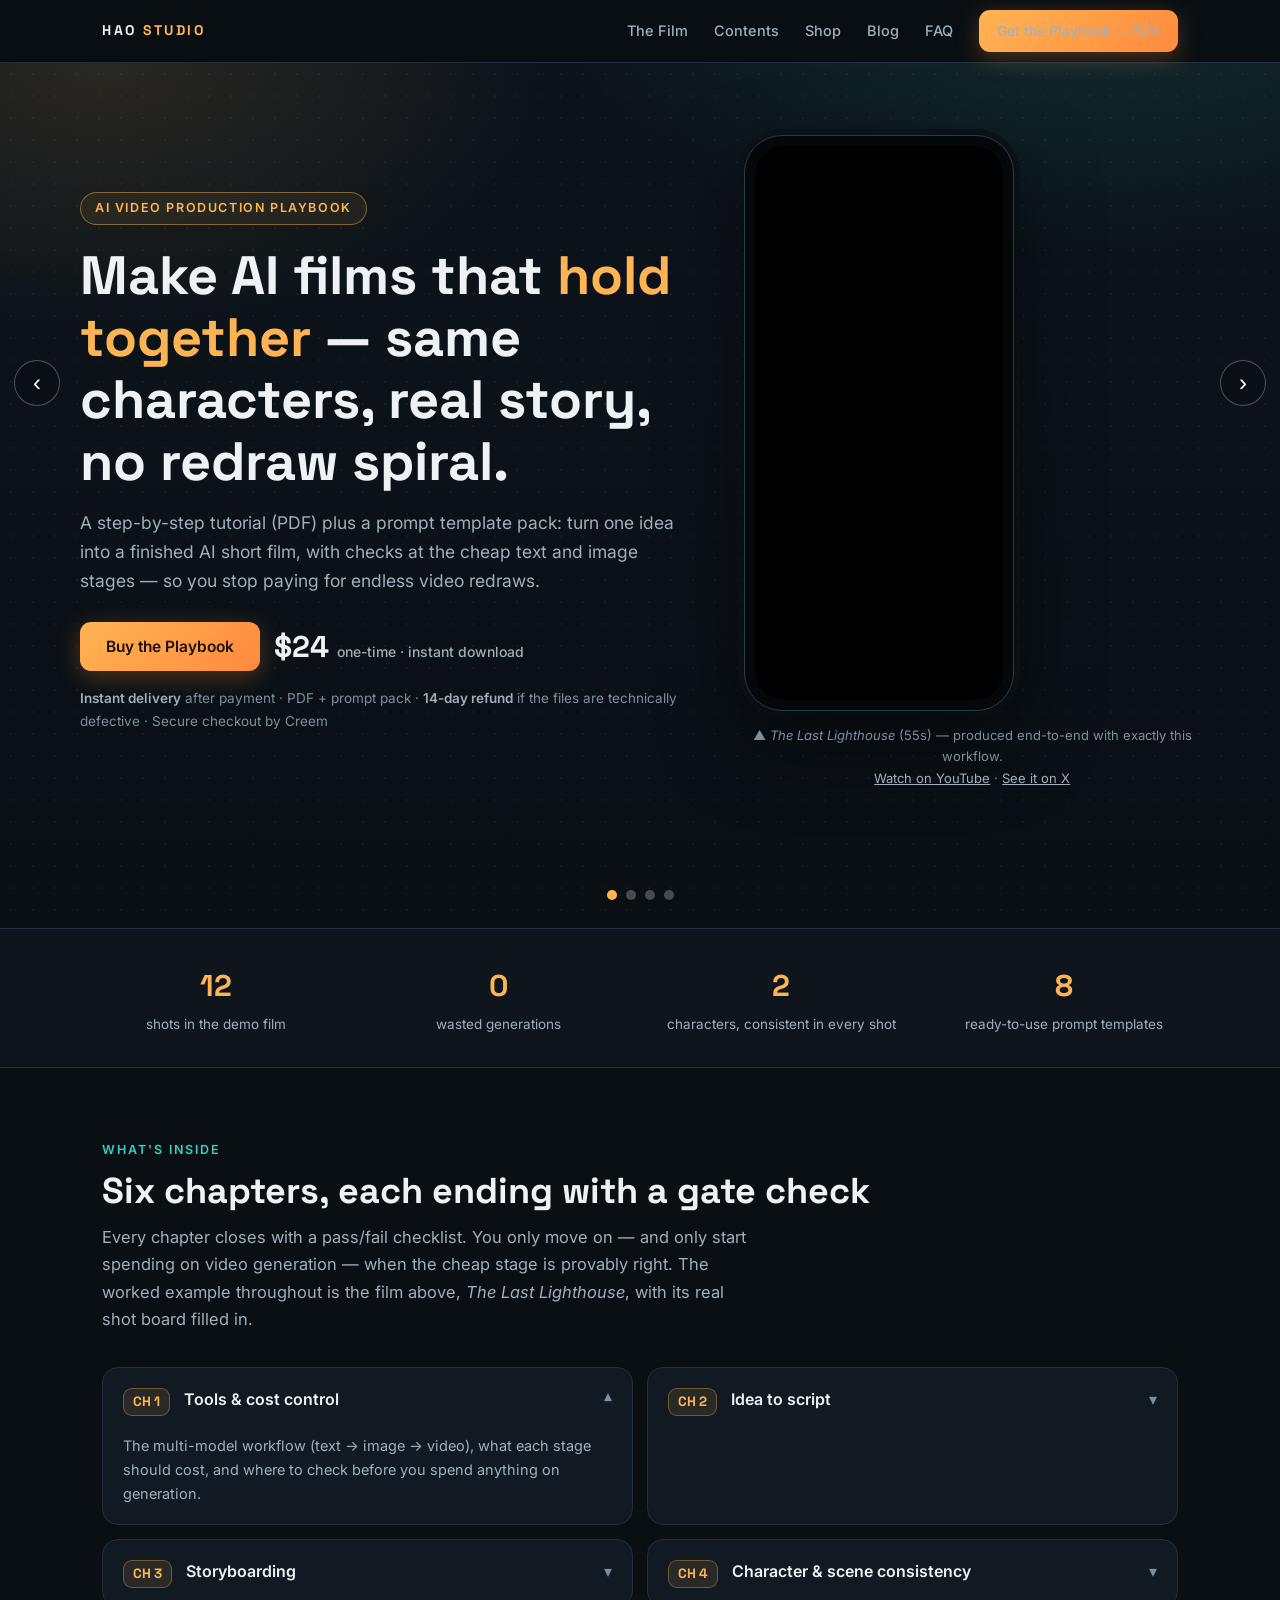
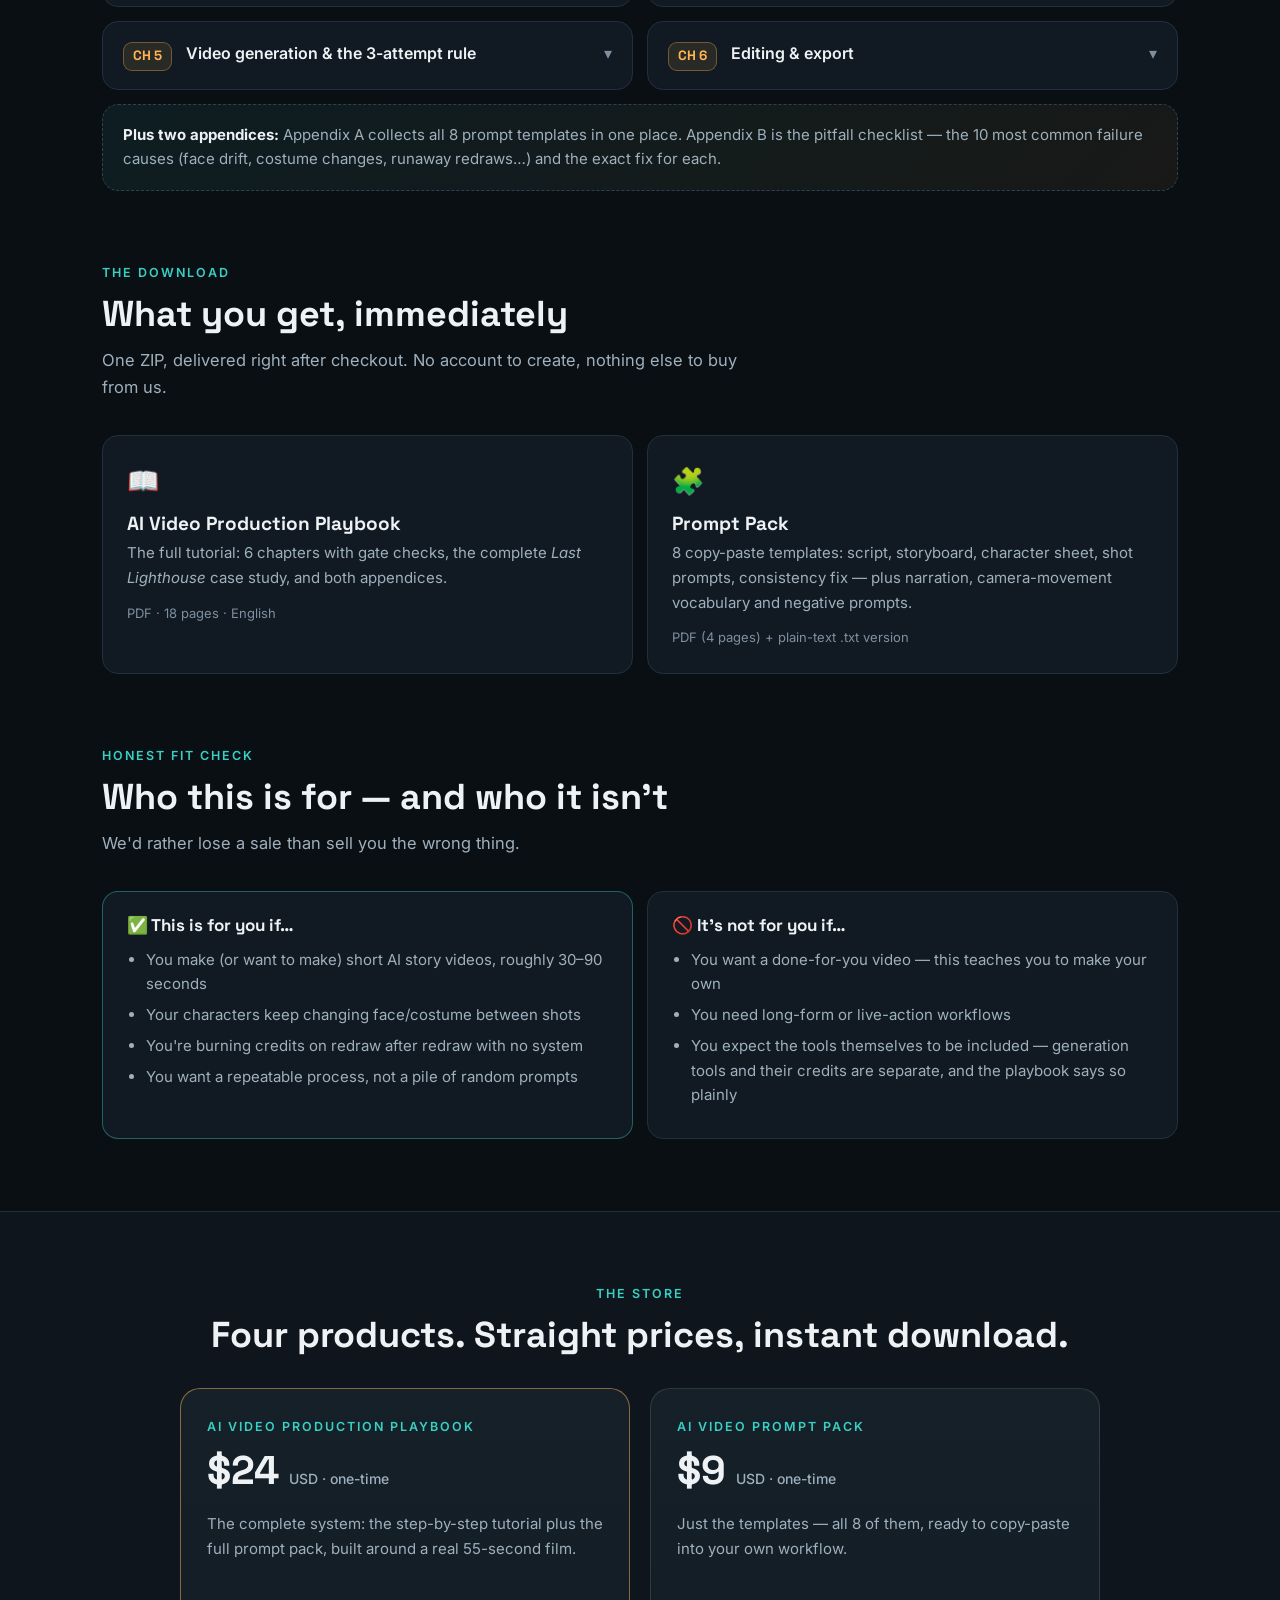
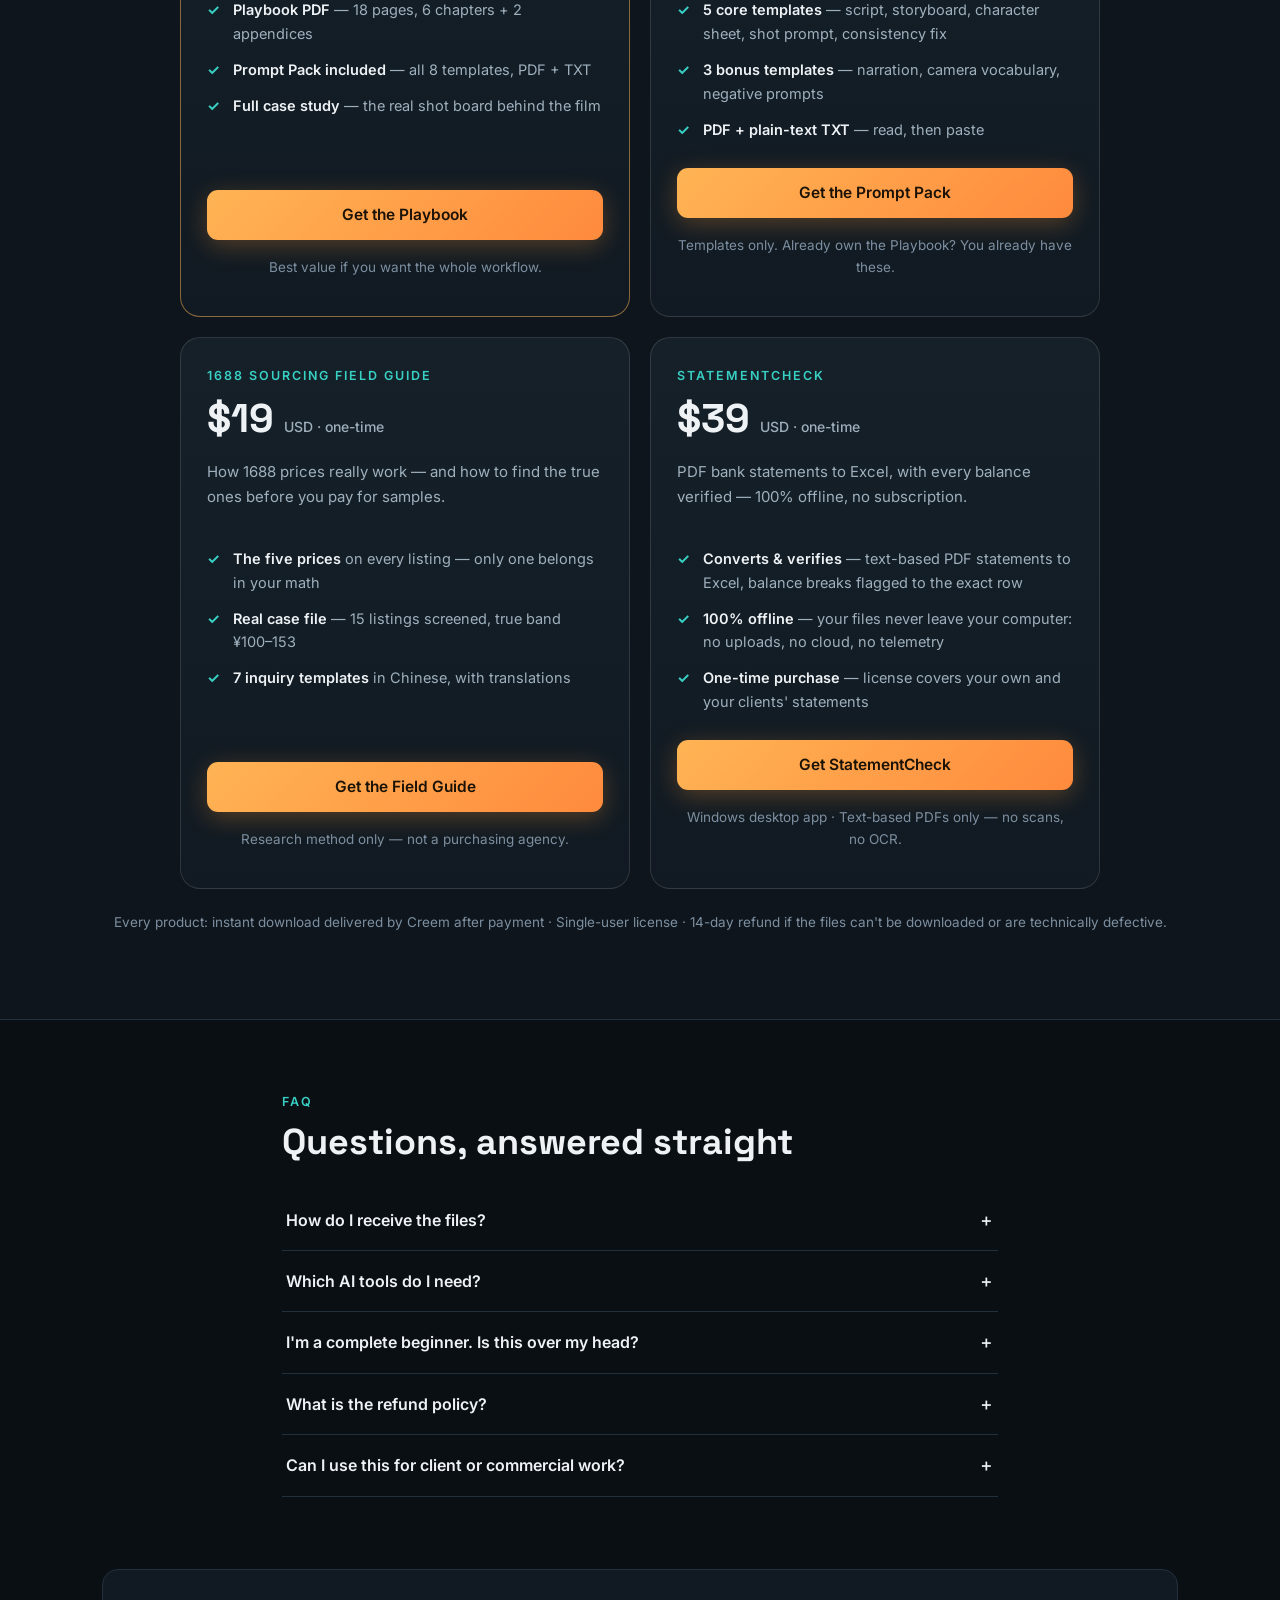
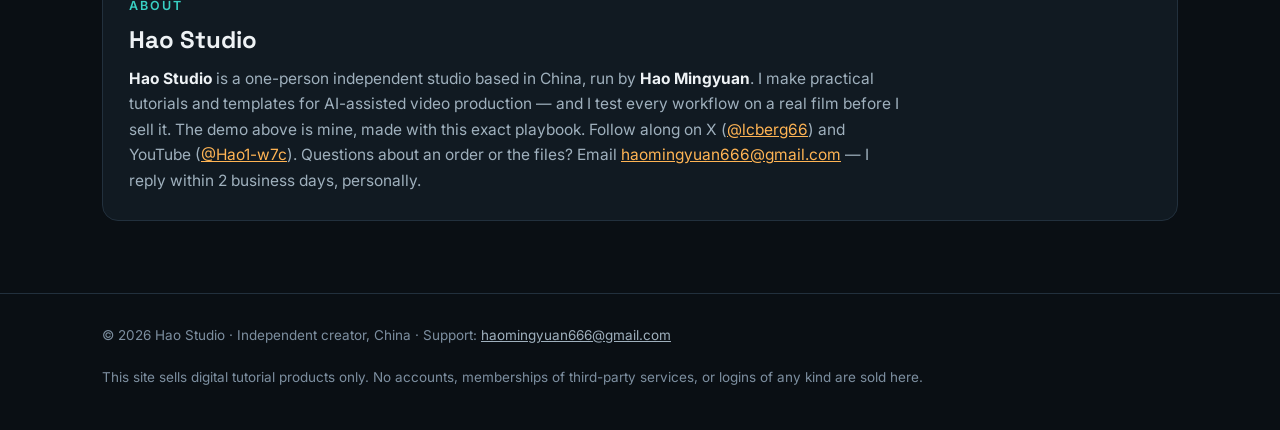
<file: index.html>
<!DOCTYPE html>
<html lang="en">
<head>
<meta charset="UTF-8">
<meta name="viewport" content="width=device-width, initial-scale=1.0">
<title>AI Video Production Playbook — Hao Studio</title>
<meta name="description" content="A step-by-step playbook + prompt pack for making consistent, story-driven AI short films without burning money on redraws. Includes a real 12-shot film made with the workflow.">
<meta name="google-site-verification" content="j3TOc1_t5Q7XDCY31BvhJDzmXnOafMv4Sb3J3zqsr0Y">
<link rel="icon" href="data:image/svg+xml,<svg xmlns='http://www.w3.org/2000/svg' viewBox='0 0 100 100'><text y='.9em' font-size='90'>🗼</text></svg>">
<link rel="preconnect" href="https://fonts.googleapis.com">
<link rel="preconnect" href="https://fonts.gstatic.com" crossorigin>
<link href="https://fonts.googleapis.com/css2?family=Space+Grotesk:wght@500;600;700&family=Inter:wght@400;500;600&display=swap" rel="stylesheet">
<style>
  :root{
    --bg:#0a0f14; --bg2:#0e151c; --panel:#111a22; --panel2:#152029;
    --line:#22303d; --ink:#eef2f5; --mut:#9fb0bd; --mut2:#7d8fa0;
    --amber:#ffb454; --amber2:#ff8a3d; --teal:#39d0c4;
    --radius:16px;
  }
  *{box-sizing:border-box}
  html{scroll-behavior:smooth}
  body{margin:0;background:var(--bg);color:var(--ink);font-family:'Inter',-apple-system,'Segoe UI',Roboto,Arial,sans-serif;line-height:1.65;-webkit-font-smoothing:antialiased}
  h1,h2,h3{font-family:'Space Grotesk','Inter',sans-serif;line-height:1.15;margin:0}
  a{color:var(--amber)}
  .wrap{max-width:1120px;margin:0 auto;padding:0 22px}

  /* nav */
  nav{position:sticky;top:0;z-index:20;background:rgba(10,15,20,.82);backdrop-filter:blur(10px);border-bottom:1px solid var(--line)}
  .nav-in{display:flex;align-items:center;justify-content:space-between;height:62px}
  .logo{font-family:'Space Grotesk';font-weight:700;letter-spacing:2.5px;font-size:14px;text-transform:uppercase;color:var(--ink);text-decoration:none}
  .logo span{color:var(--amber)}
  .nav-links{display:flex;gap:26px;align-items:center}
  .nav-links a{color:var(--mut);text-decoration:none;font-size:14.5px;font-weight:500}
  .nav-links a:hover{color:var(--ink)}
  @media(max-width:640px){.nav-links a:not(.btn){display:none}}

  .btn{display:inline-block;background:linear-gradient(135deg,var(--amber),var(--amber2));color:#1a1206;padding:12px 26px;border-radius:11px;text-decoration:none;font-weight:600;font-size:15.5px;box-shadow:0 6px 24px rgba(255,150,50,.28);transition:transform .15s ease,box-shadow .15s ease}
  .btn:hover{transform:translateY(-1px);box-shadow:0 10px 30px rgba(255,150,50,.36)}
  .btn.small{padding:9px 18px;font-size:14px}
  .btn.ghost{background:transparent;color:var(--ink);border:1px solid var(--line);box-shadow:none}
  .btn.ghost:hover{border-color:var(--mut2)}

  /* hero */
  .hero{position:relative;overflow:hidden;background:
    radial-gradient(900px 480px at 85% -10%,rgba(57,208,196,.13),transparent 60%),
    radial-gradient(800px 500px at 8% 0%,rgba(255,180,84,.12),transparent 55%),
    linear-gradient(180deg,#0c141b,#0a0f14)}
  .hero::after{content:"";position:absolute;inset:0;background-image:radial-gradient(rgba(255,255,255,.045) 1px,transparent 1px);background-size:22px 22px;pointer-events:none}
  .hero-in{position:relative;z-index:1;display:grid;grid-template-columns:1.15fr .85fr;gap:48px;padding:72px 0 84px;align-items:center}
  @media(max-width:880px){.hero-in{grid-template-columns:1fr;padding:52px 0 64px}}
  .badge{display:inline-block;border:1px solid rgba(255,180,84,.45);color:var(--amber);border-radius:999px;padding:5px 14px;font-size:12.5px;font-weight:600;letter-spacing:1.6px;text-transform:uppercase;background:rgba(255,180,84,.07)}
  .hero h1{font-size:clamp(34px,4.6vw,54px);font-weight:700;margin:20px 0 16px}
  .hero h1 em{font-style:normal;color:var(--amber)}
  .hero .sub{color:var(--mut);font-size:17.5px;max-width:54ch;margin:0 0 26px}
  .cta-row{display:flex;gap:14px;flex-wrap:wrap;align-items:center}
  .price-tag{font-family:'Space Grotesk';font-size:30px;font-weight:700}
  .price-tag small{font-size:14px;color:var(--mut);font-family:'Inter';font-weight:500}
  .trust{color:var(--mut2);font-size:13.5px;margin-top:16px}
  .trust b{color:var(--mut);font-weight:600}

  /* phone frame */
  .phone-col{display:flex;justify-content:center}
  .phone{width:270px;max-width:78vw;aspect-ratio:9/19.2;background:#05080b;border:1px solid #2b3a47;border-radius:38px;padding:10px;box-shadow:0 30px 80px rgba(0,0,0,.55),0 0 0 6px #0d141a}
  .phone .screen{border-radius:29px;overflow:hidden;height:100%;background:#000}
  .phone iframe{width:100%;height:100%;border:0;display:block}
  .phone-cap{text-align:center;color:var(--mut2);font-size:13px;margin-top:14px}
  .phone-cap a{color:var(--mut)}

  /* stats */
  .stats{border-top:1px solid var(--line);border-bottom:1px solid var(--line);background:var(--bg2)}
  .stats-in{display:grid;grid-template-columns:repeat(4,1fr);gap:10px;padding:26px 0}
  @media(max-width:760px){.stats-in{grid-template-columns:repeat(2,1fr)}}
  .stat{text-align:center;padding:6px}
  .stat .n{font-family:'Space Grotesk';font-size:30px;font-weight:700;color:var(--amber)}
  .stat .l{color:var(--mut);font-size:13.5px;margin-top:2px}

  section{padding:72px 0}
  .kicker{color:var(--teal);font-size:12.5px;font-weight:600;letter-spacing:2px;text-transform:uppercase}
  .sec-h{font-size:clamp(26px,3.4vw,36px);font-weight:700;margin:10px 0 12px}
  .sec-sub{color:var(--mut);max-width:66ch;margin:0 0 34px;font-size:16.5px}

  /* chapter cards */
  .chapters{display:grid;grid-template-columns:1fr 1fr;gap:14px}
  @media(max-width:760px){.chapters{grid-template-columns:1fr}}
  details.ch{background:var(--panel);border:1px solid var(--line);border-radius:var(--radius);padding:0;overflow:hidden}
  details.ch summary{cursor:pointer;list-style:none;padding:18px 20px;display:flex;gap:14px;align-items:flex-start}
  details.ch summary::-webkit-details-marker{display:none}
  details.ch summary:hover{background:var(--panel2)}
  .ch .num{font-family:'Space Grotesk';font-weight:700;color:var(--amber);background:rgba(255,180,84,.1);border:1px solid rgba(255,180,84,.35);border-radius:9px;padding:2px 9px;font-size:13.5px;white-space:nowrap;margin-top:2px}
  .ch .t{font-weight:600;font-size:16px}
  .ch .d{color:var(--mut);font-size:14.5px;padding:0 20px 18px 20px;margin:0}
  .ch .chev{margin-left:auto;color:var(--mut2);transition:transform .2s}
  details.ch[open ] .chev{transform:rotate(180deg)}
  .appendix{margin-top:14px;background:linear-gradient(135deg,rgba(57,208,196,.08),rgba(255,180,84,.06));border:1px dashed #2c4250;border-radius:var(--radius);padding:18px 20px;color:var(--mut);font-size:15px}
  .appendix b{color:var(--ink)}

  /* inside the download */
  .inside{display:grid;grid-template-columns:1fr 1fr;gap:14px}
  @media(max-width:760px){.inside{grid-template-columns:1fr}}
  .file-card{background:var(--panel);border:1px solid var(--line);border-radius:var(--radius);padding:24px}
  .file-card .ic{font-size:26px}
  .file-card h3{font-size:19px;margin:10px 0 6px}
  .file-card p{color:var(--mut);font-size:15px;margin:0}
  .file-card .meta{margin-top:12px;color:var(--mut2);font-size:13px}

  /* for / not for */
  .fit{display:grid;grid-template-columns:1fr 1fr;gap:14px}
  @media(max-width:760px){.fit{grid-template-columns:1fr}}
  .fit-card{border-radius:var(--radius);padding:24px;border:1px solid var(--line);background:var(--panel)}
  .fit-card.yes{border-color:rgba(57,208,196,.4)}
  .fit-card h3{font-size:17px;margin:0 0 12px}
  .fit-card ul{margin:0;padding-left:19px;color:var(--mut);font-size:15px}
  .fit-card li{margin:6px 0}

  /* pricing */
  .pricing{background:var(--bg2);border-top:1px solid var(--line);border-bottom:1px solid var(--line)}
  .price-card{max-width:560px;margin:0 auto;background:linear-gradient(180deg,var(--panel2),var(--panel));border:1px solid rgba(255,180,84,.4);border-radius:20px;padding:34px 34px 30px;box-shadow:0 24px 60px rgba(0,0,0,.4)}
  .price-card .p{font-family:'Space Grotesk';font-size:46px;font-weight:700}
  .price-card .p small{font-size:15px;color:var(--mut);font-family:'Inter';font-weight:500}
  .price-card ul{list-style:none;margin:20px 0 24px;padding:0}
  .price-card li{padding:7px 0 7px 28px;position:relative;color:var(--mut);font-size:15.5px}
  .price-card li::before{content:"✓";position:absolute;left:0;color:var(--teal);font-weight:700}
  .price-card li b{color:var(--ink);font-weight:600}
  .price-card .btn{display:block;text-align:center}
  .guarantee{color:var(--mut2);font-size:13.5px;text-align:center;margin-top:16px}
  .alt-buy{border-top:1px dashed rgba(255,255,255,.14);margin-top:20px;padding-top:16px;text-align:center;color:var(--mut);font-size:14.5px}
  .alt-buy a{color:var(--amber);font-weight:600;text-decoration:none}
  .alt-buy a:hover{text-decoration:underline}
  .guide-card{max-width:560px;margin:0 auto;background:linear-gradient(180deg,var(--panel2),var(--panel));border:1px solid rgba(45,212,191,.35);border-radius:20px;padding:34px 34px 30px;box-shadow:0 24px 60px rgba(0,0,0,.4)}
  .guide-card .p{font-family:'Space Grotesk';font-size:46px;font-weight:700}
  .guide-card .p small{font-size:15px;color:var(--mut);font-family:'Inter';font-weight:500}
  .guide-card ul{list-style:none;margin:20px 0 24px;padding:0}
  .guide-card li{padding:7px 0 7px 28px;position:relative;color:var(--mut);font-size:15.5px}
  .guide-card li::before{content:"✓";position:absolute;left:0;color:var(--teal);font-weight:700}
  .guide-card li b{color:var(--ink);font-weight:600}
  .guide-card .btn{display:block;text-align:center}
  .guide-card .hook{color:var(--mut);font-size:16px;margin-top:10px}
  .hero{position:relative}
  .slide{display:none}
  .slide.active{display:block;animation:fadein .45s ease}
  @keyframes fadein{from{opacity:0;transform:translateY(8px)}to{opacity:1;transform:none}}
  .car-btn{position:absolute;top:320px;transform:translateY(-50%);z-index:6;width:46px;height:46px;border-radius:50%;border:1px solid rgba(255,255,255,.28);background:rgba(10,14,20,.55);color:#fff;font-size:24px;line-height:1;cursor:pointer}
  .car-btn:hover{border-color:var(--amber);color:var(--amber)}
  .car-btn.prev{left:14px}
  .car-btn.next{right:14px}
  .car-dots{display:flex;gap:9px;justify-content:center;padding:4px 0 28px}
  .car-dots button{width:10px;height:10px;border-radius:50%;border:none;background:rgba(255,255,255,.25);cursor:pointer;padding:0}
  .car-dots button.on{background:var(--amber)}
  @media(max-width:760px){.car-btn{width:38px;height:38px;font-size:19px;top:280px}.car-btn.prev{left:6px}.car-btn.next{right:6px}}
  .doc{background:#f7f3ea;color:#1c2330;border-radius:14px;padding:22px 22px 16px;box-shadow:0 24px 60px rgba(0,0,0,.45);transform:rotate(-1.2deg);max-width:430px;margin:0 auto;text-align:left}
  .doc h4{margin:0 0 4px;font-size:13px;letter-spacing:.05em;text-transform:uppercase;color:#8a6d1f}
  .doc .dt{font-family:'Space Grotesk';font-size:20px;font-weight:700;margin-bottom:10px}
  .doc table{width:100%;border-collapse:collapse;font-size:13px}
  .doc th,.doc td{border-bottom:1px solid #ddd3bd;padding:6px 4px;text-align:left;vertical-align:top}
  .doc th{font-weight:600;white-space:nowrap}
  .doc .ok{color:#0d7a5f;font-weight:700}
  .doc .bad{color:#b3382c;font-weight:600}
  .doc .field{border:1.5px dashed #b9a86f;border-radius:8px;padding:8px 10px;font-size:13.5px;margin:8px 0;background:#fffdf6}
  .doc .fl{font-size:11px;letter-spacing:.06em;text-transform:uppercase;color:#8a6d1f;font-weight:700}
  .doc .doc-note{font-size:12.5px;color:#6b7280;margin:10px 0 2px}
  .shop-grid{display:grid;grid-template-columns:repeat(2,1fr);gap:20px;align-items:stretch;max-width:920px;margin:0 auto}
  .shop-card{background:linear-gradient(180deg,var(--panel2),var(--panel));border:1px solid rgba(255,255,255,.12);border-radius:20px;padding:28px 26px 24px;display:flex;flex-direction:column}
  .shop-card.featured{border-color:rgba(255,180,84,.5)}
  .shop-card .p{font-family:'Space Grotesk';font-size:40px;font-weight:700}
  .shop-card .p small{font-size:14px;color:var(--mut);font-family:'Inter';font-weight:500}
  .shop-card .hook{color:var(--mut);font-size:15px;margin-top:8px}
  .shop-card ul{list-style:none;margin:16px 0 20px;padding:0}
  .shop-card li{padding:6px 0 6px 26px;position:relative;color:var(--mut);font-size:14.5px}
  .shop-card li::before{content:"✓";position:absolute;left:0;color:var(--teal);font-weight:700}
  .shop-card li b{color:var(--ink);font-weight:600}
  .shop-card .btn{margin-top:auto;text-align:center}
  @media(max-width:920px){.shop-grid{grid-template-columns:1fr}}

  /* faq */
  .faq{max-width:760px}
  details.qa{border-bottom:1px solid var(--line)}
  details.qa summary{cursor:pointer;list-style:none;padding:17px 4px;font-weight:600;font-size:16px;display:flex;justify-content:space-between;gap:12px}
  details.qa summary::-webkit-details-marker{display:none}
  details.qa p{color:var(--mut);margin:0 0 18px;padding:0 4px;font-size:15px;max-width:64ch}

  /* about + footer */
  .about{background:var(--panel);border:1px solid var(--line);border-radius:var(--radius);padding:26px}
  .about p{color:var(--mut);margin:0;font-size:15.5px;max-width:78ch}
  .about b{color:var(--ink)}
  footer{border-top:1px solid var(--line);padding:30px 0 42px;color:var(--mut2);font-size:13.5px}
  footer .cols{display:flex;justify-content:space-between;gap:20px;flex-wrap:wrap}
  footer a{color:var(--mut)}
</style>
</head>
<body>

<nav>
  <div class="wrap nav-in">
    <a class="logo" href="#">Hao <span>Studio</span></a>
    <div class="nav-links">
      <a href="#film">The Film</a>
      <a href="#contents">Contents</a>
      <a href="#shop">Shop</a>
      <a href="/blog/">Blog</a>
      <a href="#faq">FAQ</a>
      <a class="btn small" href="https://www.creem.io/product/prod_5D47vS65nFsqtTf9b8untx">Get the Playbook — $24</a>
    </div>
  </div>
</nav>

<header class="hero" id="film">
  <button class="car-btn prev" aria-label="Previous product">&#8249;</button>
  <button class="car-btn next" aria-label="Next product">&#8250;</button>

  <div class="slide active">
    <div class="wrap hero-in">
      <div>
        <span class="badge">AI Video Production Playbook</span>
        <h1>Make AI films that <em>hold together</em> — same characters, real story, no redraw spiral.</h1>
        <p class="sub">A step-by-step tutorial (PDF) plus a prompt template pack: turn one idea into a finished AI short film, with checks at the cheap text and image stages — so you stop paying for endless video redraws.</p>
        <div class="cta-row">
          <a class="btn" href="https://www.creem.io/product/prod_5D47vS65nFsqtTf9b8untx">Buy the Playbook</a>
          <span class="price-tag">$24 <small>one-time · instant download</small></span>
        </div>
        <p class="trust"><b>Instant delivery</b> after payment · PDF + prompt pack · <b>14-day refund</b> if the files are technically defective · Secure checkout by Creem</p>
      </div>
      <div class="phone-col">
        <div>
          <div class="phone">
            <div class="screen">
              <iframe src="https://www.youtube.com/embed/mT4rlyXJbD8" title="The Last Lighthouse — AI short film made with this playbook" loading="lazy" allow="accelerometer; autoplay; encrypted-media; picture-in-picture" allowfullscreen></iframe>
            </div>
          </div>
          <p class="phone-cap">▲ <i>The Last Lighthouse</i> (55s) — produced end-to-end with exactly this workflow.<br><a href="https://youtube.com/shorts/mT4rlyXJbD8">Watch on YouTube</a> · <a href="https://x.com/lcberg66/status/2121867556634190144">See it on X</a></p>
        </div>
      </div>
    </div>
  </div>

  <div class="slide">
    <div class="wrap hero-in">
      <div>
        <span class="badge">AI Video Prompt Pack</span>
        <h1>The 8 templates behind a film with <em>zero redraws</em>.</h1>
        <p class="sub">Just the prompts: script, storyboard, character sheet, shot prompt and the consistency fix — plus narration, camera-movement and negative-prompt bonuses. The exact templates used to finish a 55-second film in 12 shots.</p>
        <div class="cta-row">
          <a class="btn" href="https://www.creem.io/product/prod_6ztDgfFOknyuvSxs7vQGsj">Buy the Prompt Pack</a>
          <span class="price-tag">$9 <small>one-time · instant download</small></span>
        </div>
        <p class="trust"><b>Instant delivery</b> after payment · PDF + copy-paste TXT · Templates only — no tutorial · <b>14-day refund</b> if the files are technically defective</p>
      </div>
      <div class="phone-col">
        <div>
          <div class="doc">
            <h4>Template 03 · Character Sheet</h4>
            <div class="dt">Lock the character before you generate</div>
            <div class="field"><span class="fl">Face anchors</span><br>Weathered skin, deep-set eyes, grey-streaked beard</div>
            <div class="field"><span class="fl">Costume anchors</span><br>Mustard oilskin jacket, wool watch cap, brass lamp key on a cord</div>
            <div class="field"><span class="fl">Never change</span><br>Age, face shape, jacket colour — in any shot, any weather</div>
            <p class="doc-note">Shown filled in with the keeper from The Last Lighthouse — 1 of 8 templates in the pack.</p>
          </div>
          <p class="phone-cap">▲ Inside the pack: the character-sheet template that kept the same man in all 12 shots.</p>
        </div>
      </div>
    </div>
  </div>

  <div class="slide">
    <div class="wrap hero-in">
      <div>
        <span class="badge">1688 Sourcing Field Guide</span>
        <h1>1688's cheapest price is <em>bait</em>. Find the real one.</h1>
        <p class="sub">How the platform's prices actually work — the five prices on every listing, the red flags you can judge from chat alone, and a complete real investigation: 15 listings screened, 9 suppliers questioned in Chinese, every quote logged.</p>
        <div class="cta-row">
          <a class="btn" href="https://www.creem.io/product/prod_7CuYU5mcz5ywyO2rtWuAlC">Buy the Field Guide</a>
          <span class="price-tag">$19 <small>one-time · instant download</small></span>
        </div>
        <p class="trust"><b>Instant delivery</b> after payment · 14-page PDF + 7 inquiry templates (Chinese, with translations) · Research method only — not a purchasing agency</p>
      </div>
      <div class="phone-col">
        <div>
          <div class="doc">
            <h4>Case file · Pet water dispenser 3.2L / 304</h4>
            <div class="dt">One product, five prices</div>
            <table>
              <tr><th>Listing price</th><td>¥29.80</td><td class="bad">Bait — plastic / parts only</td></tr>
              <tr><th>Chat "quote"</th><td>¥65</td><td class="bad">Unverified — name card, no numbers</td></tr>
              <tr><th>Red-packet price</th><td>¥61</td><td class="bad">Full unit unconfirmed</td></tr>
              <tr><th>Ex-factory · 200 pcs</th><td>¥108</td><td class="ok">Confirmed</td></tr>
              <tr><th>Ex-factory · 500 pcs</th><td>¥106</td><td class="ok">Confirmed</td></tr>
            </table>
            <p class="doc-note">True band ¥100–153. The only prices that belong in your math: ¥106–108 (≈ $15.89–16.19).</p>
          </div>
          <p class="phone-cap">▲ From the guide's case file — real numbers, suppliers anonymized.</p>
        </div>
      </div>
    </div>
  </div>

  <div class="slide">
    <div class="wrap hero-in">
      <div>
        <span class="badge">StatementCheck</span>
        <h1>Bank statements to Excel — with <em>every balance checked</em>.</h1>
        <p class="sub">A Windows desktop app that converts text-based PDF bank statements to Excel and re-adds every balance as it goes. Breaks are flagged to the exact row, not buried — and it runs 100% offline, so your files never leave your computer.</p>
        <div class="cta-row">
          <a class="btn" href="https://www.creem.io/product/prod_aAiByVAcqsTfVxlLkHfJC">Buy StatementCheck</a>
          <span class="price-tag">$39 <small>one-time · instant download</small></span>
        </div>
        <p class="trust"><b>Instant delivery</b> after payment · Windows app, no subscription · License covers your own and your clients' statements · Text-based PDFs only — no scans, no OCR</p>
      </div>
      <div class="phone-col">
        <div>
          <div class="doc">
            <h4>StatementCheck · Verification report</h4>
            <div class="dt">Sample statement — 25 transactions checked</div>
            <table>
              <tr><th>Transactions read</th><td>25</td><td class="ok">All rows parsed</td></tr>
              <tr><th>Balance break</th><td>Row 14</td><td class="bad">Expected 8,489.82 · found 8,499.82 · +10.00</td></tr>
              <tr><th>Totals</th><td>Live SUM</td><td class="ok">Recomputed in Excel</td></tr>
              <tr><th>Needs review</th><td>8 rows</td><td class="ok">Flagged, not hidden</td></tr>
            </table>
            <p class="doc-note">From a real verification run — the +10.00 break above was planted in the sample on purpose. StatementCheck found it, to the row.</p>
          </div>
          <p class="phone-cap">▲ Inside the app: the checker catches what a quick glance never would.</p>
        </div>
      </div>
    </div>
  </div>

  <div class="car-dots">
    <button class="on" aria-label="Show the Playbook"></button>
    <button aria-label="Show the Prompt Pack"></button>
    <button aria-label="Show the 1688 Field Guide"></button>
    <button aria-label="Show StatementCheck"></button>
  </div>
</header>

<div class="stats">
  <div class="wrap stats-in">
    <div class="stat"><div class="n">12</div><div class="l">shots in the demo film</div></div>
    <div class="stat"><div class="n">0</div><div class="l">wasted generations</div></div>
    <div class="stat"><div class="n">2</div><div class="l">characters, consistent in every shot</div></div>
    <div class="stat"><div class="n">8</div><div class="l">ready-to-use prompt templates</div></div>
  </div>
</div>

<section id="contents">
  <div class="wrap">
    <div class="kicker">What's inside</div>
    <h2 class="sec-h">Six chapters, each ending with a gate check</h2>
    <p class="sec-sub">Every chapter closes with a pass/fail checklist. You only move on — and only start spending on video generation — when the cheap stage is provably right. The worked example throughout is the film above, <i>The Last Lighthouse</i>, with its real shot board filled in.</p>
    <div class="chapters">
      <details class="ch" open>
        <summary><span class="num">CH 1</span><span class="t">Tools &amp; cost control</span><span class="chev">▾</span></summary>
        <p class="d">The multi-model workflow (text → image → video), what each stage should cost, and where to check before you spend anything on generation.</p>
      </details>
      <details class="ch">
        <summary><span class="num">CH 2</span><span class="t">Idea to script</span><span class="chev">▾</span></summary>
        <p class="d">Turning one sentence of an idea into a story outline and a scene-by-scene script that a generation tool can actually follow.</p>
      </details>
      <details class="ch">
        <summary><span class="num">CH 3</span><span class="t">Storyboarding</span><span class="chev">▾</span></summary>
        <p class="d">Writing a shot list with framing, action and duration per shot — the document that keeps a 12-shot film coherent instead of random.</p>
      </details>
      <details class="ch">
        <summary><span class="num">CH 4</span><span class="t">Character &amp; scene consistency</span><span class="chev">▾</span></summary>
        <p class="d">Reference sheets, fixed character anchors and style anchors: how the same keeper and the same daughter appear in all 12 shots of the demo film.</p>
      </details>
      <details class="ch">
        <summary><span class="num">CH 5</span><span class="t">Video generation &amp; the 3-attempt rule</span><span class="chev">▾</span></summary>
        <p class="d">Keyframes first, hardest shot first, and a hard budget of 3 attempts per shot — the rule that kept the demo film at zero wasted generations.</p>
      </details>
      <details class="ch">
        <summary><span class="num">CH 6</span><span class="t">Editing &amp; export</span><span class="chev">▾</span></summary>
        <p class="d">Assembly, trims, subtitles, loudness (−14 LUFS) and the export settings for Shorts, TikTok and Reels.</p>
      </details>
    </div>
    <div class="appendix"><b>Plus two appendices:</b> Appendix A collects all 8 prompt templates in one place. Appendix B is the pitfall checklist — the 10 most common failure causes (face drift, costume changes, runaway redraws…) and the exact fix for each.</div>
  </div>
</section>

<section style="padding-top:0">
  <div class="wrap">
    <div class="kicker">The download</div>
    <h2 class="sec-h">What you get, immediately</h2>
    <p class="sec-sub">One ZIP, delivered right after checkout. No account to create, nothing else to buy from us.</p>
    <div class="inside">
      <div class="file-card">
        <div class="ic">📖</div>
        <h3>AI Video Production Playbook</h3>
        <p>The full tutorial: 6 chapters with gate checks, the complete <i>Last Lighthouse</i> case study, and both appendices.</p>
        <div class="meta">PDF · 18 pages · English</div>
      </div>
      <div class="file-card">
        <div class="ic">🧩</div>
        <h3>Prompt Pack</h3>
        <p>8 copy-paste templates: script, storyboard, character sheet, shot prompts, consistency fix — plus narration, camera-movement vocabulary and negative prompts.</p>
        <div class="meta">PDF (4 pages) + plain-text .txt version</div>
      </div>
    </div>
  </div>
</section>

<section style="padding-top:0">
  <div class="wrap">
    <div class="kicker">Honest fit check</div>
    <h2 class="sec-h">Who this is for — and who it isn't</h2>
    <p class="sec-sub">We'd rather lose a sale than sell you the wrong thing.</p>
    <div class="fit">
      <div class="fit-card yes">
        <h3>✅ This is for you if…</h3>
        <ul>
          <li>You make (or want to make) short AI story videos, roughly 30–90 seconds</li>
          <li>Your characters keep changing face/costume between shots</li>
          <li>You're burning credits on redraw after redraw with no system</li>
          <li>You want a repeatable process, not a pile of random prompts</li>
        </ul>
      </div>
      <div class="fit-card">
        <h3>🚫 It's not for you if…</h3>
        <ul>
          <li>You want a done-for-you video — this teaches you to make your own</li>
          <li>You need long-form or live-action workflows</li>
          <li>You expect the tools themselves to be included — generation tools and their credits are separate, and the playbook says so plainly</li>
        </ul>
      </div>
    </div>
  </div>
</section>

<section class="pricing" id="shop">
  <div class="wrap">
    <div class="kicker" style="text-align:center">The Store</div>
    <h2 class="sec-h" style="text-align:center">Four products. Straight prices, instant download.</h2>
    <div style="height:20px"></div>
    <div class="shop-grid">
      <div class="shop-card featured">
        <div class="kicker">AI Video Production Playbook</div>
        <div class="p">$24 <small>USD · one-time</small></div>
        <p class="hook">The complete system: the step-by-step tutorial plus the full prompt pack, built around a real 55-second film.</p>
        <ul>
          <li><b>Playbook PDF</b> — 18 pages, 6 chapters + 2 appendices</li>
          <li><b>Prompt Pack included</b> — all 8 templates, PDF + TXT</li>
          <li><b>Full case study</b> — the real shot board behind the film</li>
        </ul>
        <a class="btn" href="https://www.creem.io/product/prod_5D47vS65nFsqtTf9b8untx">Get the Playbook</a>
        <p class="guarantee">Best value if you want the whole workflow.</p>
      </div>
      <div class="shop-card">
        <div class="kicker">AI Video Prompt Pack</div>
        <div class="p">$9 <small>USD · one-time</small></div>
        <p class="hook">Just the templates — all 8 of them, ready to copy-paste into your own workflow.</p>
        <ul>
          <li><b>5 core templates</b> — script, storyboard, character sheet, shot prompt, consistency fix</li>
          <li><b>3 bonus templates</b> — narration, camera vocabulary, negative prompts</li>
          <li><b>PDF + plain-text TXT</b> — read, then paste</li>
        </ul>
        <a class="btn" href="https://www.creem.io/product/prod_6ztDgfFOknyuvSxs7vQGsj">Get the Prompt Pack</a>
        <p class="guarantee">Templates only. Already own the Playbook? You already have these.</p>
      </div>
      <div class="shop-card">
        <div class="kicker">1688 Sourcing Field Guide</div>
        <div class="p">$19 <small>USD · one-time</small></div>
        <p class="hook">How 1688 prices really work — and how to find the true ones before you pay for samples.</p>
        <ul>
          <li><b>The five prices</b> on every listing — only one belongs in your math</li>
          <li><b>Real case file</b> — 15 listings screened, true band ¥100–153</li>
          <li><b>7 inquiry templates</b> in Chinese, with translations</li>
        </ul>
        <a class="btn" href="https://www.creem.io/product/prod_7CuYU5mcz5ywyO2rtWuAlC">Get the Field Guide</a>
        <p class="guarantee">Research method only — not a purchasing agency.</p>
      </div>
      <div class="shop-card">
        <div class="kicker">StatementCheck</div>
        <div class="p">$39 <small>USD · one-time</small></div>
        <p class="hook">PDF bank statements to Excel, with every balance verified — 100% offline, no subscription.</p>
        <ul>
          <li><b>Converts &amp; verifies</b> — text-based PDF statements to Excel, balance breaks flagged to the exact row</li>
          <li><b>100% offline</b> — your files never leave your computer: no uploads, no cloud, no telemetry</li>
          <li><b>One-time purchase</b> — license covers your own and your clients' statements</li>
        </ul>
        <a class="btn" href="https://www.creem.io/product/prod_aAiByVAcqsTfVxlLkHfJC">Get StatementCheck</a>
        <p class="guarantee">Windows desktop app · Text-based PDFs only — no scans, no OCR.</p>
      </div>
    </div>
    <p class="guarantee" style="margin-top:22px">Every product: instant download delivered by Creem after payment · Single-user license · 14-day refund if the files can't be downloaded or are technically defective.</p>
  </div>
</section>


<section id="faq">
  <div class="wrap faq">
    <div class="kicker">FAQ</div>
    <h2 class="sec-h">Questions, answered straight</h2>
    <div style="height:14px"></div>
    <details class="qa">
      <summary>How do I receive the files?<span>＋</span></summary>
      <p>Checkout is handled by Creem (our payment provider). Right after payment you get an instant download of one ZIP containing the Playbook PDF and the Prompt Pack (PDF + TXT). No physical goods, no subscription.</p>
    </details>
    <details class="qa">
      <summary>Which AI tools do I need?<span>＋</span></summary>
      <p>Any current image and video generation tools you already use — the workflow is tool-agnostic and Chapter 1 explains how to assign each stage. Tool subscriptions/credits are not included and are never sold here.</p>
    </details>
    <details class="qa">
      <summary>I'm a complete beginner. Is this over my head?<span>＋</span></summary>
      <p>No — it was written for beginners and intermediate creators. It assumes you can open a generation tool and type a prompt; everything beyond that is taught step by step, with the demo film as the worked example.</p>
    </details>
    <details class="qa">
      <summary>What is the refund policy?<span>＋</span></summary>
      <p>If the files cannot be downloaded or are technically defective, contact support within 14 days of purchase and we will fix the delivery or refund you in full. Because the content is delivered instantly and can be kept, completed downloads of working files are generally not refundable unless required by law.</p>
    </details>
    <details class="qa">
      <summary>Can I use this for client or commercial work?<span>＋</span></summary>
      <p>Yes — your license covers personal and commercial creative projects. What you may not do is resell, redistribute or share the tutorial files or the prompt pack themselves.</p>
    </details>
  </div>
</section>

<section style="padding-top:0">
  <div class="wrap">
    <div class="about">
      <div class="kicker">About</div>
      <h2 class="sec-h" style="font-size:24px">Hao Studio</h2>
      <p><b>Hao Studio</b> is a one-person independent studio based in China, run by <b>Hao Mingyuan</b>. I make practical tutorials and templates for AI-assisted video production — and I test every workflow on a real film before I sell it. The demo above is mine, made with this exact playbook. Follow along on X (<a href="https://x.com/lcberg66">@lcberg66</a>) and YouTube (<a href="https://youtube.com/@Hao1-w7c">@Hao1-w7c</a>). Questions about an order or the files? Email <a href="mailto:haomingyuan666@gmail.com">haomingyuan666@gmail.com</a> — I reply within 2 business days, personally.</p>
    </div>
  </div>
</section>

<footer>
  <div class="wrap cols">
    <div>© 2026 Hao Studio · Independent creator, China · Support: <a href="mailto:haomingyuan666@gmail.com">haomingyuan666@gmail.com</a></div>
    <div>This site sells digital tutorial products only. No accounts, memberships of third-party services, or logins of any kind are sold here.</div>
  </div>
</footer>

<script>
(function(){
  var slides=document.querySelectorAll('.slide'),dots=document.querySelectorAll('.car-dots button'),i=0,timer;
  function show(n){i=(n+slides.length)%slides.length;slides.forEach(function(s,k){s.classList.toggle('active',k===i)});dots.forEach(function(d,k){d.classList.toggle('on',k===i)});}
  function auto(){clearInterval(timer);timer=setInterval(function(){show(i+1)},9000);}
  document.querySelector('.car-btn.prev').addEventListener('click',function(){show(i-1);auto();});
  document.querySelector('.car-btn.next').addEventListener('click',function(){show(i+1);auto();});
  dots.forEach(function(d,k){d.addEventListener('click',function(){show(k);auto();});});
  auto();
})();
</script>
</body>
</html>
</file>
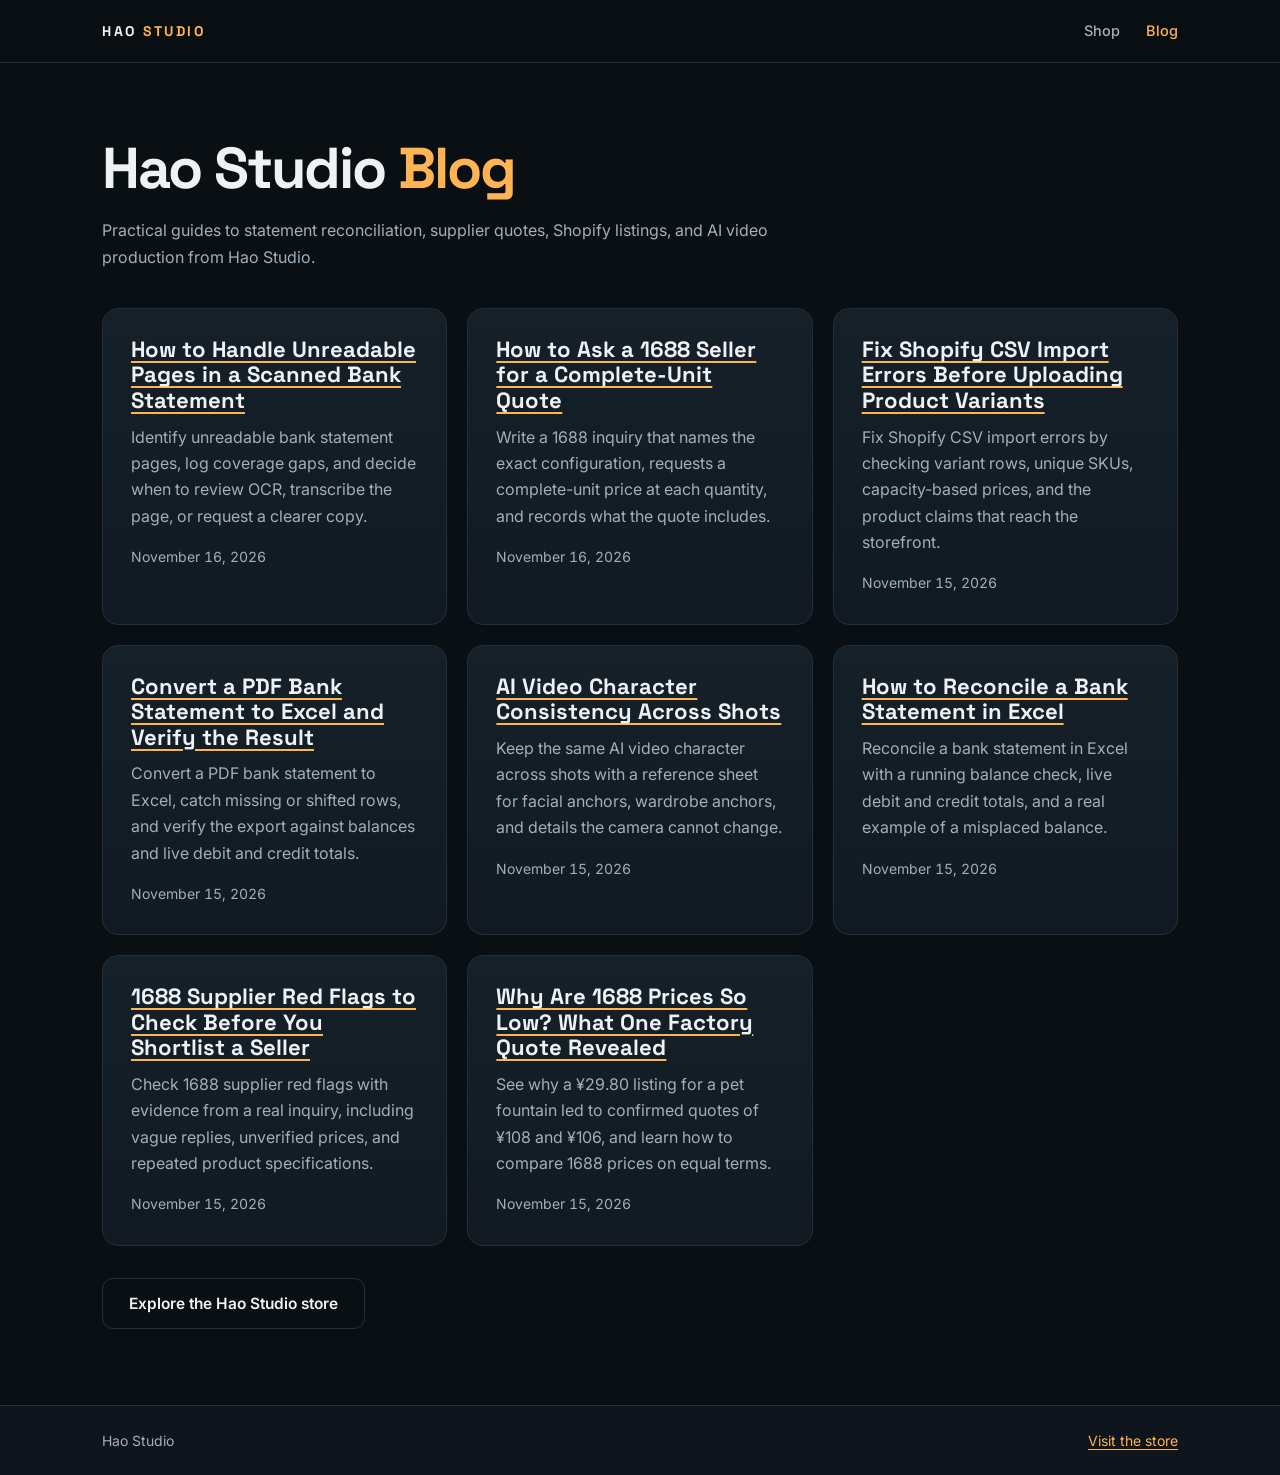
<file: blog/index.html>
<!doctype html>
<html lang="en">
<head>
  <meta charset="utf-8">
  <meta name="viewport" content="width=device-width, initial-scale=1">
  <meta name="theme-color" content="#0a0f14">
  <title>Blog | Hao Studio</title>
  <meta name="description" content="Practical guides to statement reconciliation, supplier quotes, Shopify listings, and AI video production from Hao Studio.">
  <link rel="canonical" href="https://haostudio.me/blog/">
  <meta property="og:site_name" content="Hao Studio">
  <meta property="og:title" content="Blog">
  <meta property="og:description" content="Practical guides to statement reconciliation, supplier quotes, Shopify listings, and AI video production from Hao Studio.">
  <meta property="og:type" content="website">
  <meta property="og:url" content="https://haostudio.me/blog/">
  <link rel="stylesheet" href="assets/blog.css">
<script type="application/ld+json">
{
  "@context": "https://schema.org",
  "@type": "CollectionPage",
  "name": "Hao Studio Blog",
  "url": "https://haostudio.me/blog/"
}
</script>
</head>
<body>
  <a class="skip" href="#main">Skip to content</a>
  <nav class="site-nav" aria-label="Main navigation">
    <div class="wrap nav-in">
      <a class="logo" href="https://haostudio.me">Hao <span>Studio</span></a>
      <div class="nav-links">
        <a href="https://haostudio.me">Shop</a>
        <a href="./" aria-current="page">Blog</a>
      </div>
    </div>
  </nav>
  <main id="main" class="wrap blog-wrap">
    <header class="blog-header">
      <h1>Hao Studio <em>Blog</em></h1>
      <p>Practical guides to statement reconciliation, supplier quotes, Shopify listings, and AI video production from Hao Studio.</p>
    </header>
    <div class="blog-grid">
      <article class="post-card"><h2><a href="unreadable-scanned-bank-statement-to-excel/">How to Handle Unreadable Pages in a Scanned Bank Statement</a></h2>
        <p>Identify unreadable bank statement pages, log coverage gaps, and decide when to review OCR, transcribe the page, or request a clearer copy.</p><time datetime="2026-11-16">November 16, 2026</time></article>
      <article class="post-card"><h2><a href="how-to-ask-for-a-quote-on-1688/">How to Ask a 1688 Seller for a Complete-Unit Quote</a></h2>
        <p>Write a 1688 inquiry that names the exact configuration, requests a complete-unit price at each quantity, and records what the quote includes.</p><time datetime="2026-11-16">November 16, 2026</time></article>
      <article class="post-card"><h2><a href="shopify-csv-import-errors/">Fix Shopify CSV Import Errors Before Uploading Product Variants</a></h2>
        <p>Fix Shopify CSV import errors by checking variant rows, unique SKUs, capacity-based prices, and the product claims that reach the storefront.</p><time datetime="2026-11-15">November 15, 2026</time></article>
      <article class="post-card"><h2><a href="pdf-bank-statement-to-excel/">Convert a PDF Bank Statement to Excel and Verify the Result</a></h2>
        <p>Convert a PDF bank statement to Excel, catch missing or shifted rows, and verify the export against balances and live debit and credit totals.</p><time datetime="2026-11-15">November 15, 2026</time></article>
      <article class="post-card"><h2><a href="keep-ai-video-character-consistent/">AI Video Character Consistency Across Shots</a></h2>
        <p>Keep the same AI video character across shots with a reference sheet for facial anchors, wardrobe anchors, and details the camera cannot change.</p><time datetime="2026-11-15">November 15, 2026</time></article>
      <article class="post-card"><h2><a href="how-to-reconcile-a-bank-statement-in-excel/">How to Reconcile a Bank Statement in Excel</a></h2>
        <p>Reconcile a bank statement in Excel with a running balance check, live debit and credit totals, and a real example of a misplaced balance.</p><time datetime="2026-11-15">November 15, 2026</time></article>
      <article class="post-card"><h2><a href="1688-supplier-red-flags/">1688 Supplier Red Flags to Check Before You Shortlist a Seller</a></h2>
        <p>Check 1688 supplier red flags with evidence from a real inquiry, including vague replies, unverified prices, and repeated product specifications.</p><time datetime="2026-11-15">November 15, 2026</time></article>
      <article class="post-card"><h2><a href="1688-prices-explained/">Why Are 1688 Prices So Low? What One Factory Quote Revealed</a></h2>
        <p>See why a ¥29.80 listing for a pet fountain led to confirmed quotes of ¥108 and ¥106, and learn how to compare 1688 prices on equal terms.</p><time datetime="2026-11-15">November 15, 2026</time></article>
    </div>
    <div class="store-cta"><a class="btn ghost" href="https://haostudio.me">Explore the Hao Studio store</a></div>
  </main>

  <footer class="site-footer">
    <div class="wrap footer-in">
      <span>Hao Studio</span>
      <a href="https://haostudio.me">Visit the store</a>
    </div>
  </footer>
</body>
</html>
</file>
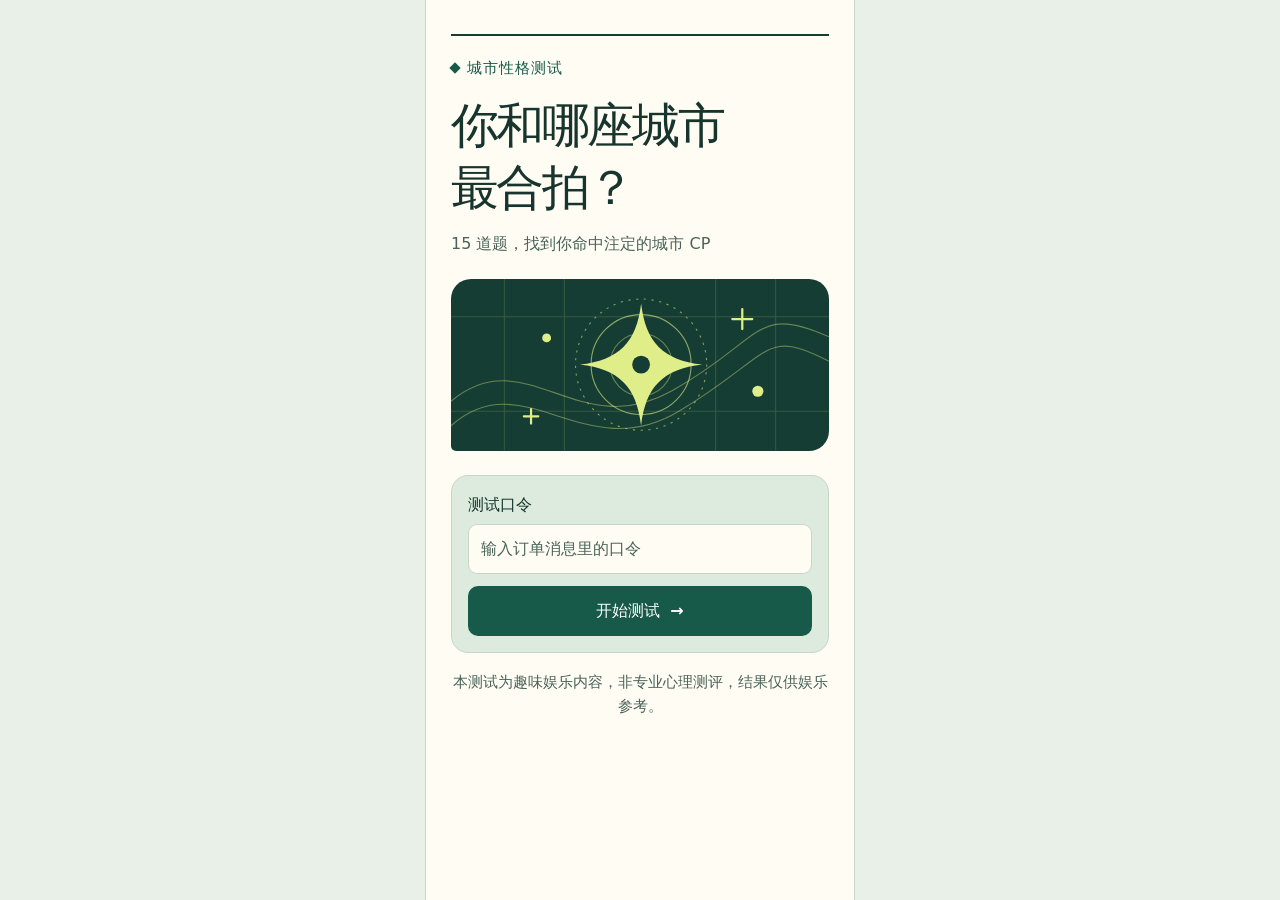
<file: city-test/index.html>
<!doctype html>
<html lang="zh-CN">
<head>
  <meta charset="utf-8">
  <meta name="viewport" content="width=device-width, initial-scale=1">
  <meta name="theme-color" content="#ffffff">
  <title>趣味测试</title>
  <link rel="icon" href="data:image/svg+xml,%3Csvg xmlns='http://www.w3.org/2000/svg' viewBox='0 0 32 32'%3E%3Crect width='32' height='32' rx='7' fill='%23263734'/%3E%3Cpath d='M16 4q1 11 12 12-11 1-12 12Q15 17 4 16 15 15 16 4Z' fill='%23FCEAB7'/%3E%3C/svg%3E">
  <link rel="stylesheet" href="./style.css">
  <script defer src="./config_city.js"></script>
  <script defer src="./config_2027.js"></script>
  <script defer src="./scoring.js"></script>
  <script defer src="./app.js"></script>
</head>
<body>
  <main id="app" class="shell"></main>
  <noscript><p class="shell">请开启浏览器的 JavaScript 后再打开测试。</p></noscript>

  <template id="home-view">
    <section class="home-hero">
      <p class="eyebrow" data-category></p>
      <h1 tabindex="-1" data-title></h1>
      <p class="subtitle" data-subtitle></p>
      <div class="hero-art" aria-hidden="true">
        <svg viewBox="0 0 340 154" fill="none">
          <path d="M0 110C67 54 114 148 198 101S272 22 340 52M0 132C65 74 120 170 205 119S280 43 340 74" stroke="currentColor" opacity=".4"/>
          <path d="M48 0v154M102 0v154M238 0v154M292 0v154M0 34h340M0 119h340" stroke="currentColor" opacity=".15"/>
          <circle cx="171" cy="77" r="59" stroke="currentColor" opacity=".55" stroke-dasharray="2 5"/>
          <circle cx="171" cy="77" r="45" stroke="currentColor" opacity=".6"/>
          <circle cx="171" cy="77" r="28" stroke="currentColor" opacity=".4"/>
          <path d="M171 22c4 35 20 51 55 55-35 4-51 20-55 55-4-35-20-51-55-55 35-4 51-20 55-55Z" fill="currentColor"/>
          <circle cx="171" cy="77" r="8" class="art-center"/>
          <circle cx="86" cy="53" r="4" fill="currentColor"/>
          <circle cx="276" cy="101" r="5" fill="currentColor"/>
          <path d="M262 27v18m-9-9h18M72 117v13m-6.5-6.5h13" stroke="currentColor" stroke-width="2" stroke-linecap="round"/>
        </svg>
      </div>
    </section>
    <form class="access-form" novalidate>
      <label for="access-code">测试口令</label>
      <input id="access-code" type="text" autocomplete="off" autocapitalize="off" spellcheck="false" enterkeyhint="go" placeholder="输入订单消息里的口令" aria-describedby="access-error">
      <p id="access-error" class="error" aria-live="polite"></p>
      <button class="button primary" type="submit">开始测试 <span aria-hidden="true">→</span></button>
    </form>
    <p class="fine-print" data-disclaimer></p>
  </template>

  <template id="question-view">
    <section class="question">
      <header class="question-header">
        <p class="eyebrow" data-category></p>
        <p class="step" data-step></p>
      </header>
      <progress class="progress"></progress>
      <h1 class="prompt" tabindex="-1" data-prompt></h1>
      <div class="options" data-options></div>
      <button class="button quiet previous" type="button"><span aria-hidden="true">←</span> 上一题</button>
    </section>
  </template>

  <template id="result-view">
    <section>
      <header class="result-hero">
        <div class="result-insignia" aria-hidden="true"></div>
        <p class="result-label" data-result-label></p>
        <h1 tabindex="-1" data-name></h1>
        <p class="result-verdict" data-verdict></p>
        <ul class="keywords" data-keywords aria-label="关键词"></ul>
      </header>
      <div class="result-copy">
        <section><h2 data-explanation-label></h2><p data-explanation></p></section>
        <section><h2 data-strength-label></h2><p data-strength></p></section>
        <section><h2 data-reminder-label></h2><p data-reminder></p></section>
      </div>
      <div class="actions">
        <button class="button primary" type="button" data-generate>生成分享海报 <span aria-hidden="true">↗</span></button>
        <p class="error" aria-live="polite" data-poster-error></p>
        <button class="button secondary" type="button" data-retry>再测一次</button>
      </div>
      <p class="fine-print" data-disclaimer></p>
    </section>
  </template>

  <template id="poster-view">
    <section class="poster">
      <h1 tabindex="-1">分享海报</h1>
      <p class="poster-hint">长按图片或点击按钮保存 PNG</p>
      <img class="poster-image" width="1080" height="1440" alt="">
      <div class="actions">
        <a class="button primary" data-download>下载海报 <span aria-hidden="true">↓</span></a>
        <button class="button secondary" type="button" data-back>返回结果</button>
      </div>
    </section>
  </template>
</body>
</html>
</file>
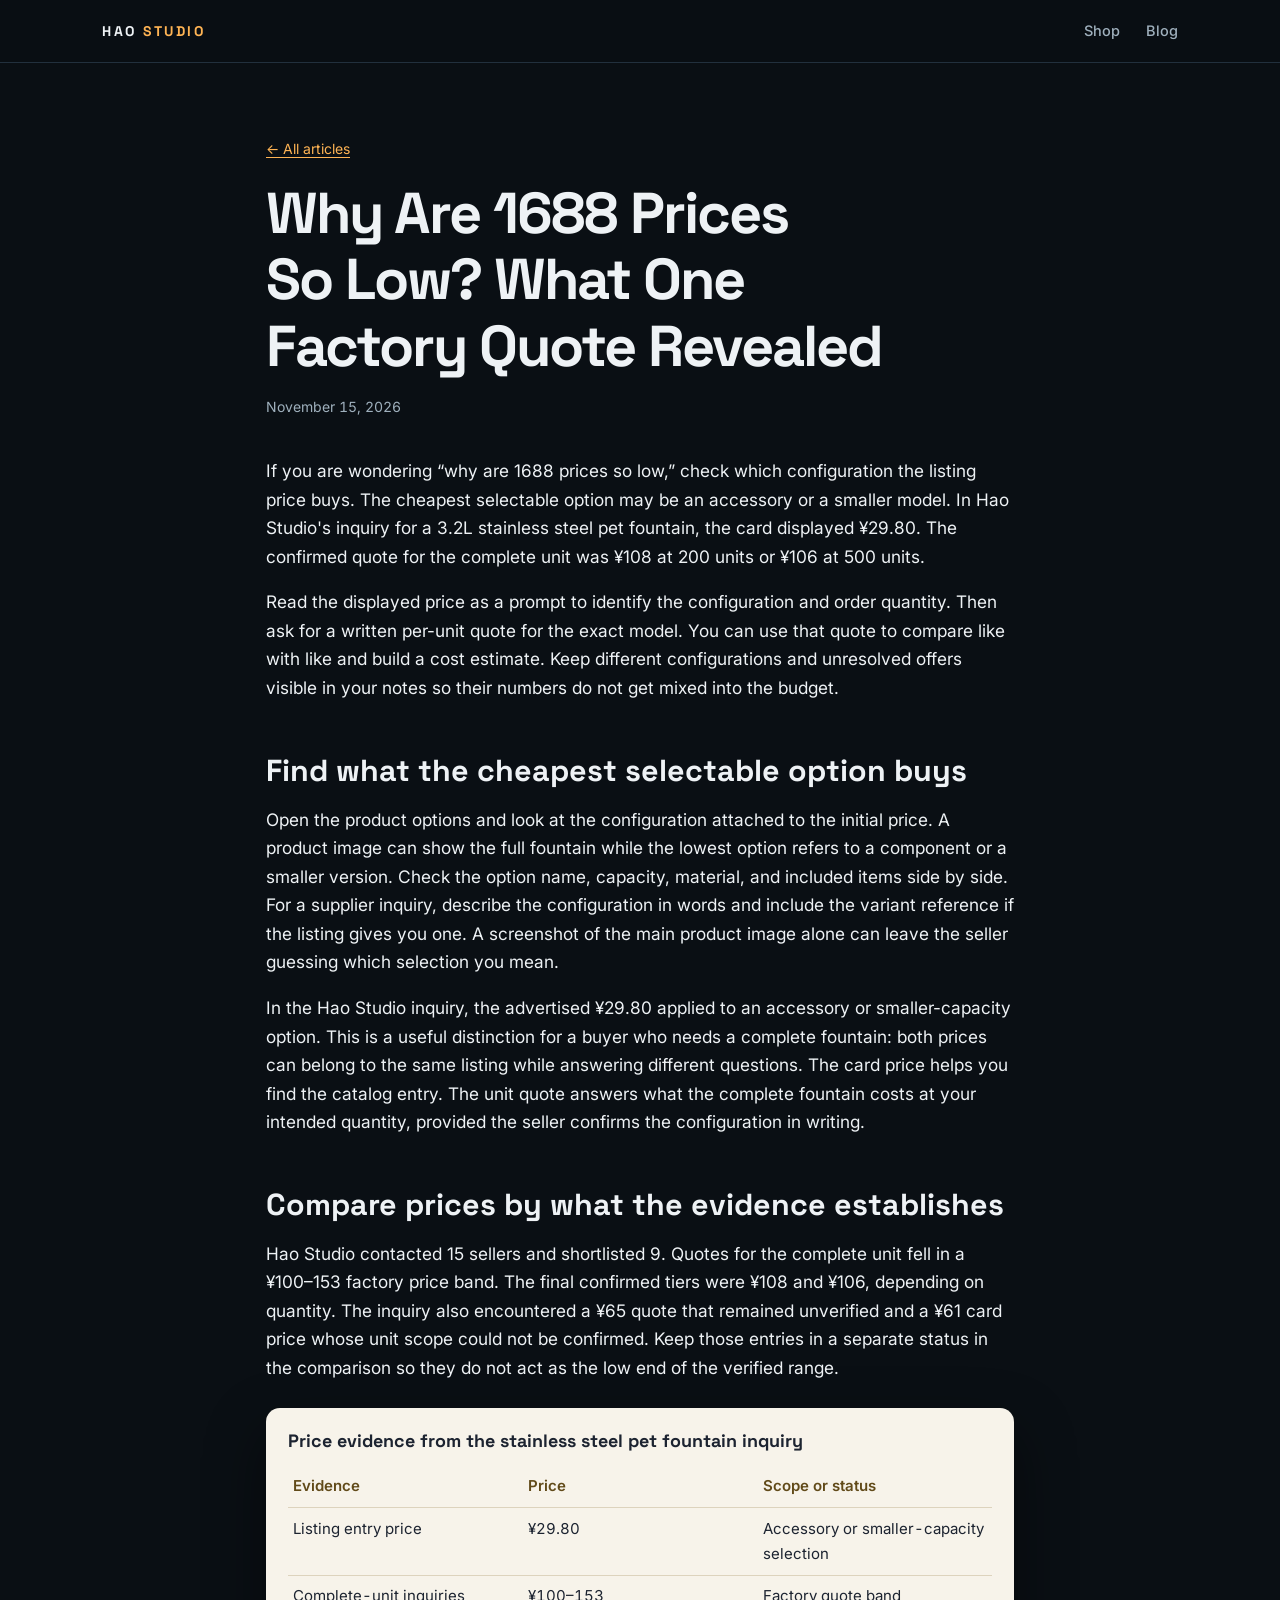
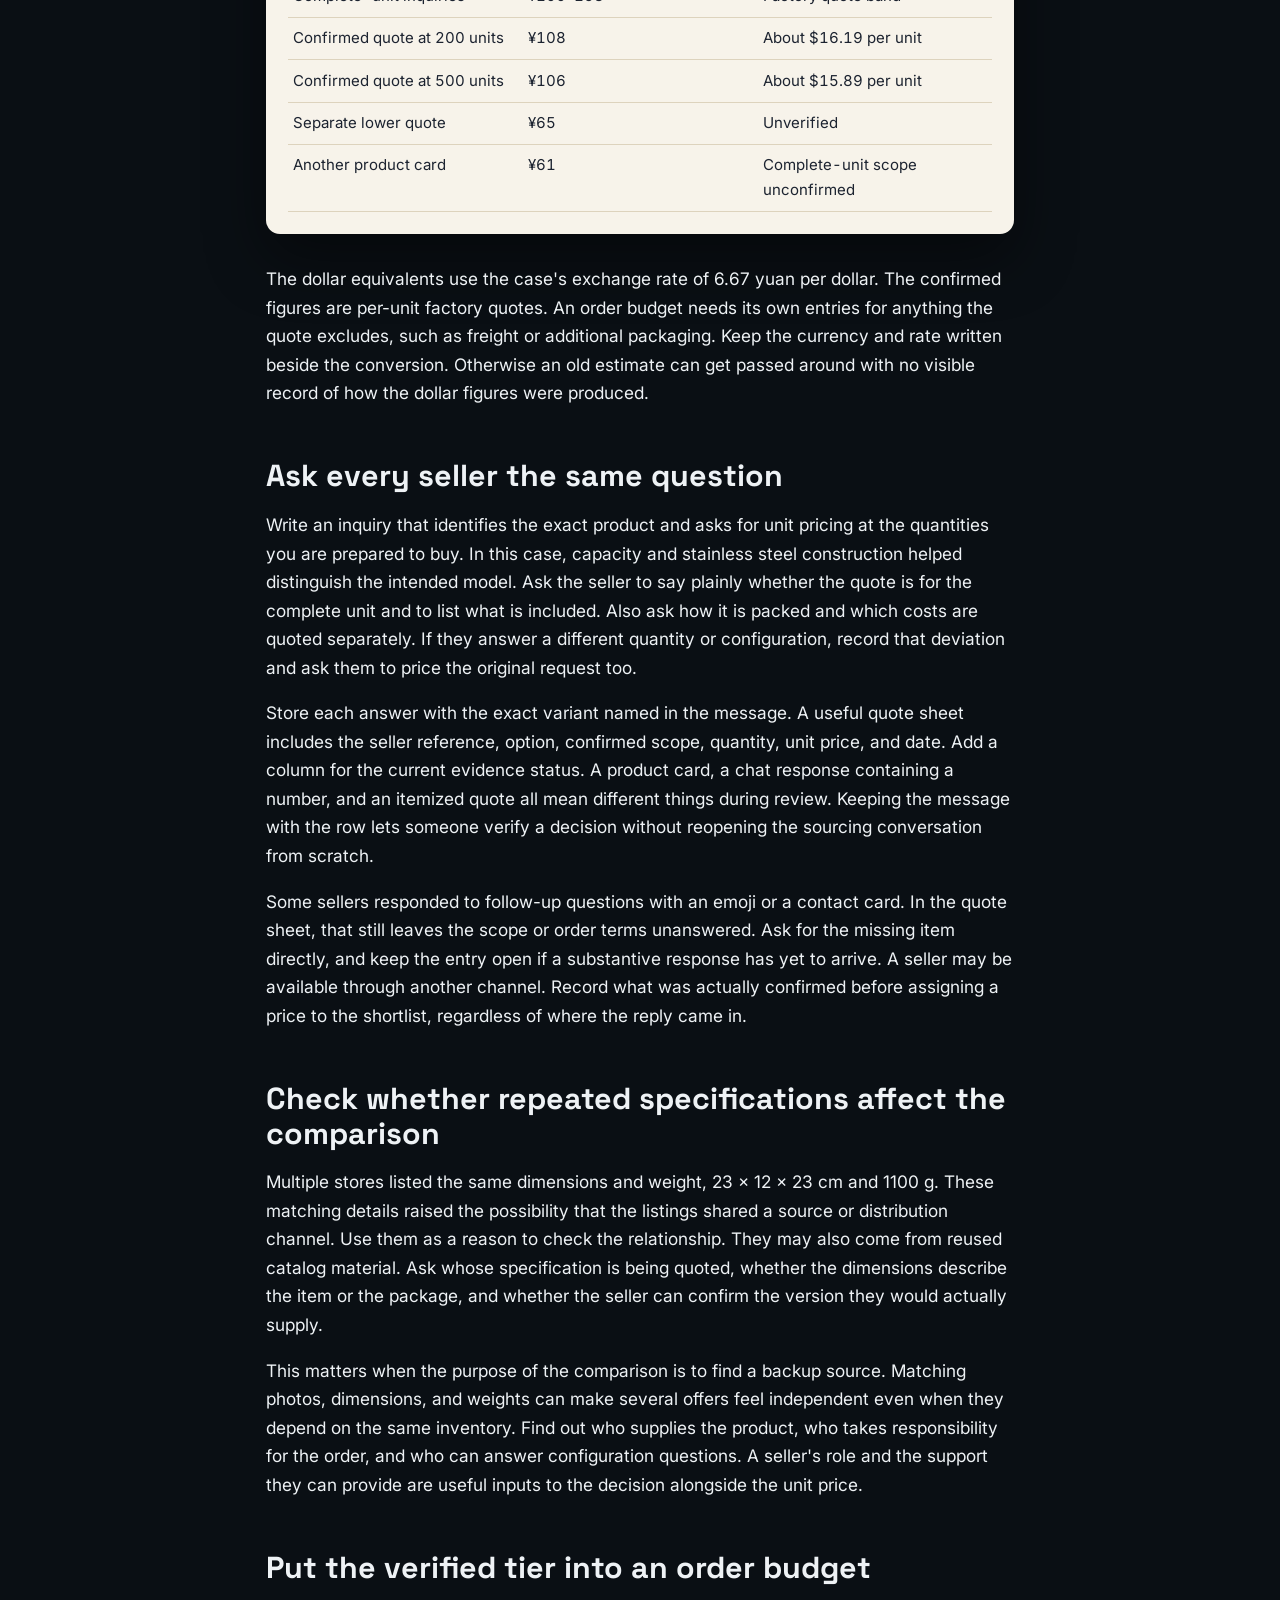
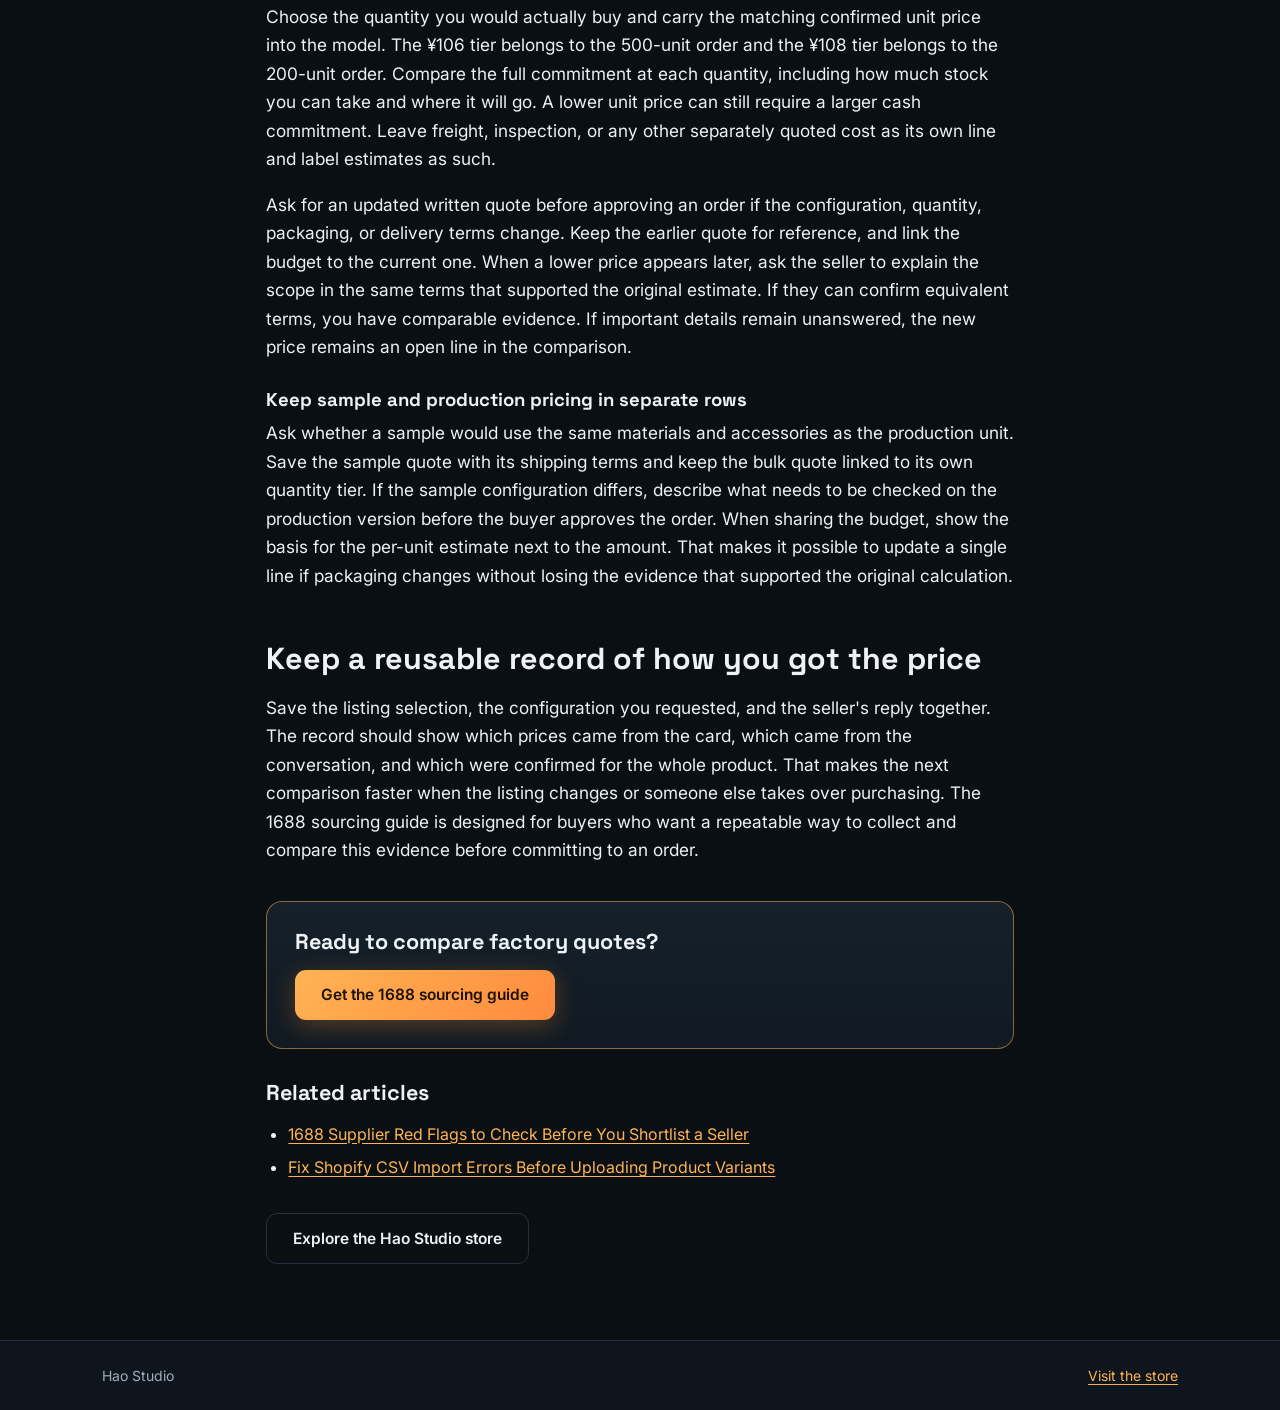
<file: blog/1688-prices-explained/index.html>
<!doctype html>
<html lang="en">
<head>
  <meta charset="utf-8">
  <meta name="viewport" content="width=device-width, initial-scale=1">
  <meta name="theme-color" content="#0a0f14">
  <title>Why Are 1688 Prices So Low? What One Factory Quote Revealed | Hao Studio</title>
  <meta name="description" content="See why a ¥29.80 listing for a pet fountain led to confirmed quotes of ¥108 and ¥106, and learn how to compare 1688 prices on equal terms.">
  <link rel="canonical" href="https://haostudio.me/blog/1688-prices-explained/">
  <meta property="og:site_name" content="Hao Studio">
  <meta property="og:title" content="Why Are 1688 Prices So Low? What One Factory Quote Revealed">
  <meta property="og:description" content="See why a ¥29.80 listing for a pet fountain led to confirmed quotes of ¥108 and ¥106, and learn how to compare 1688 prices on equal terms.">
  <meta property="og:type" content="article">
  <meta property="og:url" content="https://haostudio.me/blog/1688-prices-explained/">
  <link rel="stylesheet" href="../assets/blog.css">
<script type="application/ld+json">
{
  "@context": "https://schema.org",
  "@type": "Article",
  "headline": "Why Are 1688 Prices So Low? What One Factory Quote Revealed",
  "description": "See why a ¥29.80 listing for a pet fountain led to confirmed quotes of ¥108 and ¥106, and learn how to compare 1688 prices on equal terms.",
  "datePublished": "2026-11-15",
  "author": {
    "@type": "Organization",
    "name": "Hao Studio",
    "url": "https://haostudio.me"
  },
  "mainEntityOfPage": "https://haostudio.me/blog/1688-prices-explained/"
}
</script>
</head>
<body>
  <a class="skip" href="#main">Skip to content</a>
  <nav class="site-nav" aria-label="Main navigation">
    <div class="wrap nav-in">
      <a class="logo" href="https://haostudio.me">Hao <span>Studio</span></a>
      <div class="nav-links">
        <a href="https://haostudio.me">Shop</a>
        <a href="../">Blog</a>
      </div>
    </div>
  </nav>
  <main id="main" class="wrap article-wrap">
    <article>
      <header class="article-header">
        <a class="back" href="../">← All articles</a>
        <h1>Why Are 1688 Prices So Low? What One Factory Quote Revealed</h1>
        <time datetime="2026-11-15">November 15, 2026</time>
      </header>
      <div class="article-body">
<p>If you are wondering “why are 1688 prices so low,” check which configuration the listing price buys. The cheapest selectable option may be an accessory or a smaller model. In Hao Studio&#x27;s inquiry for a 3.2L stainless steel pet fountain, the card displayed ¥29.80. The confirmed quote for the complete unit was ¥108 at 200 units or ¥106 at 500 units.</p>
<p>Read the displayed price as a prompt to identify the configuration and order quantity. Then ask for a written per-unit quote for the exact model. You can use that quote to compare like with like and build a cost estimate. Keep different configurations and unresolved offers visible in your notes so their numbers do not get mixed into the budget.</p>
<h2>Find what the cheapest selectable option buys</h2>
<p>Open the product options and look at the configuration attached to the initial price. A product image can show the full fountain while the lowest option refers to a component or a smaller version. Check the option name, capacity, material, and included items side by side. For a supplier inquiry, describe the configuration in words and include the variant reference if the listing gives you one. A screenshot of the main product image alone can leave the seller guessing which selection you mean.</p>
<p>In the Hao Studio inquiry, the advertised ¥29.80 applied to an accessory or smaller-capacity option. This is a useful distinction for a buyer who needs a complete fountain: both prices can belong to the same listing while answering different questions. The card price helps you find the catalog entry. The unit quote answers what the complete fountain costs at your intended quantity, provided the seller confirms the configuration in writing.</p>
<h2>Compare prices by what the evidence establishes</h2>
<p>Hao Studio contacted 15 sellers and shortlisted 9. Quotes for the complete unit fell in a ¥100–153 factory price band. The final confirmed tiers were ¥108 and ¥106, depending on quantity. The inquiry also encountered a ¥65 quote that remained unverified and a ¥61 card price whose unit scope could not be confirmed. Keep those entries in a separate status in the comparison so they do not act as the low end of the verified range.</p>
<div class="doc"><table><caption>Price evidence from the stainless steel pet fountain inquiry</caption>
<thead><tr><th scope="col">Evidence</th><th scope="col">Price</th><th scope="col">Scope or status</th></tr></thead>
<tbody>
<tr><td>Listing entry price</td><td>¥29.80</td><td>Accessory or smaller-capacity selection</td></tr>
<tr><td>Complete-unit inquiries</td><td>¥100–153</td><td>Factory quote band</td></tr>
<tr><td>Confirmed quote at 200 units</td><td>¥108</td><td>About $16.19 per unit</td></tr>
<tr><td>Confirmed quote at 500 units</td><td>¥106</td><td>About $15.89 per unit</td></tr>
<tr><td>Separate lower quote</td><td>¥65</td><td>Unverified</td></tr>
<tr><td>Another product card</td><td>¥61</td><td>Complete-unit scope unconfirmed</td></tr>
</tbody></table></div>
<p>The dollar equivalents use the case&#x27;s exchange rate of 6.67 yuan per dollar. The confirmed figures are per-unit factory quotes. An order budget needs its own entries for anything the quote excludes, such as freight or additional packaging. Keep the currency and rate written beside the conversion. Otherwise an old estimate can get passed around with no visible record of how the dollar figures were produced.</p>
<h2>Ask every seller the same question</h2>
<p>Write an inquiry that identifies the exact product and asks for unit pricing at the quantities you are prepared to buy. In this case, capacity and stainless steel construction helped distinguish the intended model. Ask the seller to say plainly whether the quote is for the complete unit and to list what is included. Also ask how it is packed and which costs are quoted separately. If they answer a different quantity or configuration, record that deviation and ask them to price the original request too.</p>
<p>Store each answer with the exact variant named in the message. A useful quote sheet includes the seller reference, option, confirmed scope, quantity, unit price, and date. Add a column for the current evidence status. A product card, a chat response containing a number, and an itemized quote all mean different things during review. Keeping the message with the row lets someone verify a decision without reopening the sourcing conversation from scratch.</p>
<p>Some sellers responded to follow-up questions with an emoji or a contact card. In the quote sheet, that still leaves the scope or order terms unanswered. Ask for the missing item directly, and keep the entry open if a substantive response has yet to arrive. A seller may be available through another channel. Record what was actually confirmed before assigning a price to the shortlist, regardless of where the reply came in.</p>
<h2>Check whether repeated specifications affect the comparison</h2>
<p>Multiple stores listed the same dimensions and weight, 23 × 12 × 23 cm and 1100 g. These matching details raised the possibility that the listings shared a source or distribution channel. Use them as a reason to check the relationship. They may also come from reused catalog material. Ask whose specification is being quoted, whether the dimensions describe the item or the package, and whether the seller can confirm the version they would actually supply.</p>
<p>This matters when the purpose of the comparison is to find a backup source. Matching photos, dimensions, and weights can make several offers feel independent even when they depend on the same inventory. Find out who supplies the product, who takes responsibility for the order, and who can answer configuration questions. A seller&#x27;s role and the support they can provide are useful inputs to the decision alongside the unit price.</p>
<h2>Put the verified tier into an order budget</h2>
<p>Choose the quantity you would actually buy and carry the matching confirmed unit price into the model. The ¥106 tier belongs to the 500-unit order and the ¥108 tier belongs to the 200-unit order. Compare the full commitment at each quantity, including how much stock you can take and where it will go. A lower unit price can still require a larger cash commitment. Leave freight, inspection, or any other separately quoted cost as its own line and label estimates as such.</p>
<p>Ask for an updated written quote before approving an order if the configuration, quantity, packaging, or delivery terms change. Keep the earlier quote for reference, and link the budget to the current one. When a lower price appears later, ask the seller to explain the scope in the same terms that supported the original estimate. If they can confirm equivalent terms, you have comparable evidence. If important details remain unanswered, the new price remains an open line in the comparison.</p>
<h3>Keep sample and production pricing in separate rows</h3>
<p>Ask whether a sample would use the same materials and accessories as the production unit. Save the sample quote with its shipping terms and keep the bulk quote linked to its own quantity tier. If the sample configuration differs, describe what needs to be checked on the production version before the buyer approves the order. When sharing the budget, show the basis for the per-unit estimate next to the amount. That makes it possible to update a single line if packaging changes without losing the evidence that supported the original calculation.</p>
<h2>Keep a reusable record of how you got the price</h2>
<p>Save the listing selection, the configuration you requested, and the seller&#x27;s reply together. The record should show which prices came from the card, which came from the conversation, and which were confirmed for the whole product. That makes the next comparison faster when the listing changes or someone else takes over purchasing. The 1688 sourcing guide is designed for buyers who want a repeatable way to collect and compare this evidence before committing to an order.</p>
      </div>
      <section class="cta" aria-labelledby="cta-title">
        <h2 id="cta-title">Ready to compare factory quotes?</h2>
        <a class="btn" data-money-page href="https://www.creem.io/product/prod_7CuYU5mcz5ywyO2rtWuAlC">Get the 1688 sourcing guide</a>
      </section>
    </article>
    <section class="related" aria-labelledby="related-title">
      <h2 id="related-title">Related articles</h2>
      <ul>
        <li><a href="../1688-supplier-red-flags/">1688 Supplier Red Flags to Check Before You Shortlist a Seller</a></li>
        <li><a href="../shopify-csv-import-errors/">Fix Shopify CSV Import Errors Before Uploading Product Variants</a></li>
      </ul>
    </section>
    <div class="store-cta"><a class="btn ghost" href="https://haostudio.me">Explore the Hao Studio store</a></div>
  </main>

  <footer class="site-footer">
    <div class="wrap footer-in">
      <span>Hao Studio</span>
      <a href="https://haostudio.me">Visit the store</a>
    </div>
  </footer>
</body>
</html>
</file>
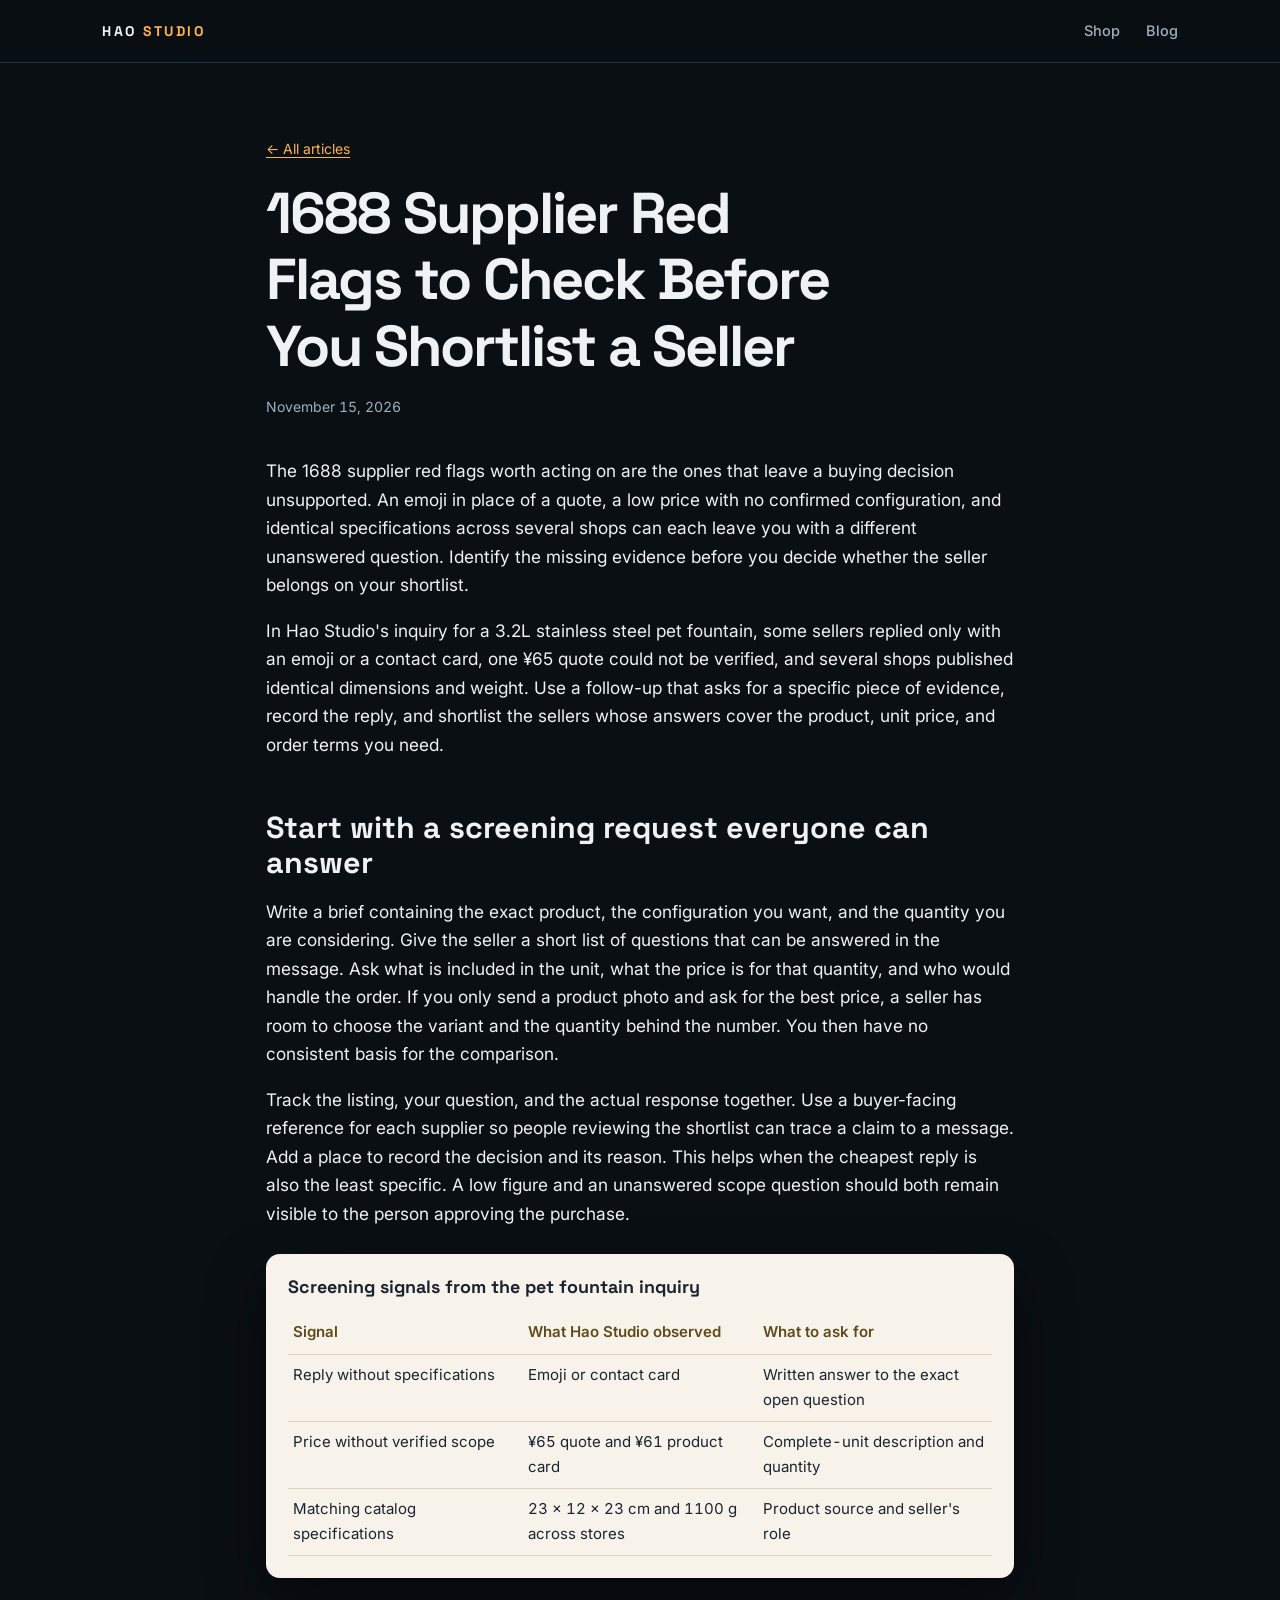
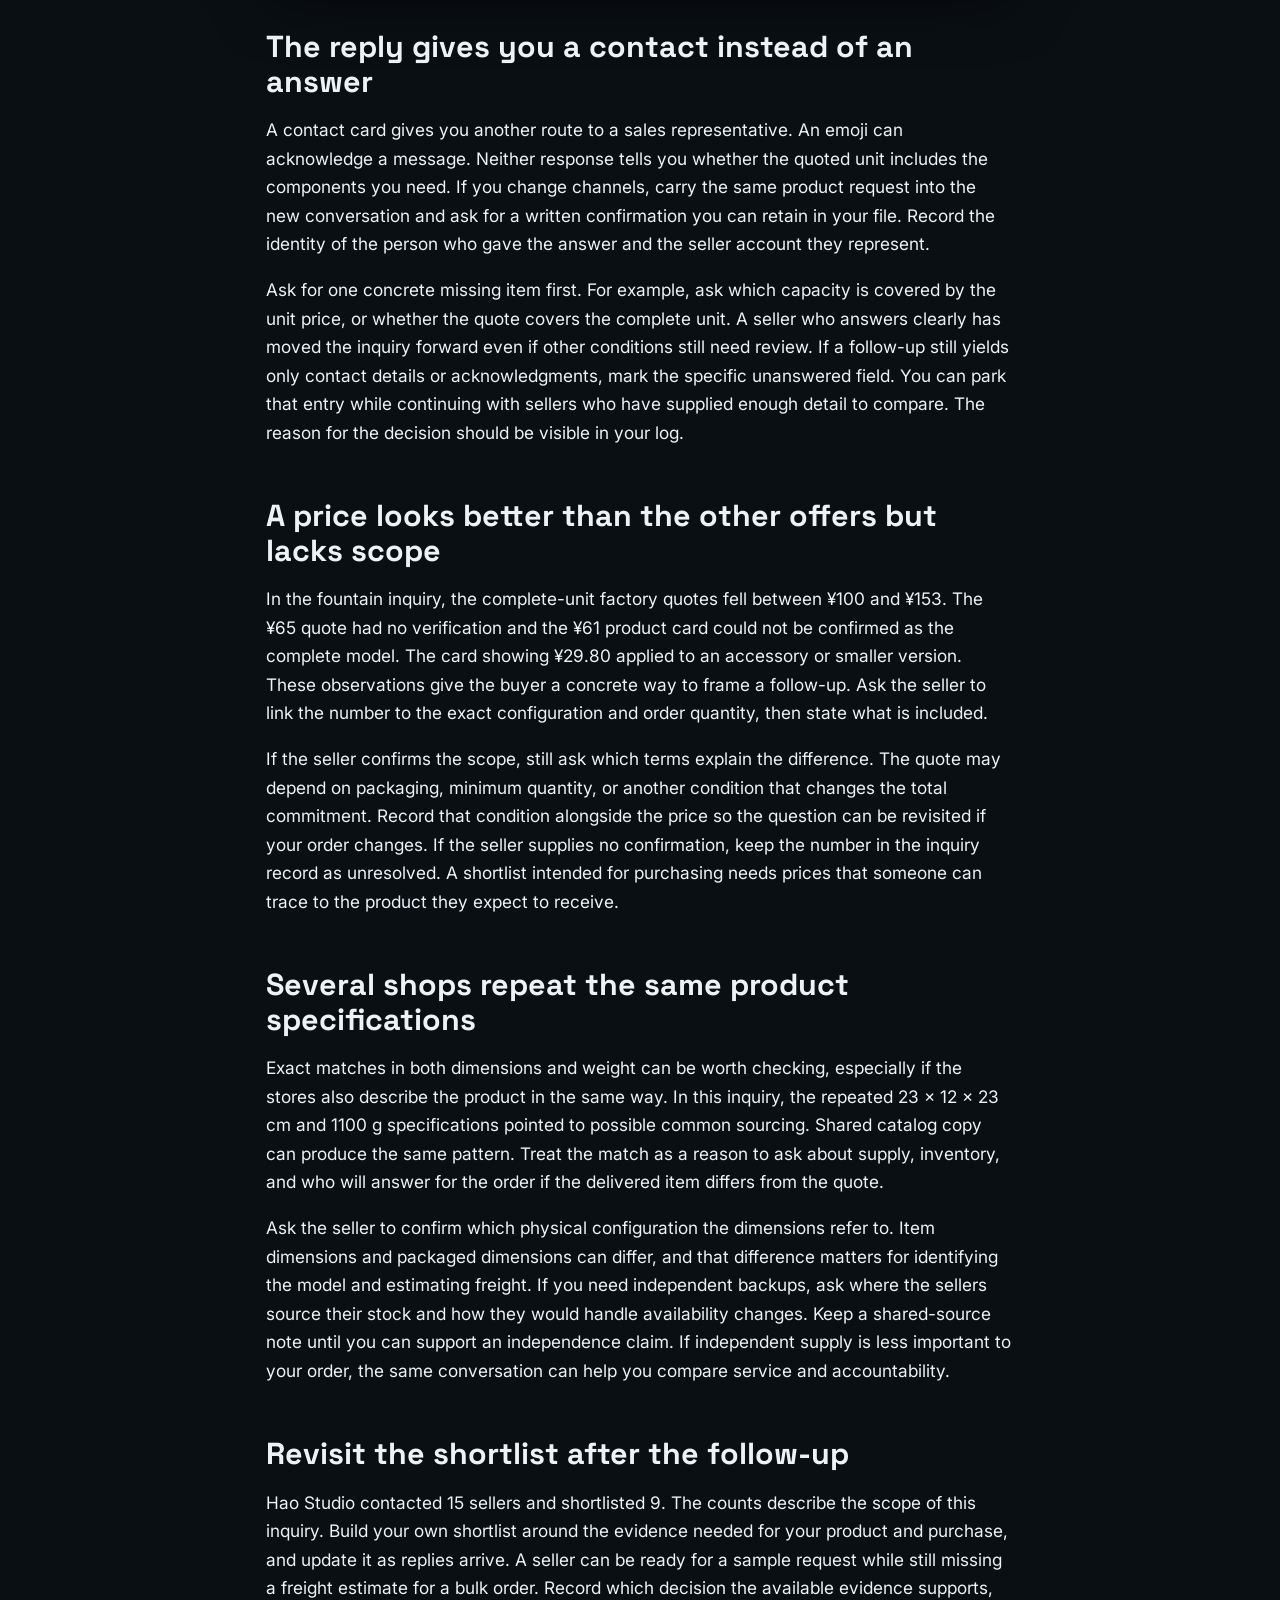
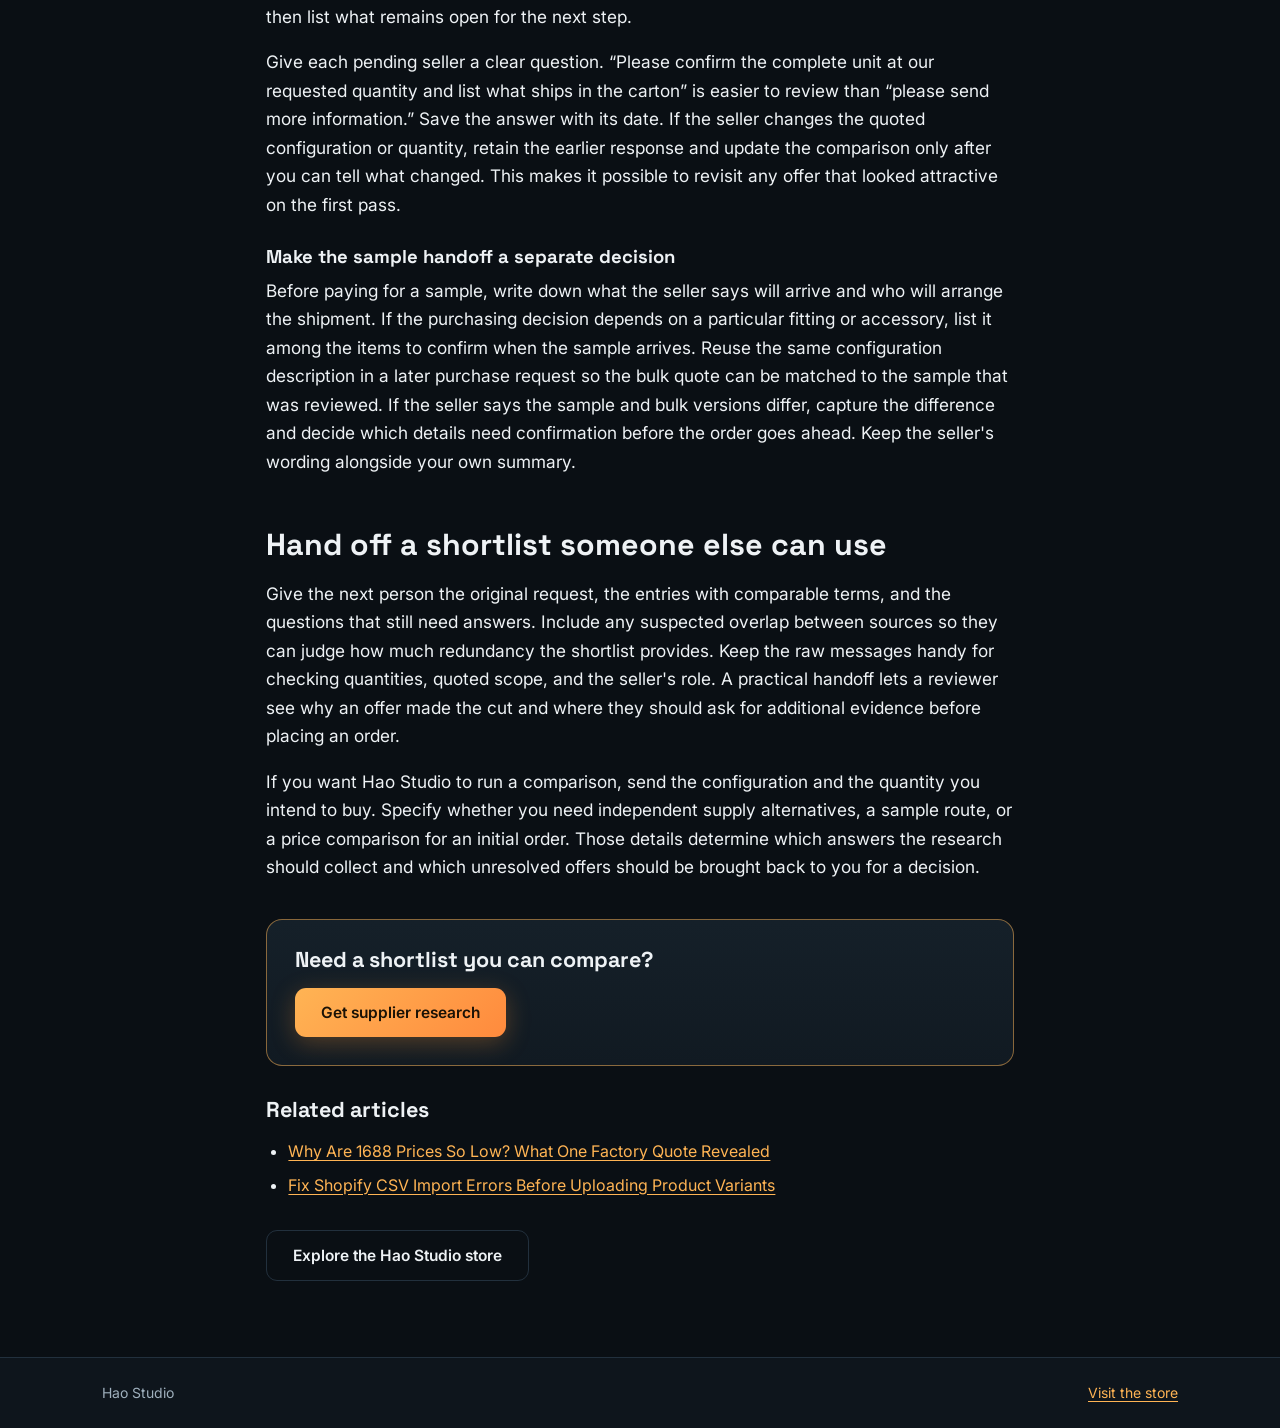
<file: blog/1688-supplier-red-flags/index.html>
<!doctype html>
<html lang="en">
<head>
  <meta charset="utf-8">
  <meta name="viewport" content="width=device-width, initial-scale=1">
  <meta name="theme-color" content="#0a0f14">
  <title>1688 Supplier Red Flags to Check Before You Shortlist a Seller | Hao Studio</title>
  <meta name="description" content="Check 1688 supplier red flags with evidence from a real inquiry, including vague replies, unverified prices, and repeated product specifications.">
  <link rel="canonical" href="https://haostudio.me/blog/1688-supplier-red-flags/">
  <meta property="og:site_name" content="Hao Studio">
  <meta property="og:title" content="1688 Supplier Red Flags to Check Before You Shortlist a Seller">
  <meta property="og:description" content="Check 1688 supplier red flags with evidence from a real inquiry, including vague replies, unverified prices, and repeated product specifications.">
  <meta property="og:type" content="article">
  <meta property="og:url" content="https://haostudio.me/blog/1688-supplier-red-flags/">
  <link rel="stylesheet" href="../assets/blog.css">
<script type="application/ld+json">
{
  "@context": "https://schema.org",
  "@type": "Article",
  "headline": "1688 Supplier Red Flags to Check Before You Shortlist a Seller",
  "description": "Check 1688 supplier red flags with evidence from a real inquiry, including vague replies, unverified prices, and repeated product specifications.",
  "datePublished": "2026-11-15",
  "author": {
    "@type": "Organization",
    "name": "Hao Studio",
    "url": "https://haostudio.me"
  },
  "mainEntityOfPage": "https://haostudio.me/blog/1688-supplier-red-flags/"
}
</script>
</head>
<body>
  <a class="skip" href="#main">Skip to content</a>
  <nav class="site-nav" aria-label="Main navigation">
    <div class="wrap nav-in">
      <a class="logo" href="https://haostudio.me">Hao <span>Studio</span></a>
      <div class="nav-links">
        <a href="https://haostudio.me">Shop</a>
        <a href="../">Blog</a>
      </div>
    </div>
  </nav>
  <main id="main" class="wrap article-wrap">
    <article>
      <header class="article-header">
        <a class="back" href="../">← All articles</a>
        <h1>1688 Supplier Red Flags to Check Before You Shortlist a Seller</h1>
        <time datetime="2026-11-15">November 15, 2026</time>
      </header>
      <div class="article-body">
<p>The 1688 supplier red flags worth acting on are the ones that leave a buying decision unsupported. An emoji in place of a quote, a low price with no confirmed configuration, and identical specifications across several shops can each leave you with a different unanswered question. Identify the missing evidence before you decide whether the seller belongs on your shortlist.</p>
<p>In Hao Studio&#x27;s inquiry for a 3.2L stainless steel pet fountain, some sellers replied only with an emoji or a contact card, one ¥65 quote could not be verified, and several shops published identical dimensions and weight. Use a follow-up that asks for a specific piece of evidence, record the reply, and shortlist the sellers whose answers cover the product, unit price, and order terms you need.</p>
<h2>Start with a screening request everyone can answer</h2>
<p>Write a brief containing the exact product, the configuration you want, and the quantity you are considering. Give the seller a short list of questions that can be answered in the message. Ask what is included in the unit, what the price is for that quantity, and who would handle the order. If you only send a product photo and ask for the best price, a seller has room to choose the variant and the quantity behind the number. You then have no consistent basis for the comparison.</p>
<p>Track the listing, your question, and the actual response together. Use a buyer-facing reference for each supplier so people reviewing the shortlist can trace a claim to a message. Add a place to record the decision and its reason. This helps when the cheapest reply is also the least specific. A low figure and an unanswered scope question should both remain visible to the person approving the purchase.</p>
<div class="doc"><table><caption>Screening signals from the pet fountain inquiry</caption>
<thead><tr><th scope="col">Signal</th><th scope="col">What Hao Studio observed</th><th scope="col">What to ask for</th></tr></thead>
<tbody>
<tr><td>Reply without specifications</td><td>Emoji or contact card</td><td>Written answer to the exact open question</td></tr>
<tr><td>Price without verified scope</td><td>¥65 quote and ¥61 product card</td><td>Complete-unit description and quantity</td></tr>
<tr><td>Matching catalog specifications</td><td>23 × 12 × 23 cm and 1100 g across stores</td><td>Product source and seller&#x27;s role</td></tr>
</tbody></table></div>
<h2>The reply gives you a contact instead of an answer</h2>
<p>A contact card gives you another route to a sales representative. An emoji can acknowledge a message. Neither response tells you whether the quoted unit includes the components you need. If you change channels, carry the same product request into the new conversation and ask for a written confirmation you can retain in your file. Record the identity of the person who gave the answer and the seller account they represent.</p>
<p>Ask for one concrete missing item first. For example, ask which capacity is covered by the unit price, or whether the quote covers the complete unit. A seller who answers clearly has moved the inquiry forward even if other conditions still need review. If a follow-up still yields only contact details or acknowledgments, mark the specific unanswered field. You can park that entry while continuing with sellers who have supplied enough detail to compare. The reason for the decision should be visible in your log.</p>
<h2>A price looks better than the other offers but lacks scope</h2>
<p>In the fountain inquiry, the complete-unit factory quotes fell between ¥100 and ¥153. The ¥65 quote had no verification and the ¥61 product card could not be confirmed as the complete model. The card showing ¥29.80 applied to an accessory or smaller version. These observations give the buyer a concrete way to frame a follow-up. Ask the seller to link the number to the exact configuration and order quantity, then state what is included.</p>
<p>If the seller confirms the scope, still ask which terms explain the difference. The quote may depend on packaging, minimum quantity, or another condition that changes the total commitment. Record that condition alongside the price so the question can be revisited if your order changes. If the seller supplies no confirmation, keep the number in the inquiry record as unresolved. A shortlist intended for purchasing needs prices that someone can trace to the product they expect to receive.</p>
<h2>Several shops repeat the same product specifications</h2>
<p>Exact matches in both dimensions and weight can be worth checking, especially if the stores also describe the product in the same way. In this inquiry, the repeated 23 × 12 × 23 cm and 1100 g specifications pointed to possible common sourcing. Shared catalog copy can produce the same pattern. Treat the match as a reason to ask about supply, inventory, and who will answer for the order if the delivered item differs from the quote.</p>
<p>Ask the seller to confirm which physical configuration the dimensions refer to. Item dimensions and packaged dimensions can differ, and that difference matters for identifying the model and estimating freight. If you need independent backups, ask where the sellers source their stock and how they would handle availability changes. Keep a shared-source note until you can support an independence claim. If independent supply is less important to your order, the same conversation can help you compare service and accountability.</p>
<h2>Revisit the shortlist after the follow-up</h2>
<p>Hao Studio contacted 15 sellers and shortlisted 9. The counts describe the scope of this inquiry. Build your own shortlist around the evidence needed for your product and purchase, and update it as replies arrive. A seller can be ready for a sample request while still missing a freight estimate for a bulk order. Record which decision the available evidence supports, then list what remains open for the next step.</p>
<p>Give each pending seller a clear question. “Please confirm the complete unit at our requested quantity and list what ships in the carton” is easier to review than “please send more information.” Save the answer with its date. If the seller changes the quoted configuration or quantity, retain the earlier response and update the comparison only after you can tell what changed. This makes it possible to revisit any offer that looked attractive on the first pass.</p>
<h3>Make the sample handoff a separate decision</h3>
<p>Before paying for a sample, write down what the seller says will arrive and who will arrange the shipment. If the purchasing decision depends on a particular fitting or accessory, list it among the items to confirm when the sample arrives. Reuse the same configuration description in a later purchase request so the bulk quote can be matched to the sample that was reviewed. If the seller says the sample and bulk versions differ, capture the difference and decide which details need confirmation before the order goes ahead. Keep the seller&#x27;s wording alongside your own summary.</p>
<h2>Hand off a shortlist someone else can use</h2>
<p>Give the next person the original request, the entries with comparable terms, and the questions that still need answers. Include any suspected overlap between sources so they can judge how much redundancy the shortlist provides. Keep the raw messages handy for checking quantities, quoted scope, and the seller&#x27;s role. A practical handoff lets a reviewer see why an offer made the cut and where they should ask for additional evidence before placing an order.</p>
<p>If you want Hao Studio to run a comparison, send the configuration and the quantity you intend to buy. Specify whether you need independent supply alternatives, a sample route, or a price comparison for an initial order. Those details determine which answers the research should collect and which unresolved offers should be brought back to you for a decision.</p>
      </div>
      <section class="cta" aria-labelledby="cta-title">
        <h2 id="cta-title">Need a shortlist you can compare?</h2>
        <a class="btn" data-money-page href="https://www.fiverr.com/hao315/find-and-compare-1688-suppliers-for-your-product">Get supplier research</a>
      </section>
    </article>
    <section class="related" aria-labelledby="related-title">
      <h2 id="related-title">Related articles</h2>
      <ul>
        <li><a href="../1688-prices-explained/">Why Are 1688 Prices So Low? What One Factory Quote Revealed</a></li>
        <li><a href="../shopify-csv-import-errors/">Fix Shopify CSV Import Errors Before Uploading Product Variants</a></li>
      </ul>
    </section>
    <div class="store-cta"><a class="btn ghost" href="https://haostudio.me">Explore the Hao Studio store</a></div>
  </main>

  <footer class="site-footer">
    <div class="wrap footer-in">
      <span>Hao Studio</span>
      <a href="https://haostudio.me">Visit the store</a>
    </div>
  </footer>
</body>
</html>
</file>
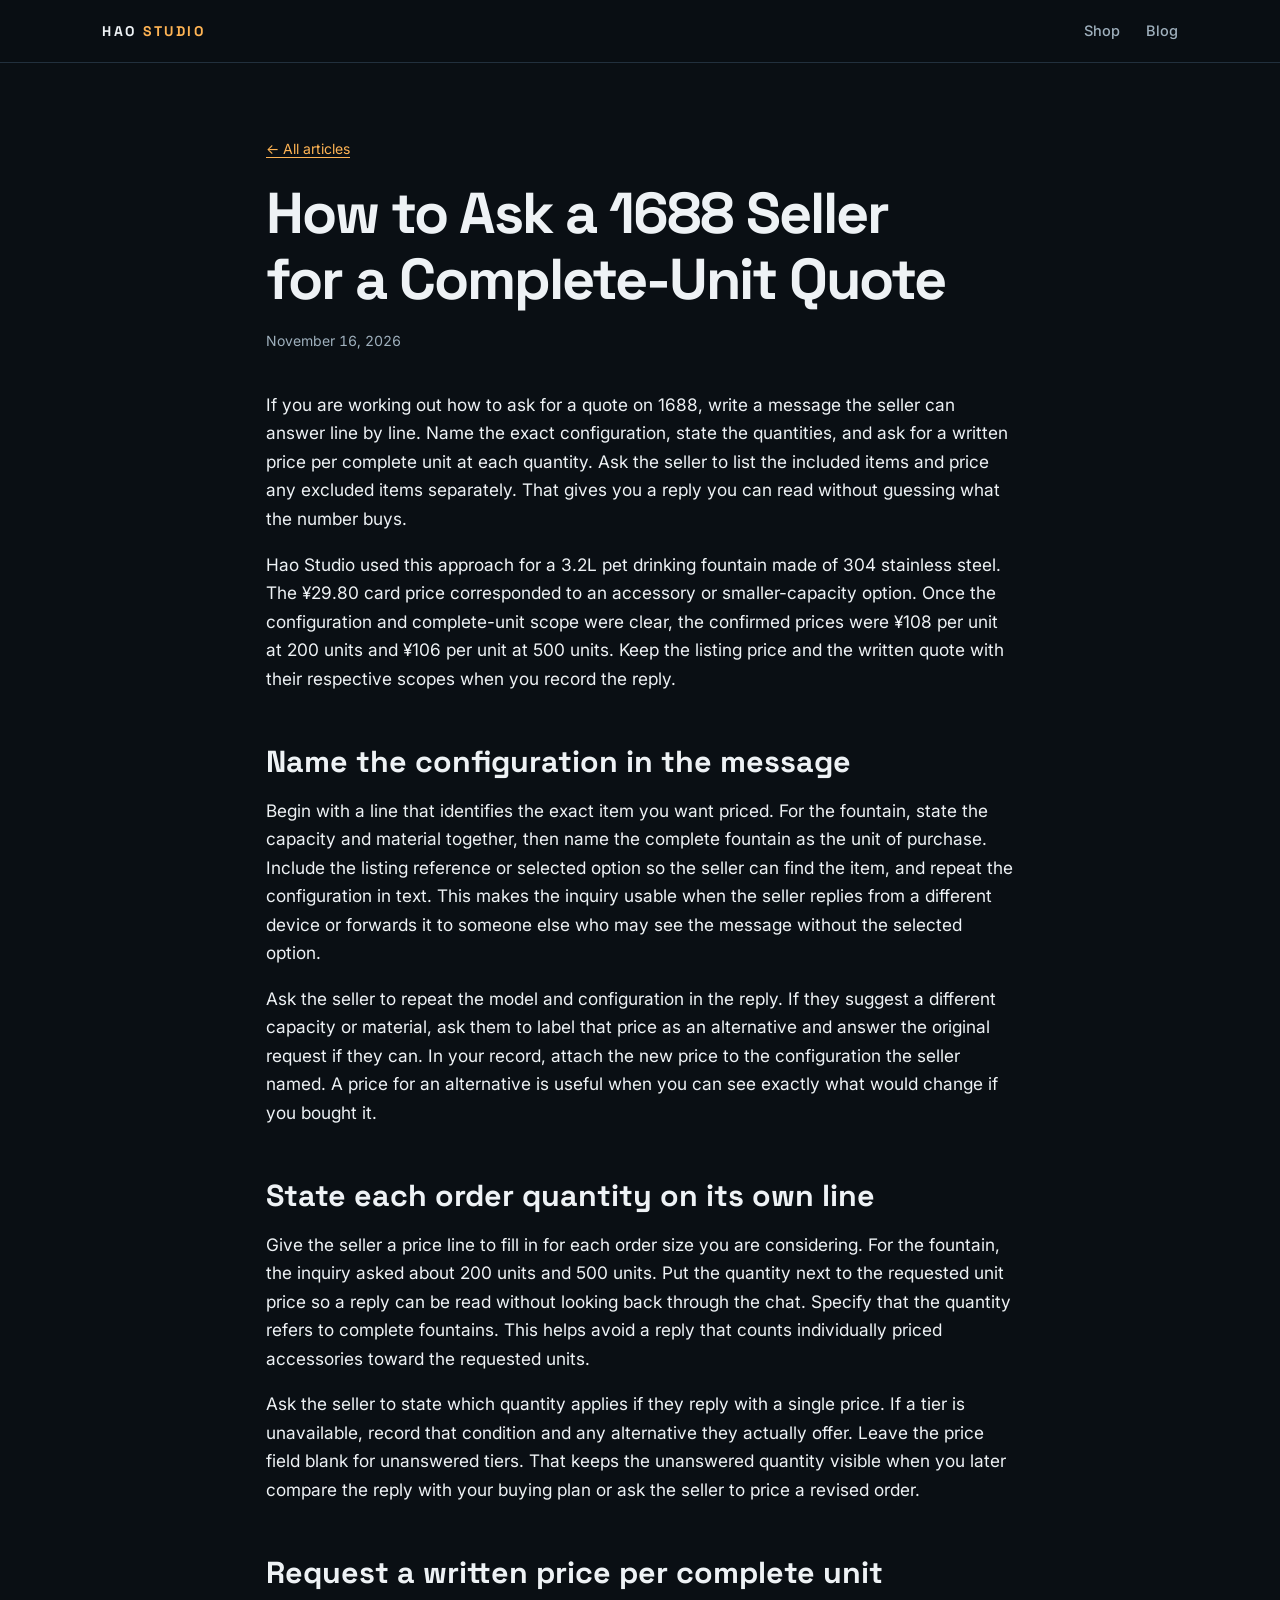
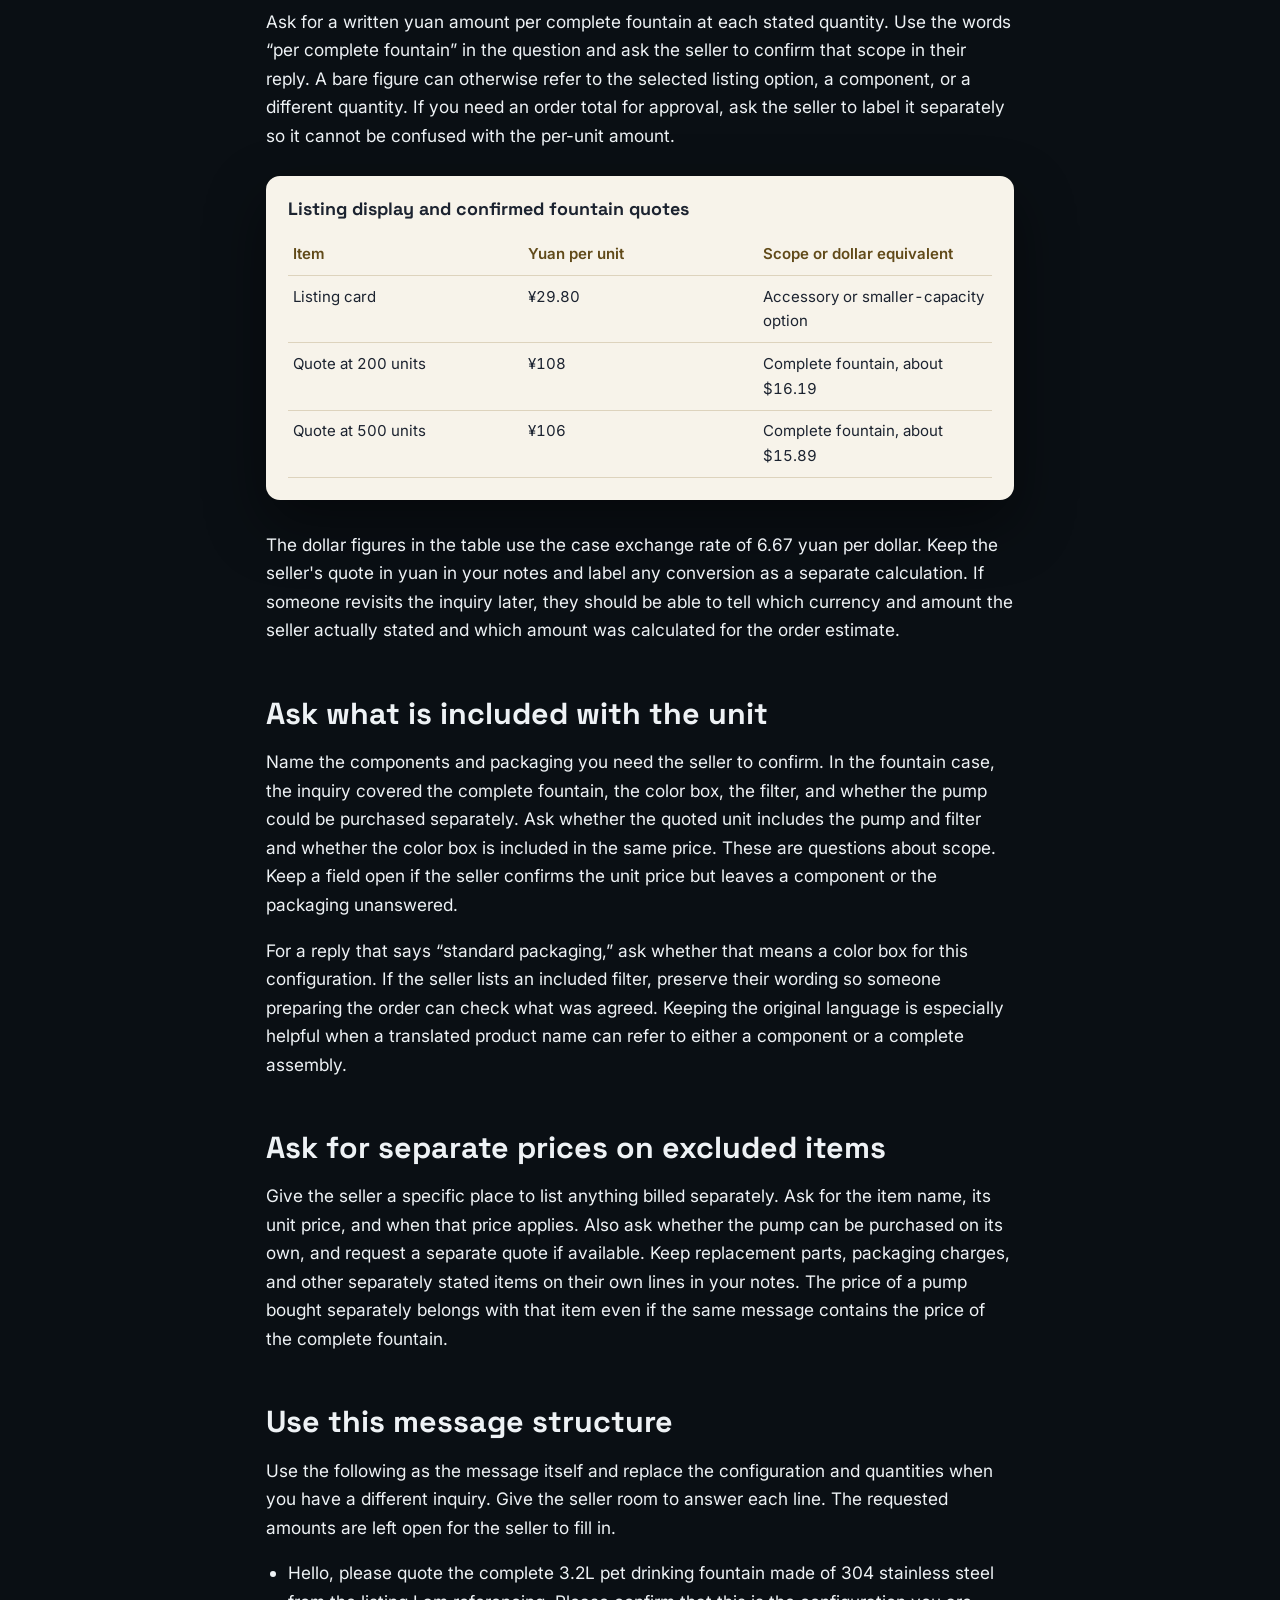
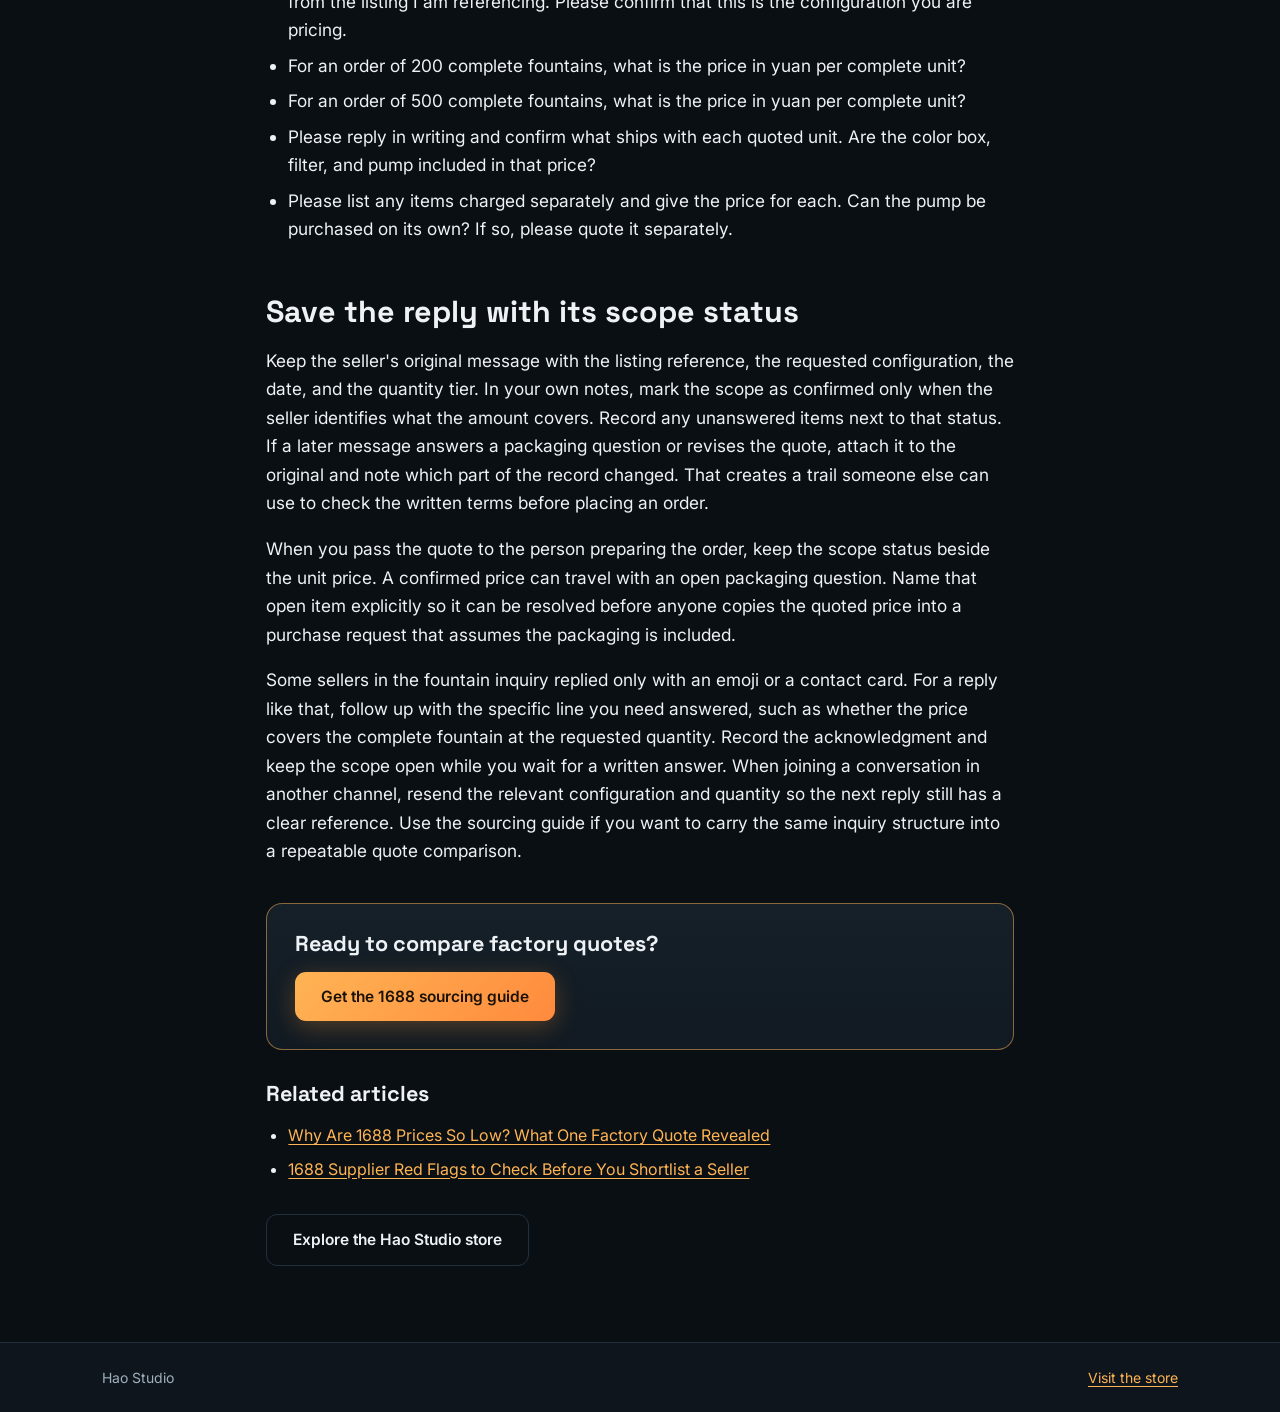
<file: blog/how-to-ask-for-a-quote-on-1688/index.html>
<!doctype html>
<html lang="en">
<head>
  <meta charset="utf-8">
  <meta name="viewport" content="width=device-width, initial-scale=1">
  <meta name="theme-color" content="#0a0f14">
  <title>How to Ask a 1688 Seller for a Complete-Unit Quote | Hao Studio</title>
  <meta name="description" content="Write a 1688 inquiry that names the exact configuration, requests a complete-unit price at each quantity, and records what the quote includes.">
  <link rel="canonical" href="https://haostudio.me/blog/how-to-ask-for-a-quote-on-1688/">
  <meta property="og:site_name" content="Hao Studio">
  <meta property="og:title" content="How to Ask a 1688 Seller for a Complete-Unit Quote">
  <meta property="og:description" content="Write a 1688 inquiry that names the exact configuration, requests a complete-unit price at each quantity, and records what the quote includes.">
  <meta property="og:type" content="article">
  <meta property="og:url" content="https://haostudio.me/blog/how-to-ask-for-a-quote-on-1688/">
  <link rel="stylesheet" href="../assets/blog.css">
<script type="application/ld+json">
{
  "@context": "https://schema.org",
  "@type": "Article",
  "headline": "How to Ask a 1688 Seller for a Complete-Unit Quote",
  "description": "Write a 1688 inquiry that names the exact configuration, requests a complete-unit price at each quantity, and records what the quote includes.",
  "datePublished": "2026-11-16",
  "author": {
    "@type": "Organization",
    "name": "Hao Studio",
    "url": "https://haostudio.me"
  },
  "mainEntityOfPage": "https://haostudio.me/blog/how-to-ask-for-a-quote-on-1688/"
}
</script>
</head>
<body>
  <a class="skip" href="#main">Skip to content</a>
  <nav class="site-nav" aria-label="Main navigation">
    <div class="wrap nav-in">
      <a class="logo" href="https://haostudio.me">Hao <span>Studio</span></a>
      <div class="nav-links">
        <a href="https://haostudio.me">Shop</a>
        <a href="../">Blog</a>
      </div>
    </div>
  </nav>
  <main id="main" class="wrap article-wrap">
    <article>
      <header class="article-header">
        <a class="back" href="../">← All articles</a>
        <h1>How to Ask a 1688 Seller for a Complete-Unit Quote</h1>
        <time datetime="2026-11-16">November 16, 2026</time>
      </header>
      <div class="article-body">
<p>If you are working out how to ask for a quote on 1688, write a message the seller can answer line by line. Name the exact configuration, state the quantities, and ask for a written price per complete unit at each quantity. Ask the seller to list the included items and price any excluded items separately. That gives you a reply you can read without guessing what the number buys.</p>
<p>Hao Studio used this approach for a 3.2L pet drinking fountain made of 304 stainless steel. The ¥29.80 card price corresponded to an accessory or smaller-capacity option. Once the configuration and complete-unit scope were clear, the confirmed prices were ¥108 per unit at 200 units and ¥106 per unit at 500 units. Keep the listing price and the written quote with their respective scopes when you record the reply.</p>
<h2>Name the configuration in the message</h2>
<p>Begin with a line that identifies the exact item you want priced. For the fountain, state the capacity and material together, then name the complete fountain as the unit of purchase. Include the listing reference or selected option so the seller can find the item, and repeat the configuration in text. This makes the inquiry usable when the seller replies from a different device or forwards it to someone else who may see the message without the selected option.</p>
<p>Ask the seller to repeat the model and configuration in the reply. If they suggest a different capacity or material, ask them to label that price as an alternative and answer the original request if they can. In your record, attach the new price to the configuration the seller named. A price for an alternative is useful when you can see exactly what would change if you bought it.</p>
<h2>State each order quantity on its own line</h2>
<p>Give the seller a price line to fill in for each order size you are considering. For the fountain, the inquiry asked about 200 units and 500 units. Put the quantity next to the requested unit price so a reply can be read without looking back through the chat. Specify that the quantity refers to complete fountains. This helps avoid a reply that counts individually priced accessories toward the requested units.</p>
<p>Ask the seller to state which quantity applies if they reply with a single price. If a tier is unavailable, record that condition and any alternative they actually offer. Leave the price field blank for unanswered tiers. That keeps the unanswered quantity visible when you later compare the reply with your buying plan or ask the seller to price a revised order.</p>
<h2>Request a written price per complete unit</h2>
<p>Ask for a written yuan amount per complete fountain at each stated quantity. Use the words “per complete fountain” in the question and ask the seller to confirm that scope in their reply. A bare figure can otherwise refer to the selected listing option, a component, or a different quantity. If you need an order total for approval, ask the seller to label it separately so it cannot be confused with the per-unit amount.</p>
<div class="doc"><table><caption>Listing display and confirmed fountain quotes</caption>
<thead><tr><th scope="col">Item</th><th scope="col">Yuan per unit</th><th scope="col">Scope or dollar equivalent</th></tr></thead>
<tbody>
<tr><td>Listing card</td><td>¥29.80</td><td>Accessory or smaller-capacity option</td></tr>
<tr><td>Quote at 200 units</td><td>¥108</td><td>Complete fountain, about $16.19</td></tr>
<tr><td>Quote at 500 units</td><td>¥106</td><td>Complete fountain, about $15.89</td></tr>
</tbody></table></div>
<p>The dollar figures in the table use the case exchange rate of 6.67 yuan per dollar. Keep the seller&#x27;s quote in yuan in your notes and label any conversion as a separate calculation. If someone revisits the inquiry later, they should be able to tell which currency and amount the seller actually stated and which amount was calculated for the order estimate.</p>
<h2>Ask what is included with the unit</h2>
<p>Name the components and packaging you need the seller to confirm. In the fountain case, the inquiry covered the complete fountain, the color box, the filter, and whether the pump could be purchased separately. Ask whether the quoted unit includes the pump and filter and whether the color box is included in the same price. These are questions about scope. Keep a field open if the seller confirms the unit price but leaves a component or the packaging unanswered.</p>
<p>For a reply that says “standard packaging,” ask whether that means a color box for this configuration. If the seller lists an included filter, preserve their wording so someone preparing the order can check what was agreed. Keeping the original language is especially helpful when a translated product name can refer to either a component or a complete assembly.</p>
<h2>Ask for separate prices on excluded items</h2>
<p>Give the seller a specific place to list anything billed separately. Ask for the item name, its unit price, and when that price applies. Also ask whether the pump can be purchased on its own, and request a separate quote if available. Keep replacement parts, packaging charges, and other separately stated items on their own lines in your notes. The price of a pump bought separately belongs with that item even if the same message contains the price of the complete fountain.</p>
<h2>Use this message structure</h2>
<p>Use the following as the message itself and replace the configuration and quantities when you have a different inquiry. Give the seller room to answer each line. The requested amounts are left open for the seller to fill in.</p>
<ul><li>Hello, please quote the complete 3.2L pet drinking fountain made of 304 stainless steel from the listing I am referencing. Please confirm that this is the configuration you are pricing.</li><li>For an order of 200 complete fountains, what is the price in yuan per complete unit?</li><li>For an order of 500 complete fountains, what is the price in yuan per complete unit?</li><li>Please reply in writing and confirm what ships with each quoted unit. Are the color box, filter, and pump included in that price?</li><li>Please list any items charged separately and give the price for each. Can the pump be purchased on its own? If so, please quote it separately.</li></ul>
<h2>Save the reply with its scope status</h2>
<p>Keep the seller&#x27;s original message with the listing reference, the requested configuration, the date, and the quantity tier. In your own notes, mark the scope as confirmed only when the seller identifies what the amount covers. Record any unanswered items next to that status. If a later message answers a packaging question or revises the quote, attach it to the original and note which part of the record changed. That creates a trail someone else can use to check the written terms before placing an order.</p>
<p>When you pass the quote to the person preparing the order, keep the scope status beside the unit price. A confirmed price can travel with an open packaging question. Name that open item explicitly so it can be resolved before anyone copies the quoted price into a purchase request that assumes the packaging is included.</p>
<p>Some sellers in the fountain inquiry replied only with an emoji or a contact card. For a reply like that, follow up with the specific line you need answered, such as whether the price covers the complete fountain at the requested quantity. Record the acknowledgment and keep the scope open while you wait for a written answer. When joining a conversation in another channel, resend the relevant configuration and quantity so the next reply still has a clear reference. Use the sourcing guide if you want to carry the same inquiry structure into a repeatable quote comparison.</p>
      </div>
      <section class="cta" aria-labelledby="cta-title">
        <h2 id="cta-title">Ready to compare factory quotes?</h2>
        <a class="btn" data-money-page href="https://www.creem.io/product/prod_7CuYU5mcz5ywyO2rtWuAlC">Get the 1688 sourcing guide</a>
      </section>
    </article>
    <section class="related" aria-labelledby="related-title">
      <h2 id="related-title">Related articles</h2>
      <ul>
        <li><a href="../1688-prices-explained/">Why Are 1688 Prices So Low? What One Factory Quote Revealed</a></li>
        <li><a href="../1688-supplier-red-flags/">1688 Supplier Red Flags to Check Before You Shortlist a Seller</a></li>
      </ul>
    </section>
    <div class="store-cta"><a class="btn ghost" href="https://haostudio.me">Explore the Hao Studio store</a></div>
  </main>

  <footer class="site-footer">
    <div class="wrap footer-in">
      <span>Hao Studio</span>
      <a href="https://haostudio.me">Visit the store</a>
    </div>
  </footer>
</body>
</html>
</file>
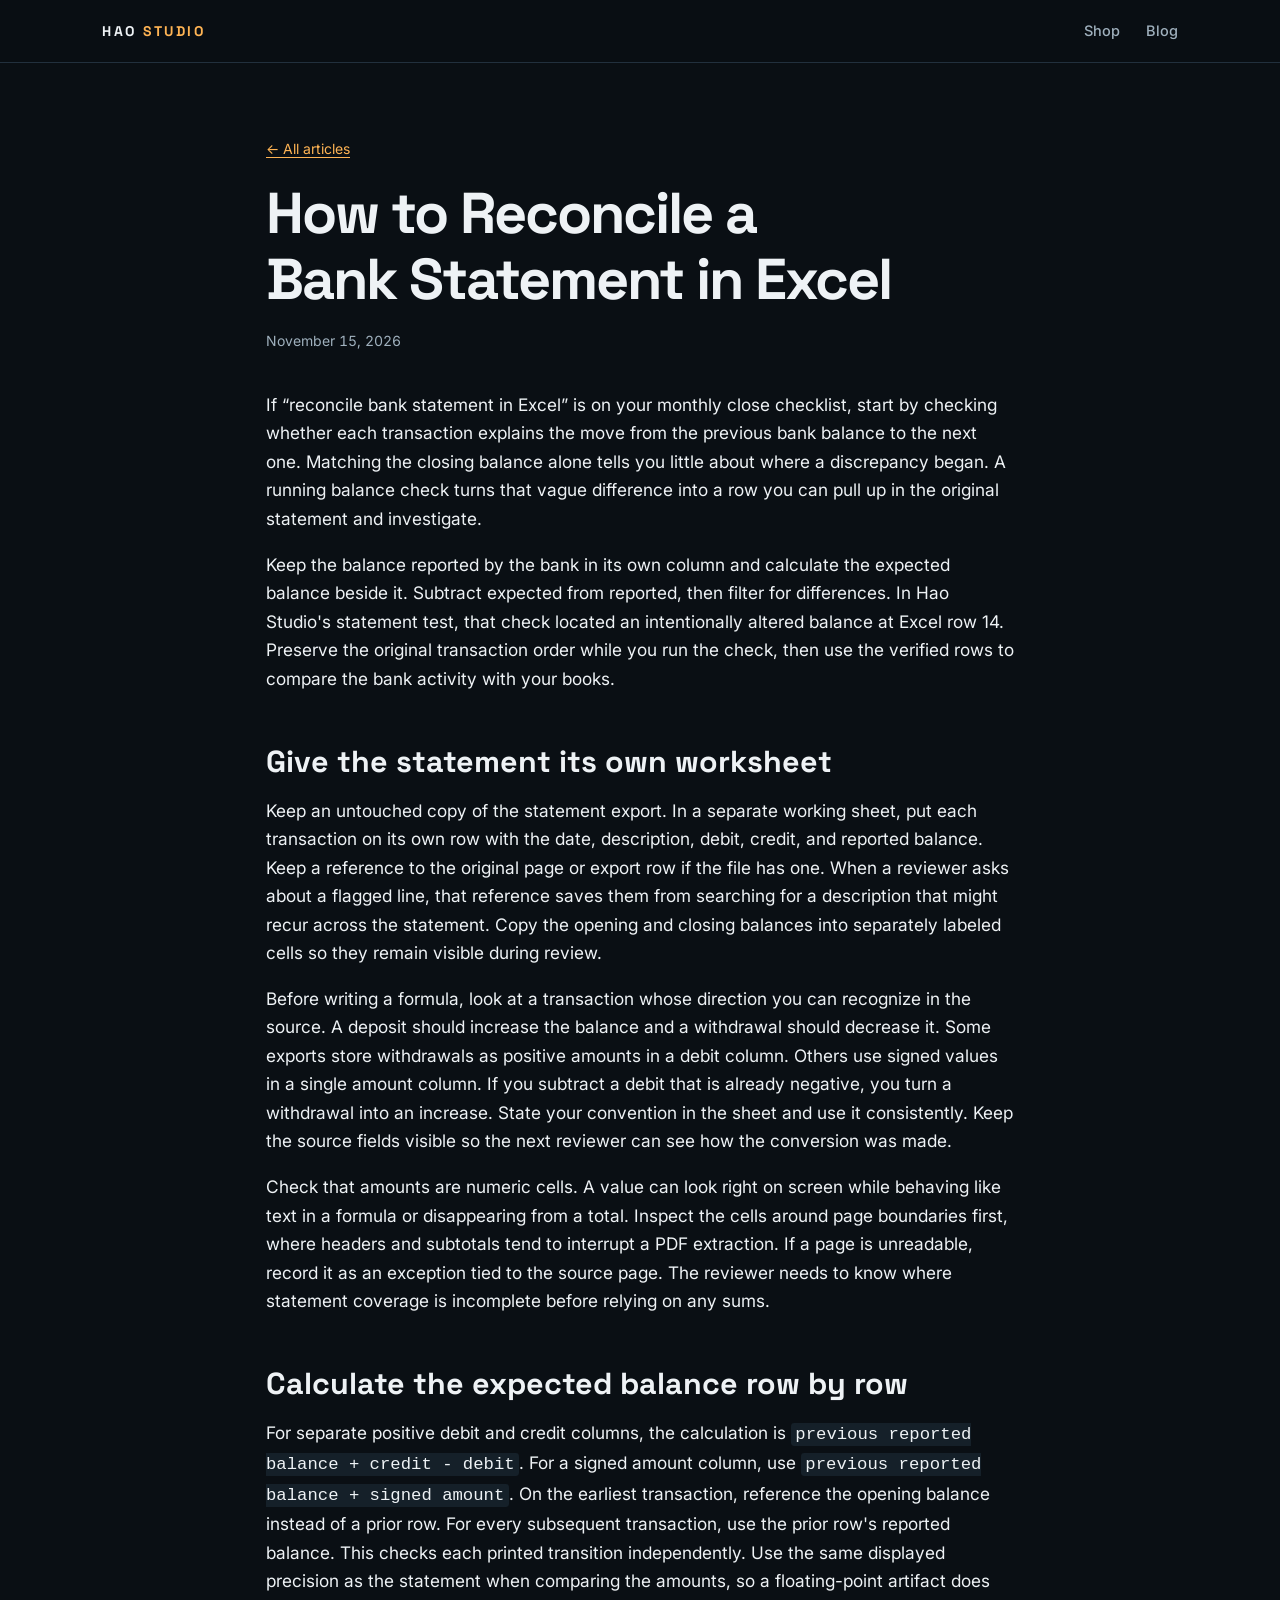
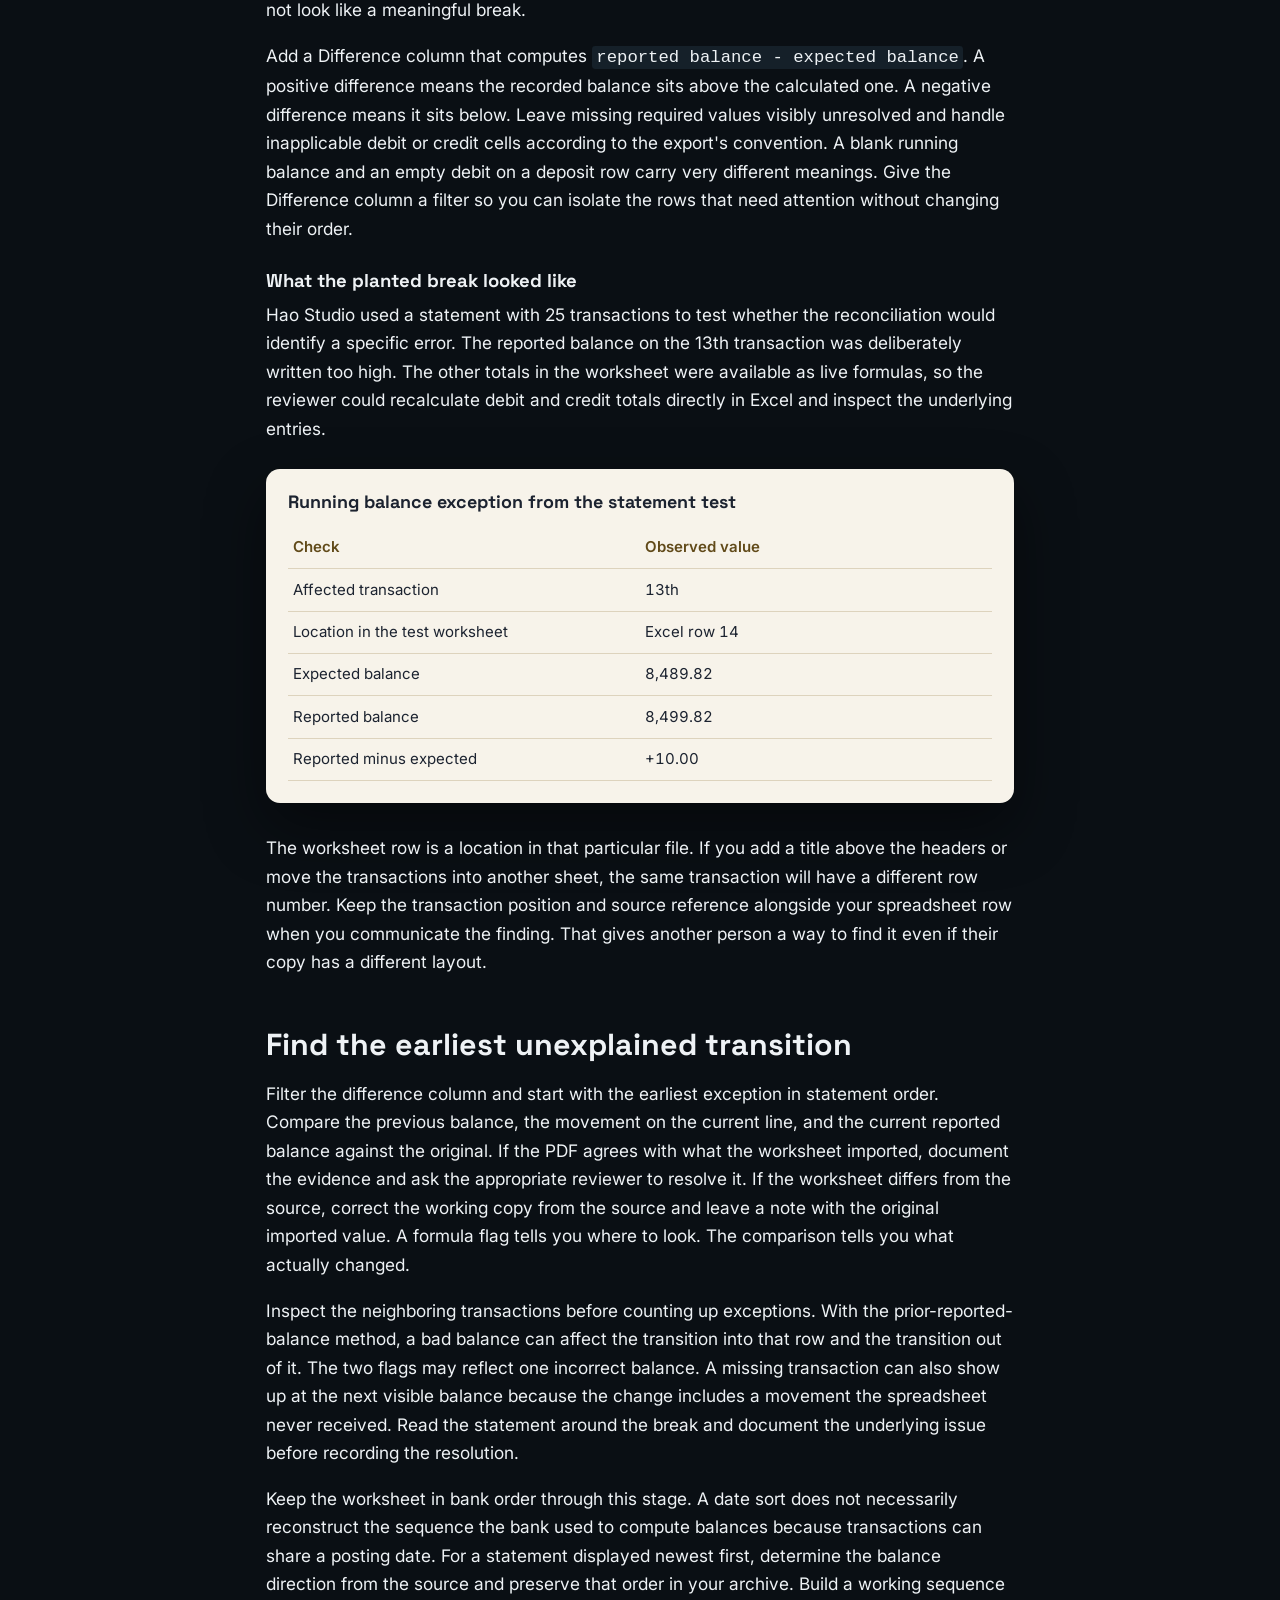
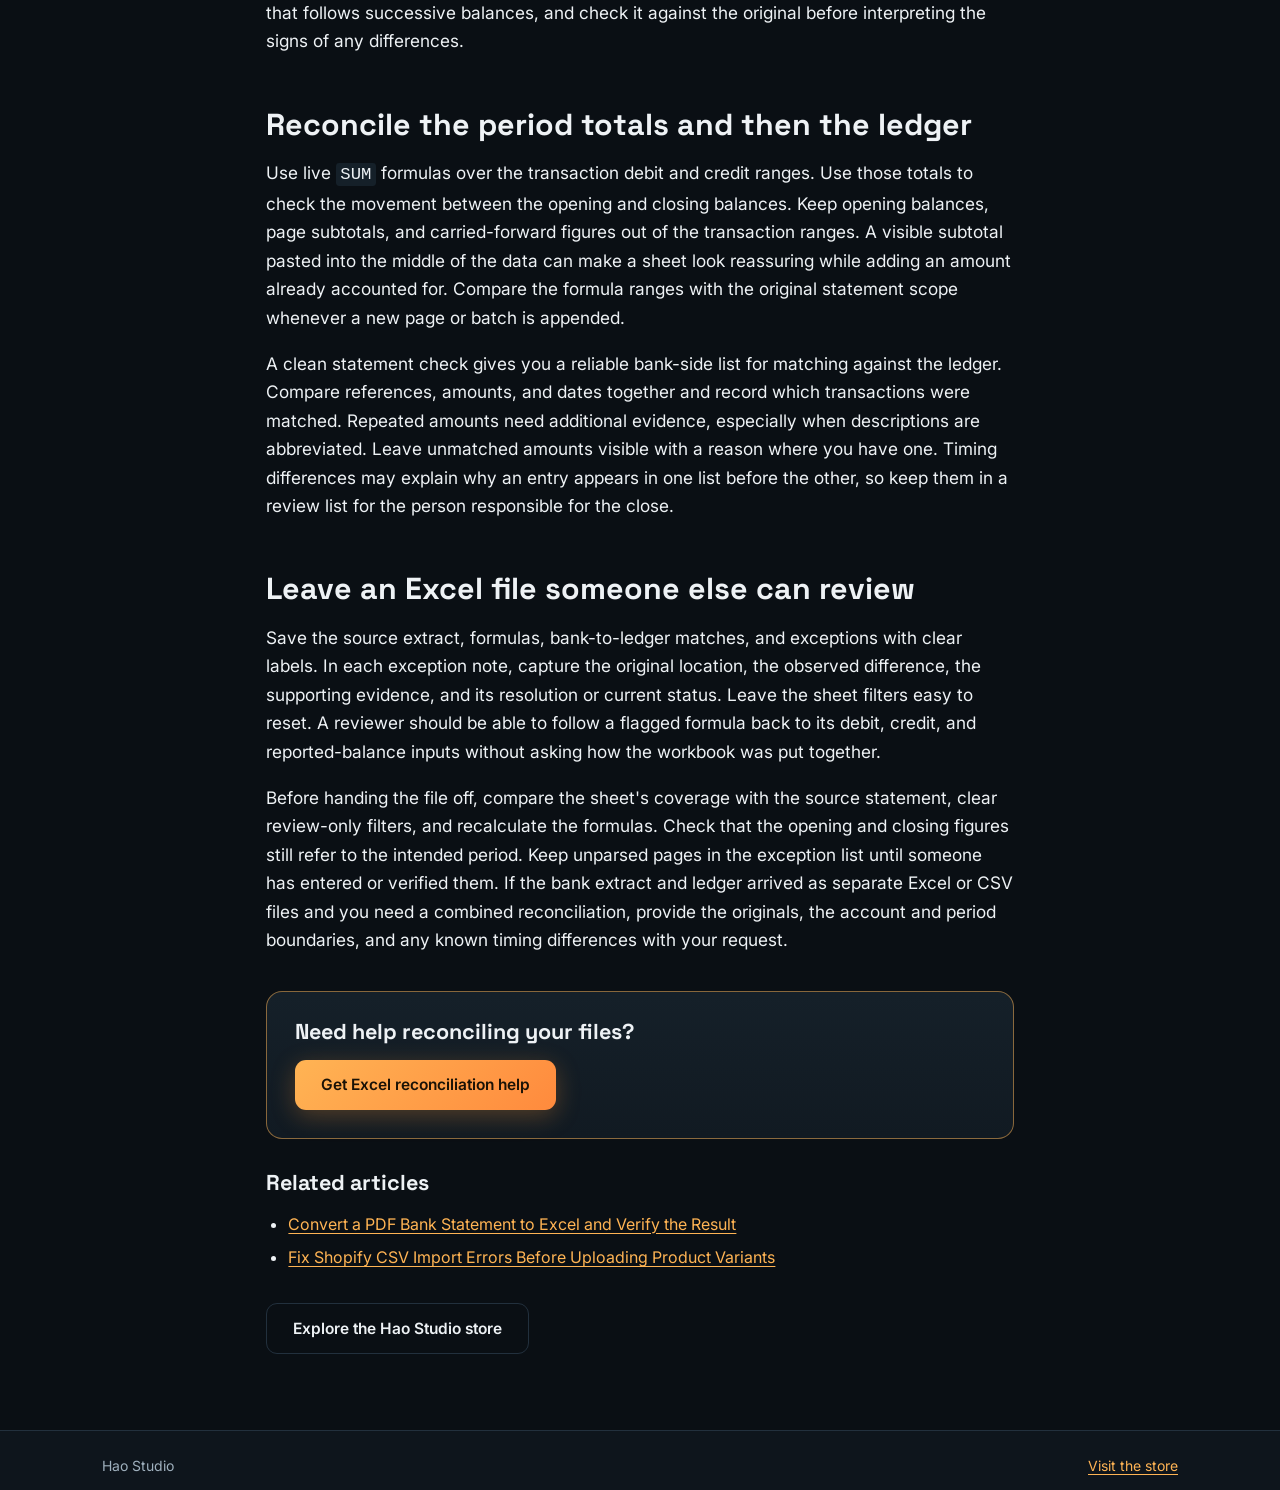
<file: blog/how-to-reconcile-a-bank-statement-in-excel/index.html>
<!doctype html>
<html lang="en">
<head>
  <meta charset="utf-8">
  <meta name="viewport" content="width=device-width, initial-scale=1">
  <meta name="theme-color" content="#0a0f14">
  <title>How to Reconcile a Bank Statement in Excel | Hao Studio</title>
  <meta name="description" content="Reconcile a bank statement in Excel with a running balance check, live debit and credit totals, and a real example of a misplaced balance.">
  <link rel="canonical" href="https://haostudio.me/blog/how-to-reconcile-a-bank-statement-in-excel/">
  <meta property="og:site_name" content="Hao Studio">
  <meta property="og:title" content="How to Reconcile a Bank Statement in Excel">
  <meta property="og:description" content="Reconcile a bank statement in Excel with a running balance check, live debit and credit totals, and a real example of a misplaced balance.">
  <meta property="og:type" content="article">
  <meta property="og:url" content="https://haostudio.me/blog/how-to-reconcile-a-bank-statement-in-excel/">
  <link rel="stylesheet" href="../assets/blog.css">
<script type="application/ld+json">
{
  "@context": "https://schema.org",
  "@type": "Article",
  "headline": "How to Reconcile a Bank Statement in Excel",
  "description": "Reconcile a bank statement in Excel with a running balance check, live debit and credit totals, and a real example of a misplaced balance.",
  "datePublished": "2026-11-15",
  "author": {
    "@type": "Organization",
    "name": "Hao Studio",
    "url": "https://haostudio.me"
  },
  "mainEntityOfPage": "https://haostudio.me/blog/how-to-reconcile-a-bank-statement-in-excel/"
}
</script>
</head>
<body>
  <a class="skip" href="#main">Skip to content</a>
  <nav class="site-nav" aria-label="Main navigation">
    <div class="wrap nav-in">
      <a class="logo" href="https://haostudio.me">Hao <span>Studio</span></a>
      <div class="nav-links">
        <a href="https://haostudio.me">Shop</a>
        <a href="../">Blog</a>
      </div>
    </div>
  </nav>
  <main id="main" class="wrap article-wrap">
    <article>
      <header class="article-header">
        <a class="back" href="../">← All articles</a>
        <h1>How to Reconcile a Bank Statement in Excel</h1>
        <time datetime="2026-11-15">November 15, 2026</time>
      </header>
      <div class="article-body">
<p>If “reconcile bank statement in Excel” is on your monthly close checklist, start by checking whether each transaction explains the move from the previous bank balance to the next one. Matching the closing balance alone tells you little about where a discrepancy began. A running balance check turns that vague difference into a row you can pull up in the original statement and investigate.</p>
<p>Keep the balance reported by the bank in its own column and calculate the expected balance beside it. Subtract expected from reported, then filter for differences. In Hao Studio&#x27;s statement test, that check located an intentionally altered balance at Excel row 14. Preserve the original transaction order while you run the check, then use the verified rows to compare the bank activity with your books.</p>
<h2>Give the statement its own worksheet</h2>
<p>Keep an untouched copy of the statement export. In a separate working sheet, put each transaction on its own row with the date, description, debit, credit, and reported balance. Keep a reference to the original page or export row if the file has one. When a reviewer asks about a flagged line, that reference saves them from searching for a description that might recur across the statement. Copy the opening and closing balances into separately labeled cells so they remain visible during review.</p>
<p>Before writing a formula, look at a transaction whose direction you can recognize in the source. A deposit should increase the balance and a withdrawal should decrease it. Some exports store withdrawals as positive amounts in a debit column. Others use signed values in a single amount column. If you subtract a debit that is already negative, you turn a withdrawal into an increase. State your convention in the sheet and use it consistently. Keep the source fields visible so the next reviewer can see how the conversion was made.</p>
<p>Check that amounts are numeric cells. A value can look right on screen while behaving like text in a formula or disappearing from a total. Inspect the cells around page boundaries first, where headers and subtotals tend to interrupt a PDF extraction. If a page is unreadable, record it as an exception tied to the source page. The reviewer needs to know where statement coverage is incomplete before relying on any sums.</p>
<h2>Calculate the expected balance row by row</h2>
<p>For separate positive debit and credit columns, the calculation is <code>previous reported balance + credit - debit</code>. For a signed amount column, use <code>previous reported balance + signed amount</code>. On the earliest transaction, reference the opening balance instead of a prior row. For every subsequent transaction, use the prior row&#x27;s reported balance. This checks each printed transition independently. Use the same displayed precision as the statement when comparing the amounts, so a floating-point artifact does not look like a meaningful break.</p>
<p>Add a Difference column that computes <code>reported balance - expected balance</code>. A positive difference means the recorded balance sits above the calculated one. A negative difference means it sits below. Leave missing required values visibly unresolved and handle inapplicable debit or credit cells according to the export&#x27;s convention. A blank running balance and an empty debit on a deposit row carry very different meanings. Give the Difference column a filter so you can isolate the rows that need attention without changing their order.</p>
<h3>What the planted break looked like</h3>
<p>Hao Studio used a statement with 25 transactions to test whether the reconciliation would identify a specific error. The reported balance on the 13th transaction was deliberately written too high. The other totals in the worksheet were available as live formulas, so the reviewer could recalculate debit and credit totals directly in Excel and inspect the underlying entries.</p>
<div class="doc"><table><caption>Running balance exception from the statement test</caption>
<thead><tr><th scope="col">Check</th><th scope="col">Observed value</th></tr></thead>
<tbody>
<tr><td>Affected transaction</td><td>13th</td></tr>
<tr><td>Location in the test worksheet</td><td>Excel row 14</td></tr>
<tr><td>Expected balance</td><td>8,489.82</td></tr>
<tr><td>Reported balance</td><td>8,499.82</td></tr>
<tr><td>Reported minus expected</td><td>+10.00</td></tr>
</tbody></table></div>
<p>The worksheet row is a location in that particular file. If you add a title above the headers or move the transactions into another sheet, the same transaction will have a different row number. Keep the transaction position and source reference alongside your spreadsheet row when you communicate the finding. That gives another person a way to find it even if their copy has a different layout.</p>
<h2>Find the earliest unexplained transition</h2>
<p>Filter the difference column and start with the earliest exception in statement order. Compare the previous balance, the movement on the current line, and the current reported balance against the original. If the PDF agrees with what the worksheet imported, document the evidence and ask the appropriate reviewer to resolve it. If the worksheet differs from the source, correct the working copy from the source and leave a note with the original imported value. A formula flag tells you where to look. The comparison tells you what actually changed.</p>
<p>Inspect the neighboring transactions before counting up exceptions. With the prior-reported-balance method, a bad balance can affect the transition into that row and the transition out of it. The two flags may reflect one incorrect balance. A missing transaction can also show up at the next visible balance because the change includes a movement the spreadsheet never received. Read the statement around the break and document the underlying issue before recording the resolution.</p>
<p>Keep the worksheet in bank order through this stage. A date sort does not necessarily reconstruct the sequence the bank used to compute balances because transactions can share a posting date. For a statement displayed newest first, determine the balance direction from the source and preserve that order in your archive. Build a working sequence that follows successive balances, and check it against the original before interpreting the signs of any differences.</p>
<h2>Reconcile the period totals and then the ledger</h2>
<p>Use live <code>SUM</code> formulas over the transaction debit and credit ranges. Use those totals to check the movement between the opening and closing balances. Keep opening balances, page subtotals, and carried-forward figures out of the transaction ranges. A visible subtotal pasted into the middle of the data can make a sheet look reassuring while adding an amount already accounted for. Compare the formula ranges with the original statement scope whenever a new page or batch is appended.</p>
<p>A clean statement check gives you a reliable bank-side list for matching against the ledger. Compare references, amounts, and dates together and record which transactions were matched. Repeated amounts need additional evidence, especially when descriptions are abbreviated. Leave unmatched amounts visible with a reason where you have one. Timing differences may explain why an entry appears in one list before the other, so keep them in a review list for the person responsible for the close.</p>
<h2>Leave an Excel file someone else can review</h2>
<p>Save the source extract, formulas, bank-to-ledger matches, and exceptions with clear labels. In each exception note, capture the original location, the observed difference, the supporting evidence, and its resolution or current status. Leave the sheet filters easy to reset. A reviewer should be able to follow a flagged formula back to its debit, credit, and reported-balance inputs without asking how the workbook was put together.</p>
<p>Before handing the file off, compare the sheet&#x27;s coverage with the source statement, clear review-only filters, and recalculate the formulas. Check that the opening and closing figures still refer to the intended period. Keep unparsed pages in the exception list until someone has entered or verified them. If the bank extract and ledger arrived as separate Excel or CSV files and you need a combined reconciliation, provide the originals, the account and period boundaries, and any known timing differences with your request.</p>
      </div>
      <section class="cta" aria-labelledby="cta-title">
        <h2 id="cta-title">Need help reconciling your files?</h2>
        <a class="btn" data-money-page href="https://www.fiverr.com/hao315/merge-and-reconcile-your-excel-or-csv-files-into-one-accurate-report">Get Excel reconciliation help</a>
      </section>
    </article>
    <section class="related" aria-labelledby="related-title">
      <h2 id="related-title">Related articles</h2>
      <ul>
        <li><a href="../pdf-bank-statement-to-excel/">Convert a PDF Bank Statement to Excel and Verify the Result</a></li>
        <li><a href="../shopify-csv-import-errors/">Fix Shopify CSV Import Errors Before Uploading Product Variants</a></li>
      </ul>
    </section>
    <div class="store-cta"><a class="btn ghost" href="https://haostudio.me">Explore the Hao Studio store</a></div>
  </main>

  <footer class="site-footer">
    <div class="wrap footer-in">
      <span>Hao Studio</span>
      <a href="https://haostudio.me">Visit the store</a>
    </div>
  </footer>
</body>
</html>
</file>
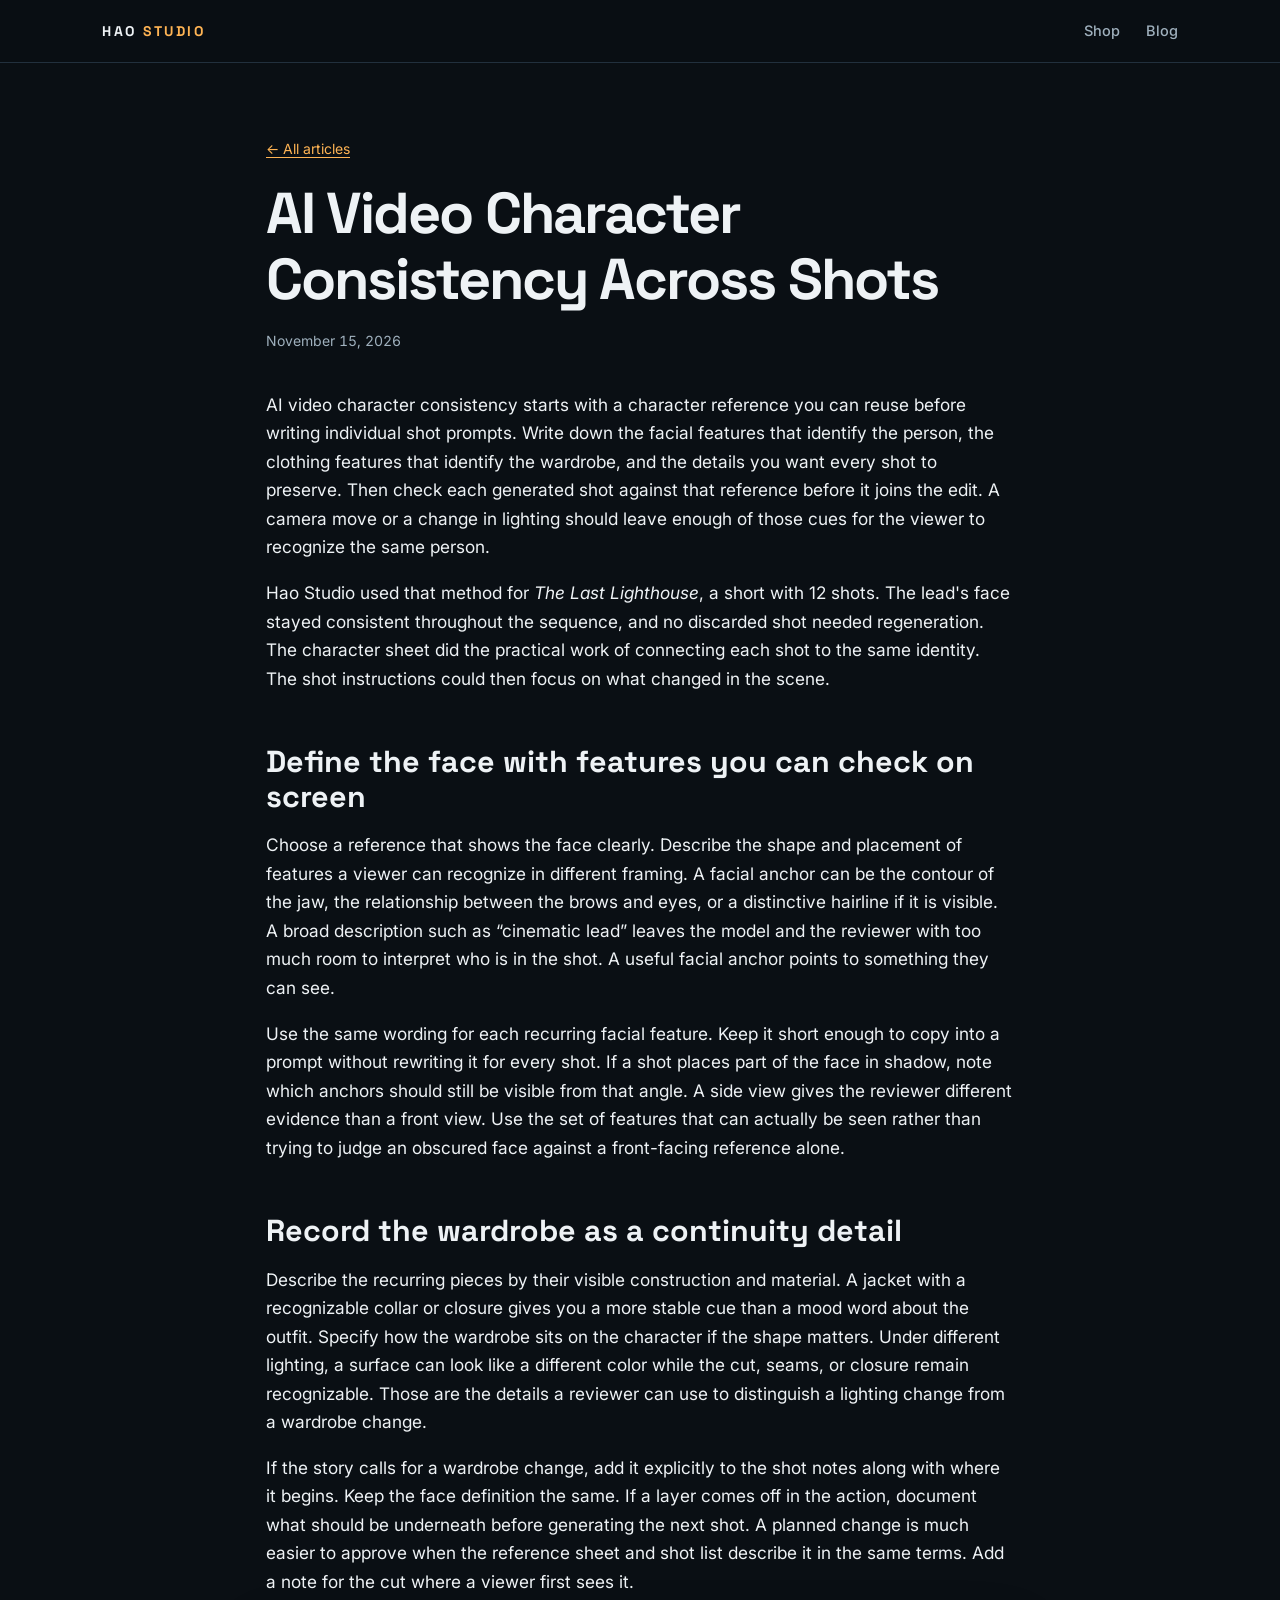
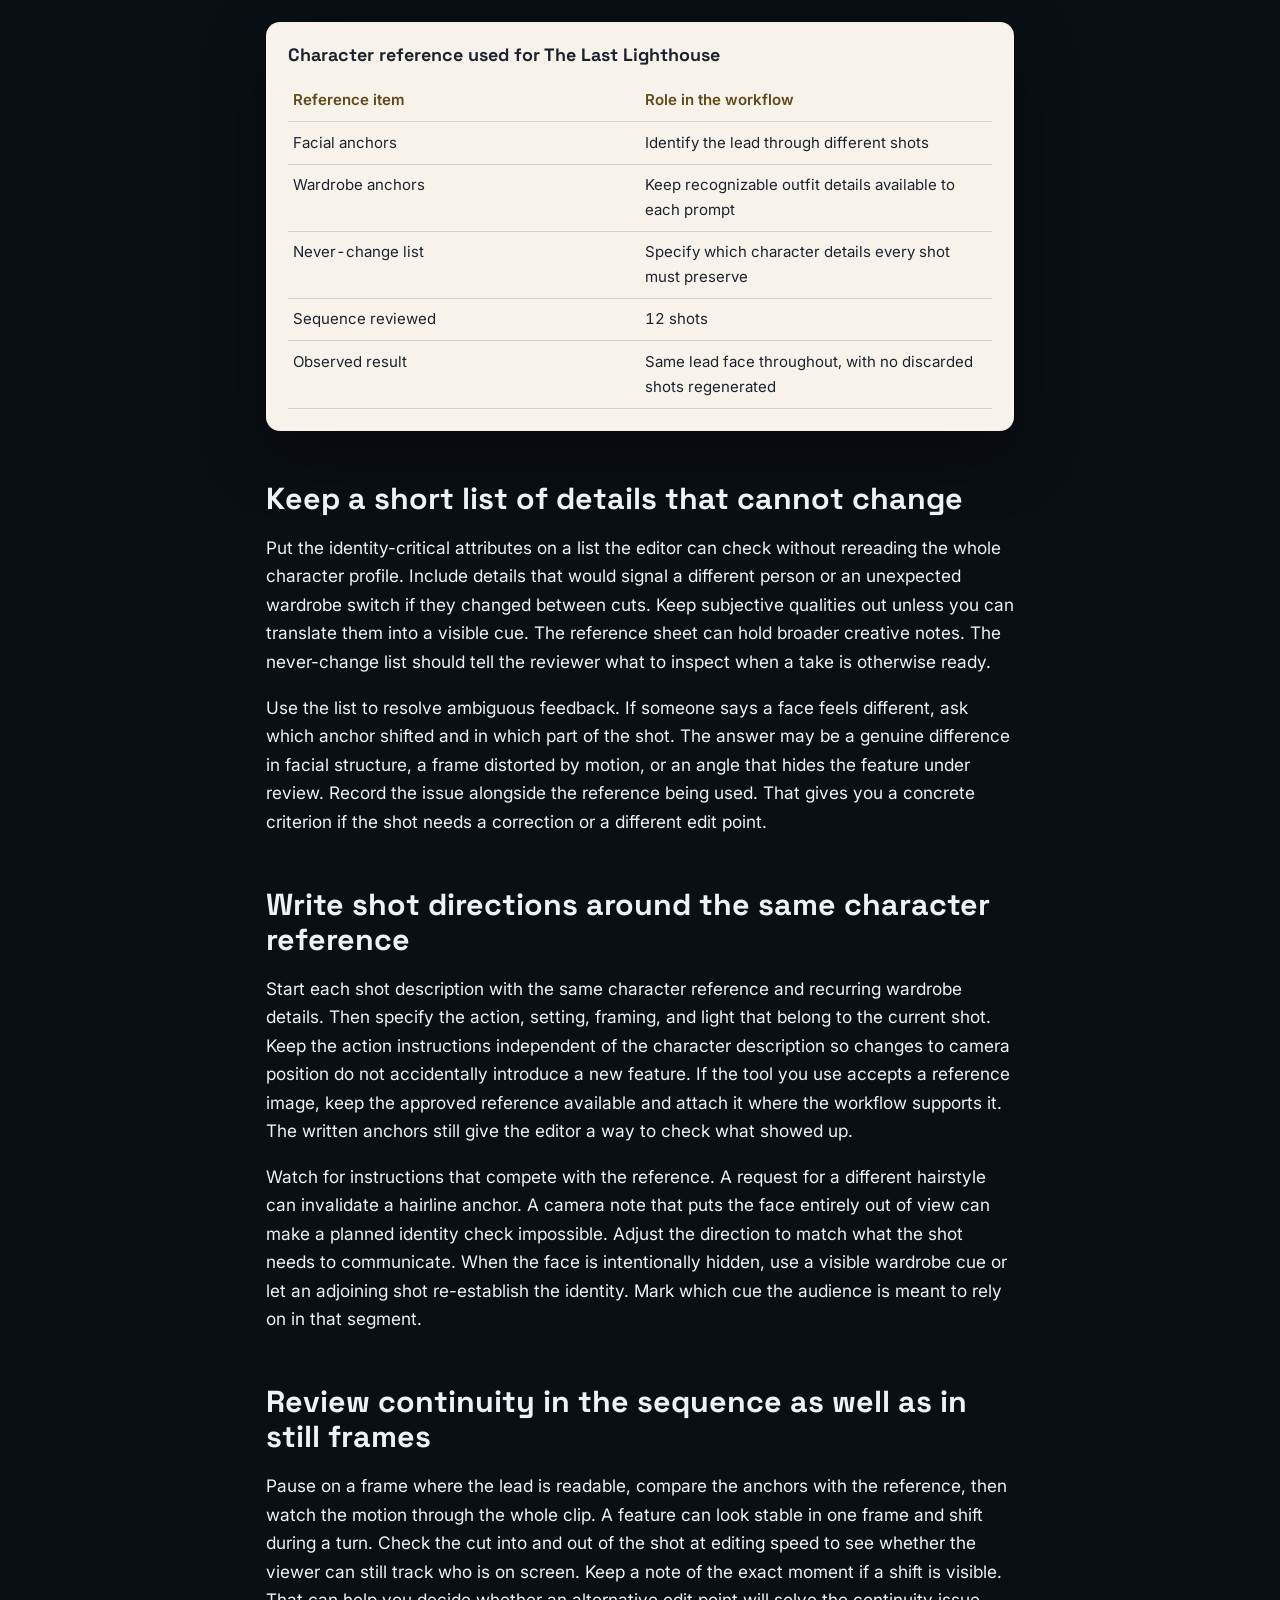
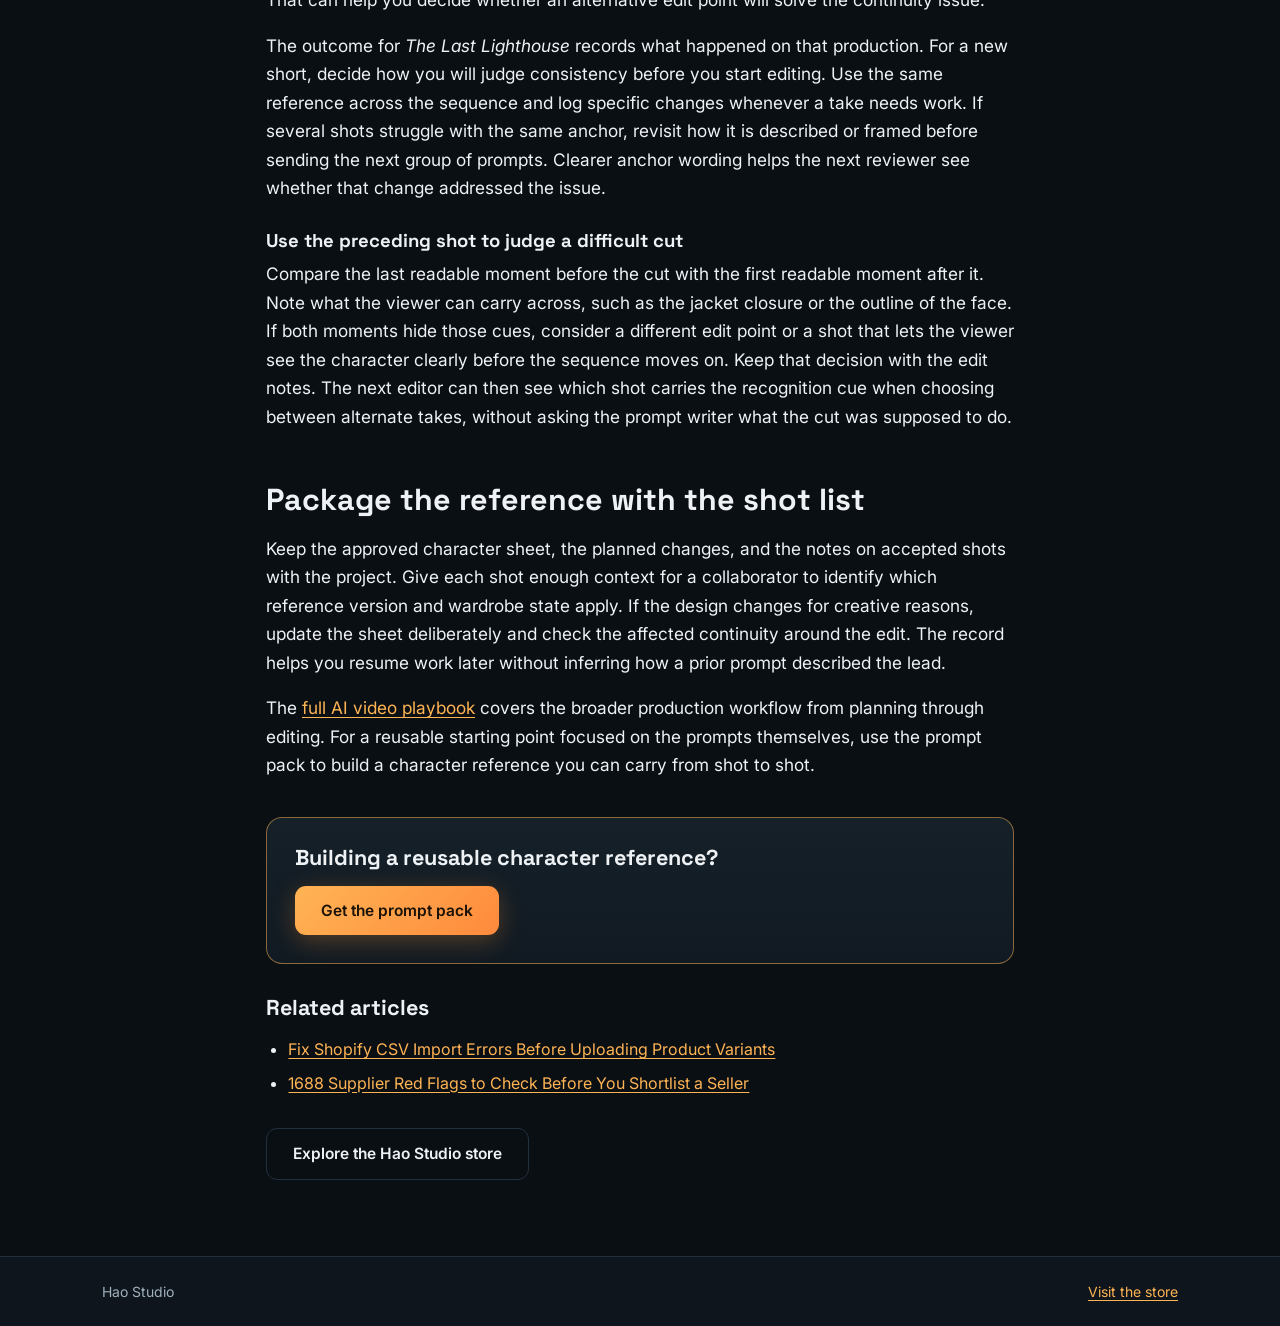
<file: blog/keep-ai-video-character-consistent/index.html>
<!doctype html>
<html lang="en">
<head>
  <meta charset="utf-8">
  <meta name="viewport" content="width=device-width, initial-scale=1">
  <meta name="theme-color" content="#0a0f14">
  <title>AI Video Character Consistency Across Shots | Hao Studio</title>
  <meta name="description" content="Keep the same AI video character across shots with a reference sheet for facial anchors, wardrobe anchors, and details the camera cannot change.">
  <link rel="canonical" href="https://haostudio.me/blog/keep-ai-video-character-consistent/">
  <meta property="og:site_name" content="Hao Studio">
  <meta property="og:title" content="AI Video Character Consistency Across Shots">
  <meta property="og:description" content="Keep the same AI video character across shots with a reference sheet for facial anchors, wardrobe anchors, and details the camera cannot change.">
  <meta property="og:type" content="article">
  <meta property="og:url" content="https://haostudio.me/blog/keep-ai-video-character-consistent/">
  <link rel="stylesheet" href="../assets/blog.css">
<script type="application/ld+json">
{
  "@context": "https://schema.org",
  "@type": "Article",
  "headline": "AI Video Character Consistency Across Shots",
  "description": "Keep the same AI video character across shots with a reference sheet for facial anchors, wardrobe anchors, and details the camera cannot change.",
  "datePublished": "2026-11-15",
  "author": {
    "@type": "Organization",
    "name": "Hao Studio",
    "url": "https://haostudio.me"
  },
  "mainEntityOfPage": "https://haostudio.me/blog/keep-ai-video-character-consistent/"
}
</script>
</head>
<body>
  <a class="skip" href="#main">Skip to content</a>
  <nav class="site-nav" aria-label="Main navigation">
    <div class="wrap nav-in">
      <a class="logo" href="https://haostudio.me">Hao <span>Studio</span></a>
      <div class="nav-links">
        <a href="https://haostudio.me">Shop</a>
        <a href="../">Blog</a>
      </div>
    </div>
  </nav>
  <main id="main" class="wrap article-wrap">
    <article>
      <header class="article-header">
        <a class="back" href="../">← All articles</a>
        <h1>AI Video Character Consistency Across Shots</h1>
        <time datetime="2026-11-15">November 15, 2026</time>
      </header>
      <div class="article-body">
<p>AI video character consistency starts with a character reference you can reuse before writing individual shot prompts. Write down the facial features that identify the person, the clothing features that identify the wardrobe, and the details you want every shot to preserve. Then check each generated shot against that reference before it joins the edit. A camera move or a change in lighting should leave enough of those cues for the viewer to recognize the same person.</p>
<p>Hao Studio used that method for <em>The Last Lighthouse</em>, a short with 12 shots. The lead&#x27;s face stayed consistent throughout the sequence, and no discarded shot needed regeneration. The character sheet did the practical work of connecting each shot to the same identity. The shot instructions could then focus on what changed in the scene.</p>
<h2>Define the face with features you can check on screen</h2>
<p>Choose a reference that shows the face clearly. Describe the shape and placement of features a viewer can recognize in different framing. A facial anchor can be the contour of the jaw, the relationship between the brows and eyes, or a distinctive hairline if it is visible. A broad description such as “cinematic lead” leaves the model and the reviewer with too much room to interpret who is in the shot. A useful facial anchor points to something they can see.</p>
<p>Use the same wording for each recurring facial feature. Keep it short enough to copy into a prompt without rewriting it for every shot. If a shot places part of the face in shadow, note which anchors should still be visible from that angle. A side view gives the reviewer different evidence than a front view. Use the set of features that can actually be seen rather than trying to judge an obscured face against a front-facing reference alone.</p>
<h2>Record the wardrobe as a continuity detail</h2>
<p>Describe the recurring pieces by their visible construction and material. A jacket with a recognizable collar or closure gives you a more stable cue than a mood word about the outfit. Specify how the wardrobe sits on the character if the shape matters. Under different lighting, a surface can look like a different color while the cut, seams, or closure remain recognizable. Those are the details a reviewer can use to distinguish a lighting change from a wardrobe change.</p>
<p>If the story calls for a wardrobe change, add it explicitly to the shot notes along with where it begins. Keep the face definition the same. If a layer comes off in the action, document what should be underneath before generating the next shot. A planned change is much easier to approve when the reference sheet and shot list describe it in the same terms. Add a note for the cut where a viewer first sees it.</p>
<div class="doc"><table><caption>Character reference used for The Last Lighthouse</caption>
<thead><tr><th scope="col">Reference item</th><th scope="col">Role in the workflow</th></tr></thead>
<tbody>
<tr><td>Facial anchors</td><td>Identify the lead through different shots</td></tr>
<tr><td>Wardrobe anchors</td><td>Keep recognizable outfit details available to each prompt</td></tr>
<tr><td>Never-change list</td><td>Specify which character details every shot must preserve</td></tr>
<tr><td>Sequence reviewed</td><td>12 shots</td></tr>
<tr><td>Observed result</td><td>Same lead face throughout, with no discarded shots regenerated</td></tr>
</tbody></table></div>
<h2>Keep a short list of details that cannot change</h2>
<p>Put the identity-critical attributes on a list the editor can check without rereading the whole character profile. Include details that would signal a different person or an unexpected wardrobe switch if they changed between cuts. Keep subjective qualities out unless you can translate them into a visible cue. The reference sheet can hold broader creative notes. The never-change list should tell the reviewer what to inspect when a take is otherwise ready.</p>
<p>Use the list to resolve ambiguous feedback. If someone says a face feels different, ask which anchor shifted and in which part of the shot. The answer may be a genuine difference in facial structure, a frame distorted by motion, or an angle that hides the feature under review. Record the issue alongside the reference being used. That gives you a concrete criterion if the shot needs a correction or a different edit point.</p>
<h2>Write shot directions around the same character reference</h2>
<p>Start each shot description with the same character reference and recurring wardrobe details. Then specify the action, setting, framing, and light that belong to the current shot. Keep the action instructions independent of the character description so changes to camera position do not accidentally introduce a new feature. If the tool you use accepts a reference image, keep the approved reference available and attach it where the workflow supports it. The written anchors still give the editor a way to check what showed up.</p>
<p>Watch for instructions that compete with the reference. A request for a different hairstyle can invalidate a hairline anchor. A camera note that puts the face entirely out of view can make a planned identity check impossible. Adjust the direction to match what the shot needs to communicate. When the face is intentionally hidden, use a visible wardrobe cue or let an adjoining shot re-establish the identity. Mark which cue the audience is meant to rely on in that segment.</p>
<h2>Review continuity in the sequence as well as in still frames</h2>
<p>Pause on a frame where the lead is readable, compare the anchors with the reference, then watch the motion through the whole clip. A feature can look stable in one frame and shift during a turn. Check the cut into and out of the shot at editing speed to see whether the viewer can still track who is on screen. Keep a note of the exact moment if a shift is visible. That can help you decide whether an alternative edit point will solve the continuity issue.</p>
<p>The outcome for <em>The Last Lighthouse</em> records what happened on that production. For a new short, decide how you will judge consistency before you start editing. Use the same reference across the sequence and log specific changes whenever a take needs work. If several shots struggle with the same anchor, revisit how it is described or framed before sending the next group of prompts. Clearer anchor wording helps the next reviewer see whether that change addressed the issue.</p>
<h3>Use the preceding shot to judge a difficult cut</h3>
<p>Compare the last readable moment before the cut with the first readable moment after it. Note what the viewer can carry across, such as the jacket closure or the outline of the face. If both moments hide those cues, consider a different edit point or a shot that lets the viewer see the character clearly before the sequence moves on. Keep that decision with the edit notes. The next editor can then see which shot carries the recognition cue when choosing between alternate takes, without asking the prompt writer what the cut was supposed to do.</p>
<h2>Package the reference with the shot list</h2>
<p>Keep the approved character sheet, the planned changes, and the notes on accepted shots with the project. Give each shot enough context for a collaborator to identify which reference version and wardrobe state apply. If the design changes for creative reasons, update the sheet deliberately and check the affected continuity around the edit. The record helps you resume work later without inferring how a prior prompt described the lead.</p>
<p>The <a href="https://www.creem.io/product/prod_5D47vS65nFsqtTf9b8untx">full AI video playbook</a> covers the broader production workflow from planning through editing. For a reusable starting point focused on the prompts themselves, use the prompt pack to build a character reference you can carry from shot to shot.</p>
      </div>
      <section class="cta" aria-labelledby="cta-title">
        <h2 id="cta-title">Building a reusable character reference?</h2>
        <a class="btn" data-money-page href="https://www.creem.io/product/prod_6ztDgfFOknyuvSxs7vQGsj">Get the prompt pack</a>
      </section>
    </article>
    <section class="related" aria-labelledby="related-title">
      <h2 id="related-title">Related articles</h2>
      <ul>
        <li><a href="../shopify-csv-import-errors/">Fix Shopify CSV Import Errors Before Uploading Product Variants</a></li>
        <li><a href="../1688-supplier-red-flags/">1688 Supplier Red Flags to Check Before You Shortlist a Seller</a></li>
      </ul>
    </section>
    <div class="store-cta"><a class="btn ghost" href="https://haostudio.me">Explore the Hao Studio store</a></div>
  </main>

  <footer class="site-footer">
    <div class="wrap footer-in">
      <span>Hao Studio</span>
      <a href="https://haostudio.me">Visit the store</a>
    </div>
  </footer>
</body>
</html>
</file>
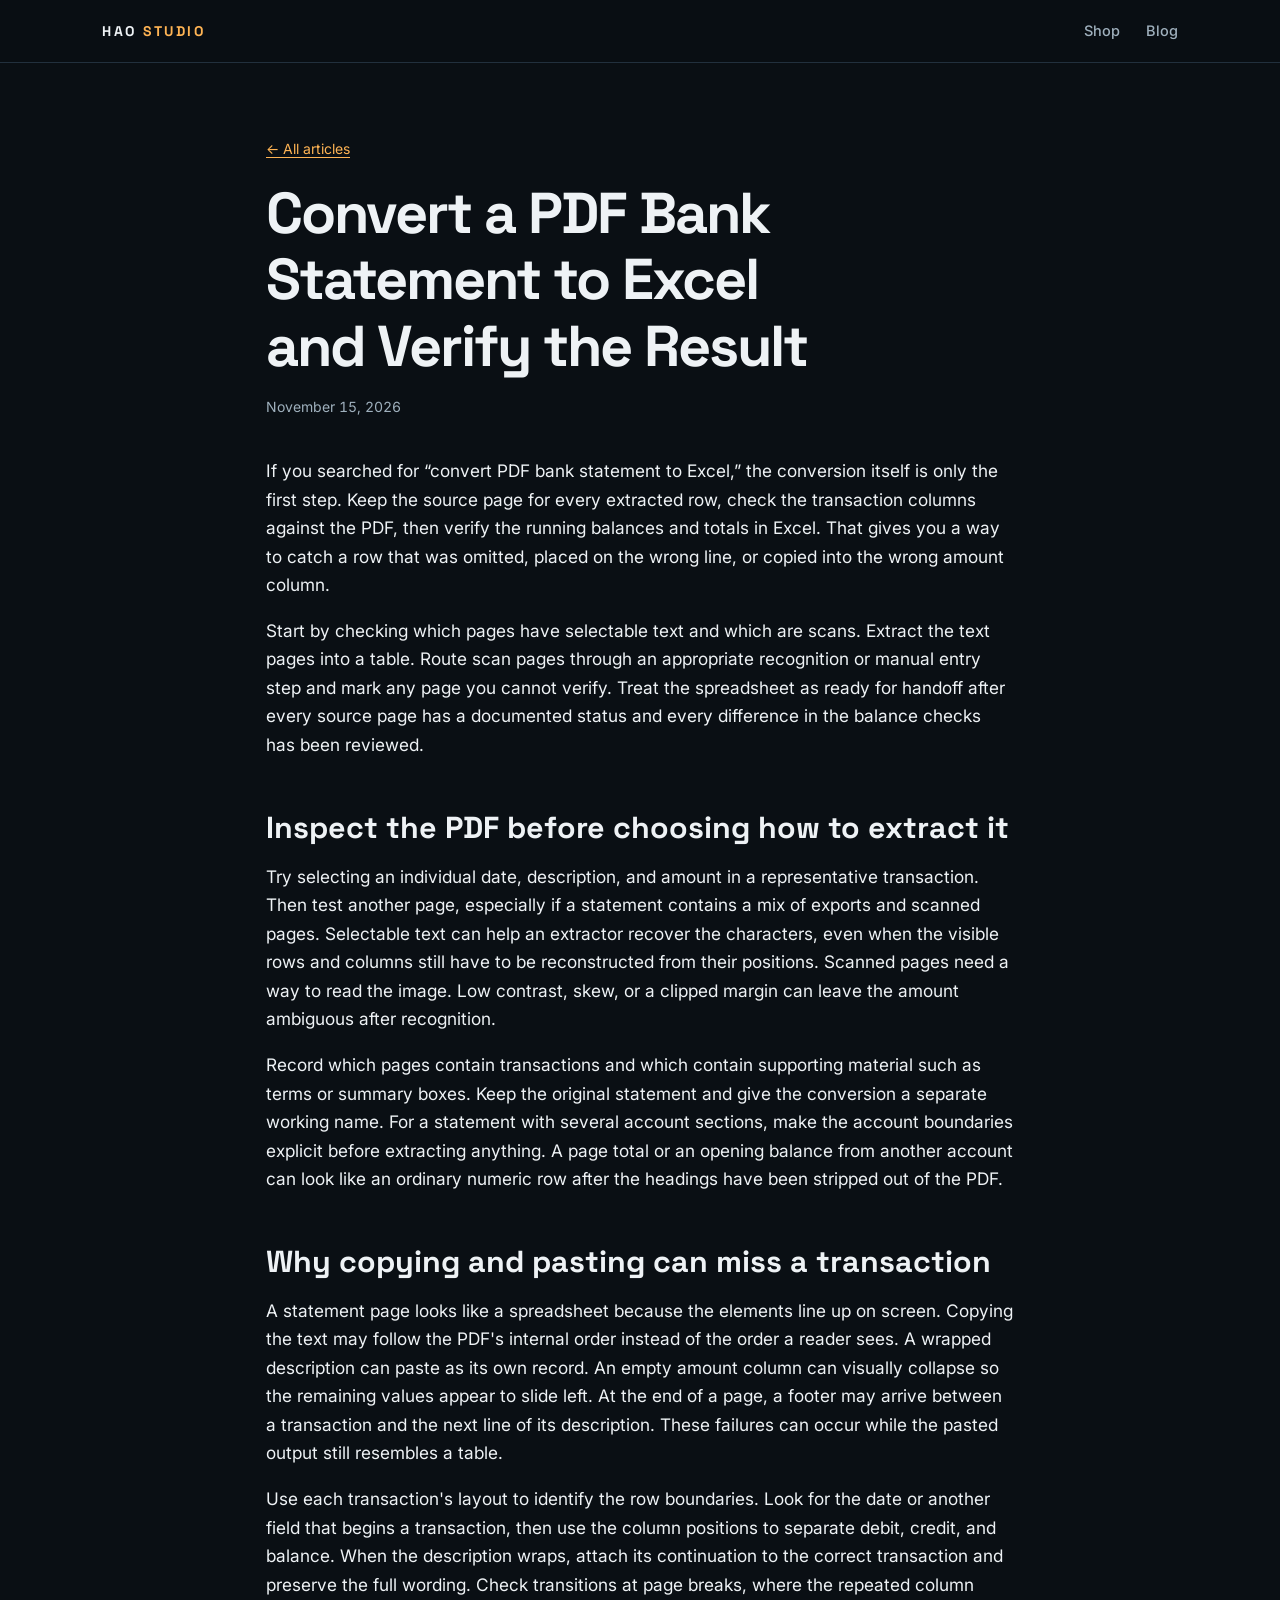
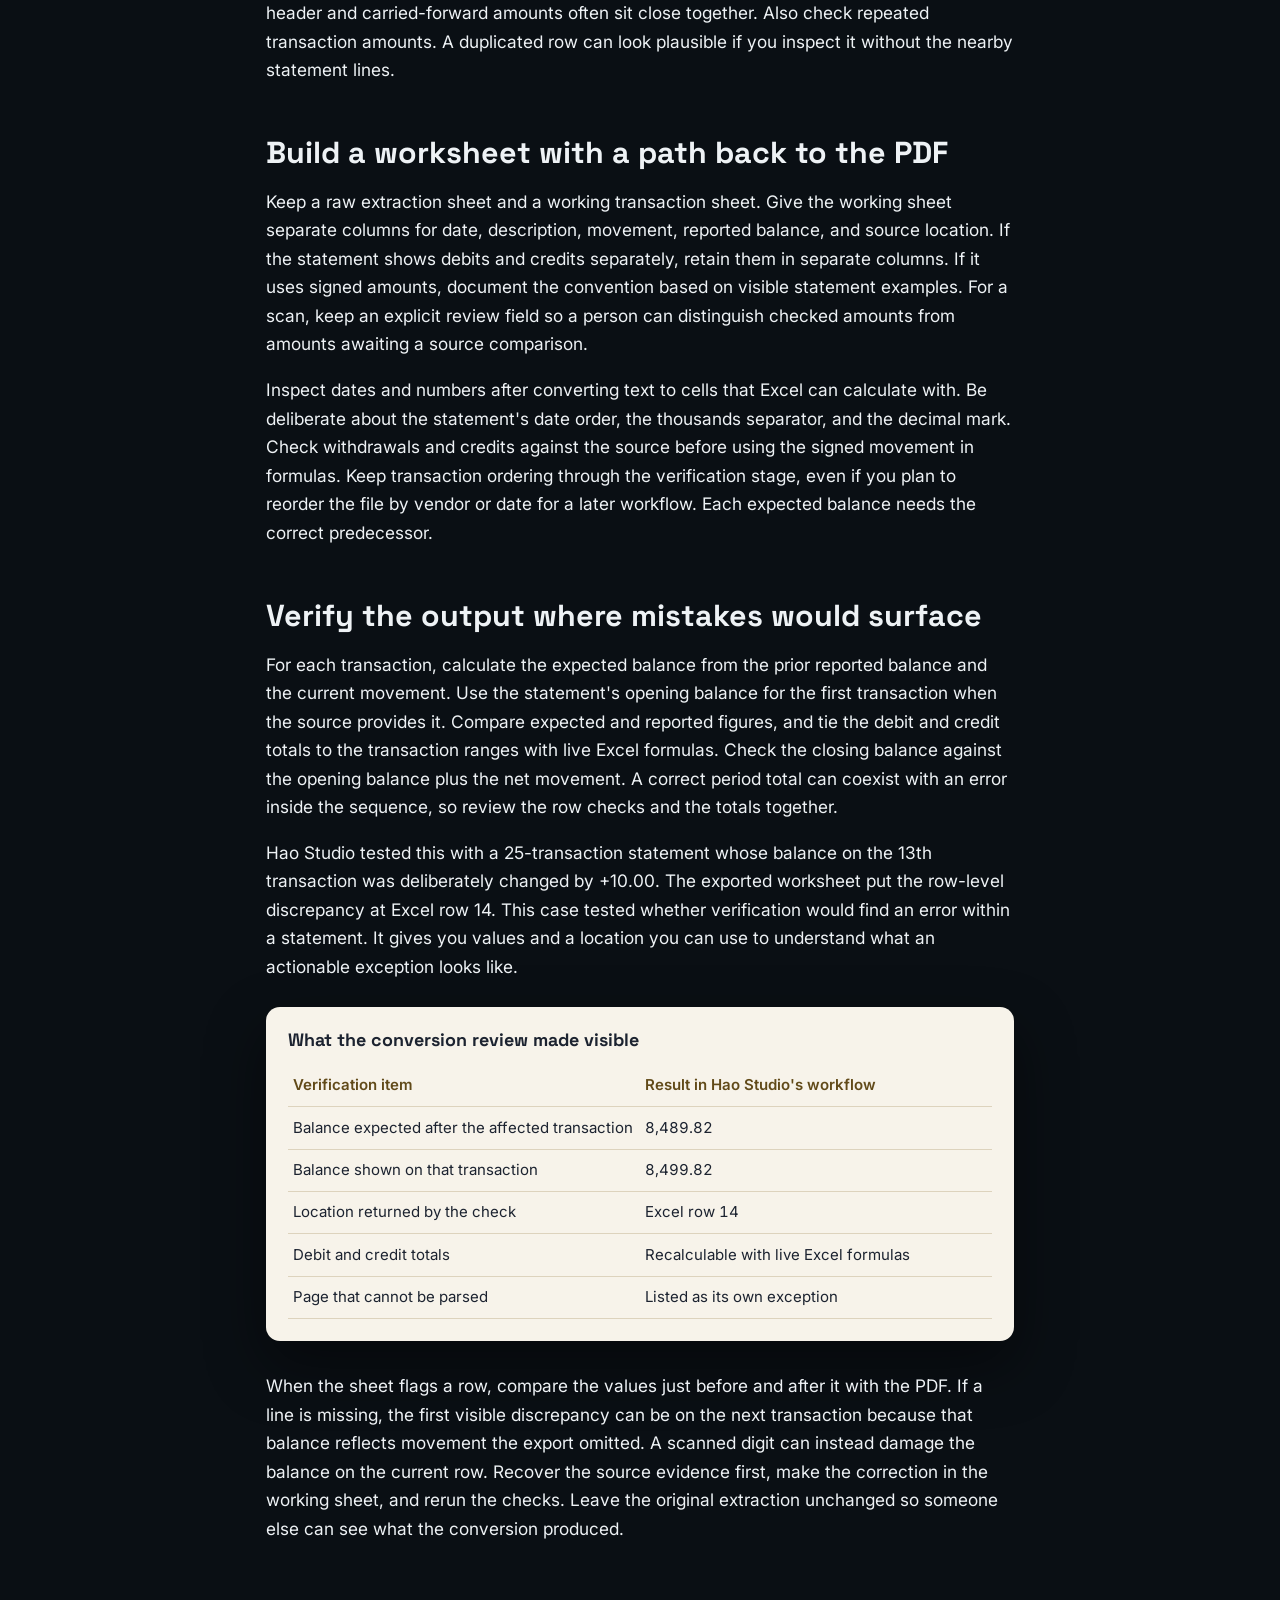
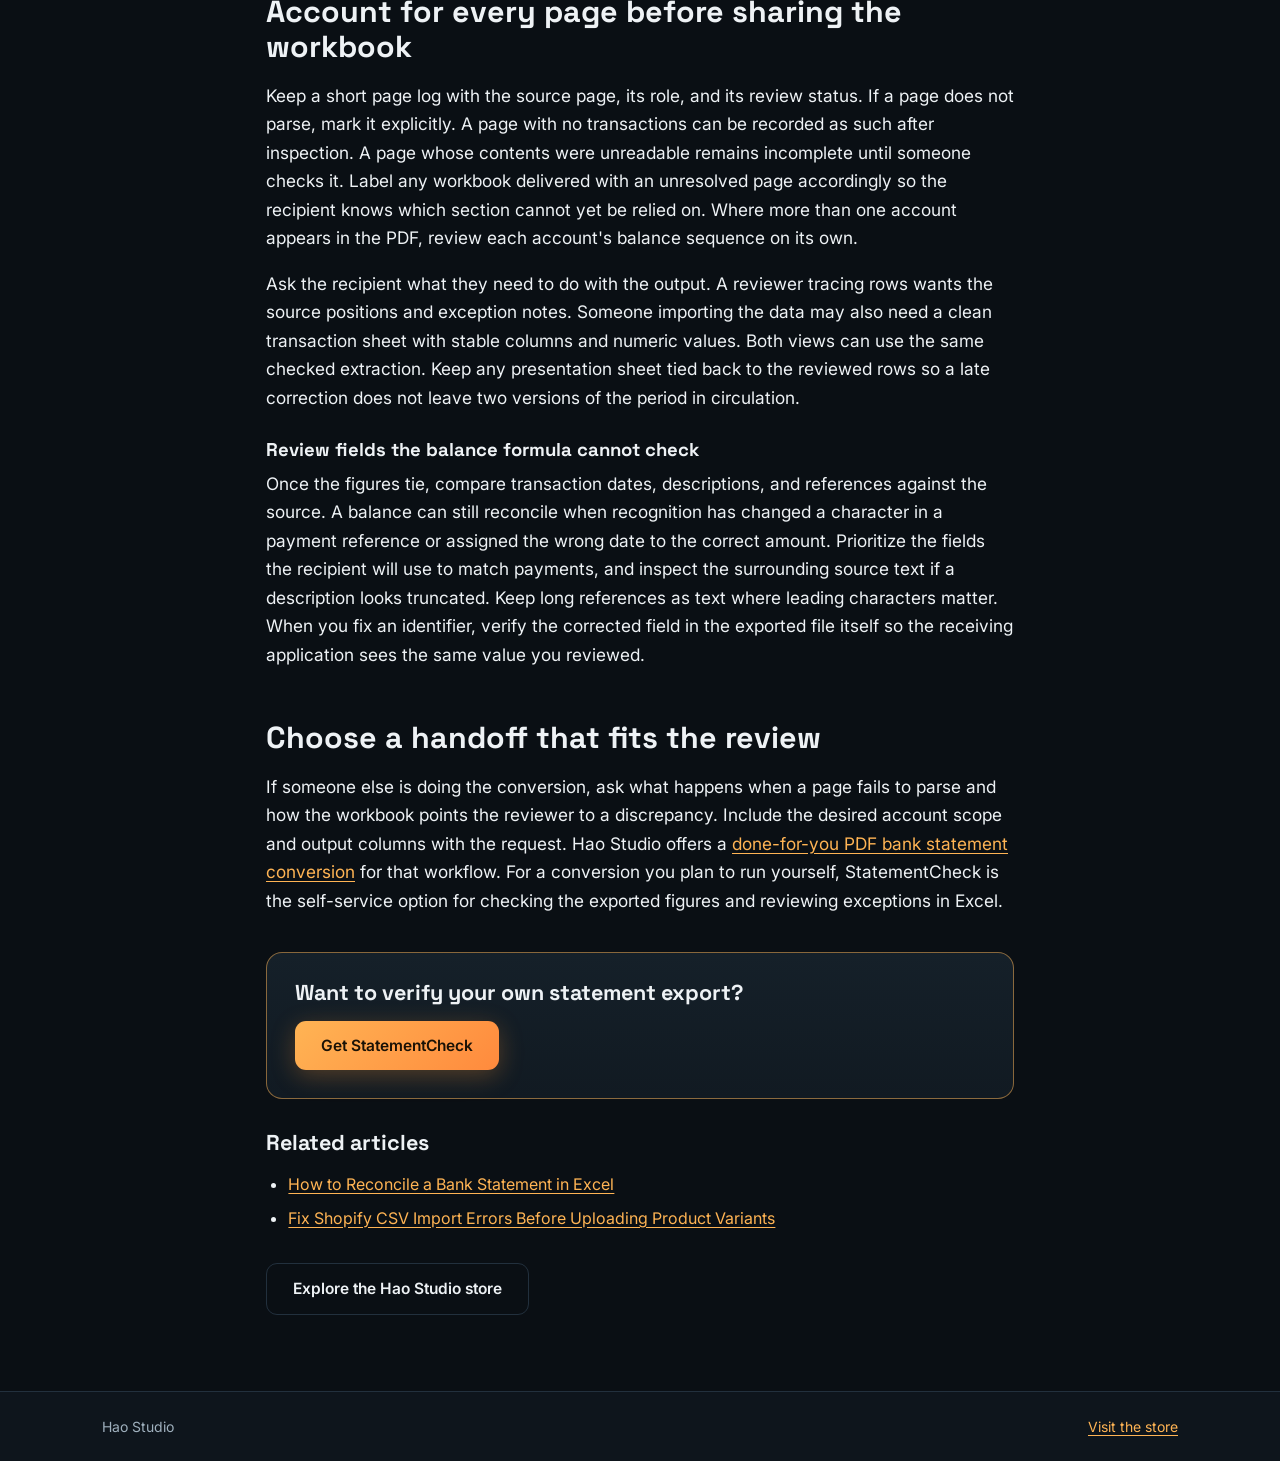
<file: blog/pdf-bank-statement-to-excel/index.html>
<!doctype html>
<html lang="en">
<head>
  <meta charset="utf-8">
  <meta name="viewport" content="width=device-width, initial-scale=1">
  <meta name="theme-color" content="#0a0f14">
  <title>Convert a PDF Bank Statement to Excel and Verify the Result | Hao Studio</title>
  <meta name="description" content="Convert a PDF bank statement to Excel, catch missing or shifted rows, and verify the export against balances and live debit and credit totals.">
  <link rel="canonical" href="https://haostudio.me/blog/pdf-bank-statement-to-excel/">
  <meta property="og:site_name" content="Hao Studio">
  <meta property="og:title" content="Convert a PDF Bank Statement to Excel and Verify the Result">
  <meta property="og:description" content="Convert a PDF bank statement to Excel, catch missing or shifted rows, and verify the export against balances and live debit and credit totals.">
  <meta property="og:type" content="article">
  <meta property="og:url" content="https://haostudio.me/blog/pdf-bank-statement-to-excel/">
  <link rel="stylesheet" href="../assets/blog.css">
<script type="application/ld+json">
{
  "@context": "https://schema.org",
  "@type": "Article",
  "headline": "Convert a PDF Bank Statement to Excel and Verify the Result",
  "description": "Convert a PDF bank statement to Excel, catch missing or shifted rows, and verify the export against balances and live debit and credit totals.",
  "datePublished": "2026-11-15",
  "author": {
    "@type": "Organization",
    "name": "Hao Studio",
    "url": "https://haostudio.me"
  },
  "mainEntityOfPage": "https://haostudio.me/blog/pdf-bank-statement-to-excel/"
}
</script>
</head>
<body>
  <a class="skip" href="#main">Skip to content</a>
  <nav class="site-nav" aria-label="Main navigation">
    <div class="wrap nav-in">
      <a class="logo" href="https://haostudio.me">Hao <span>Studio</span></a>
      <div class="nav-links">
        <a href="https://haostudio.me">Shop</a>
        <a href="../">Blog</a>
      </div>
    </div>
  </nav>
  <main id="main" class="wrap article-wrap">
    <article>
      <header class="article-header">
        <a class="back" href="../">← All articles</a>
        <h1>Convert a PDF Bank Statement to Excel and Verify the Result</h1>
        <time datetime="2026-11-15">November 15, 2026</time>
      </header>
      <div class="article-body">
<p>If you searched for “convert PDF bank statement to Excel,” the conversion itself is only the first step. Keep the source page for every extracted row, check the transaction columns against the PDF, then verify the running balances and totals in Excel. That gives you a way to catch a row that was omitted, placed on the wrong line, or copied into the wrong amount column.</p>
<p>Start by checking which pages have selectable text and which are scans. Extract the text pages into a table. Route scan pages through an appropriate recognition or manual entry step and mark any page you cannot verify. Treat the spreadsheet as ready for handoff after every source page has a documented status and every difference in the balance checks has been reviewed.</p>
<h2>Inspect the PDF before choosing how to extract it</h2>
<p>Try selecting an individual date, description, and amount in a representative transaction. Then test another page, especially if a statement contains a mix of exports and scanned pages. Selectable text can help an extractor recover the characters, even when the visible rows and columns still have to be reconstructed from their positions. Scanned pages need a way to read the image. Low contrast, skew, or a clipped margin can leave the amount ambiguous after recognition.</p>
<p>Record which pages contain transactions and which contain supporting material such as terms or summary boxes. Keep the original statement and give the conversion a separate working name. For a statement with several account sections, make the account boundaries explicit before extracting anything. A page total or an opening balance from another account can look like an ordinary numeric row after the headings have been stripped out of the PDF.</p>
<h2>Why copying and pasting can miss a transaction</h2>
<p>A statement page looks like a spreadsheet because the elements line up on screen. Copying the text may follow the PDF&#x27;s internal order instead of the order a reader sees. A wrapped description can paste as its own record. An empty amount column can visually collapse so the remaining values appear to slide left. At the end of a page, a footer may arrive between a transaction and the next line of its description. These failures can occur while the pasted output still resembles a table.</p>
<p>Use each transaction&#x27;s layout to identify the row boundaries. Look for the date or another field that begins a transaction, then use the column positions to separate debit, credit, and balance. When the description wraps, attach its continuation to the correct transaction and preserve the full wording. Check transitions at page breaks, where the repeated column header and carried-forward amounts often sit close together. Also check repeated transaction amounts. A duplicated row can look plausible if you inspect it without the nearby statement lines.</p>
<h2>Build a worksheet with a path back to the PDF</h2>
<p>Keep a raw extraction sheet and a working transaction sheet. Give the working sheet separate columns for date, description, movement, reported balance, and source location. If the statement shows debits and credits separately, retain them in separate columns. If it uses signed amounts, document the convention based on visible statement examples. For a scan, keep an explicit review field so a person can distinguish checked amounts from amounts awaiting a source comparison.</p>
<p>Inspect dates and numbers after converting text to cells that Excel can calculate with. Be deliberate about the statement&#x27;s date order, the thousands separator, and the decimal mark. Check withdrawals and credits against the source before using the signed movement in formulas. Keep transaction ordering through the verification stage, even if you plan to reorder the file by vendor or date for a later workflow. Each expected balance needs the correct predecessor.</p>
<h2>Verify the output where mistakes would surface</h2>
<p>For each transaction, calculate the expected balance from the prior reported balance and the current movement. Use the statement&#x27;s opening balance for the first transaction when the source provides it. Compare expected and reported figures, and tie the debit and credit totals to the transaction ranges with live Excel formulas. Check the closing balance against the opening balance plus the net movement. A correct period total can coexist with an error inside the sequence, so review the row checks and the totals together.</p>
<p>Hao Studio tested this with a 25-transaction statement whose balance on the 13th transaction was deliberately changed by +10.00. The exported worksheet put the row-level discrepancy at Excel row 14. This case tested whether verification would find an error within a statement. It gives you values and a location you can use to understand what an actionable exception looks like.</p>
<div class="doc"><table><caption>What the conversion review made visible</caption>
<thead><tr><th scope="col">Verification item</th><th scope="col">Result in Hao Studio&#x27;s workflow</th></tr></thead>
<tbody>
<tr><td>Balance expected after the affected transaction</td><td>8,489.82</td></tr>
<tr><td>Balance shown on that transaction</td><td>8,499.82</td></tr>
<tr><td>Location returned by the check</td><td>Excel row 14</td></tr>
<tr><td>Debit and credit totals</td><td>Recalculable with live Excel formulas</td></tr>
<tr><td>Page that cannot be parsed</td><td>Listed as its own exception</td></tr>
</tbody></table></div>
<p>When the sheet flags a row, compare the values just before and after it with the PDF. If a line is missing, the first visible discrepancy can be on the next transaction because that balance reflects movement the export omitted. A scanned digit can instead damage the balance on the current row. Recover the source evidence first, make the correction in the working sheet, and rerun the checks. Leave the original extraction unchanged so someone else can see what the conversion produced.</p>
<h2>Account for every page before sharing the workbook</h2>
<p>Keep a short page log with the source page, its role, and its review status. If a page does not parse, mark it explicitly. A page with no transactions can be recorded as such after inspection. A page whose contents were unreadable remains incomplete until someone checks it. Label any workbook delivered with an unresolved page accordingly so the recipient knows which section cannot yet be relied on. Where more than one account appears in the PDF, review each account&#x27;s balance sequence on its own.</p>
<p>Ask the recipient what they need to do with the output. A reviewer tracing rows wants the source positions and exception notes. Someone importing the data may also need a clean transaction sheet with stable columns and numeric values. Both views can use the same checked extraction. Keep any presentation sheet tied back to the reviewed rows so a late correction does not leave two versions of the period in circulation.</p>
<h3>Review fields the balance formula cannot check</h3>
<p>Once the figures tie, compare transaction dates, descriptions, and references against the source. A balance can still reconcile when recognition has changed a character in a payment reference or assigned the wrong date to the correct amount. Prioritize the fields the recipient will use to match payments, and inspect the surrounding source text if a description looks truncated. Keep long references as text where leading characters matter. When you fix an identifier, verify the corrected field in the exported file itself so the receiving application sees the same value you reviewed.</p>
<h2>Choose a handoff that fits the review</h2>
<p>If someone else is doing the conversion, ask what happens when a page fails to parse and how the workbook points the reviewer to a discrepancy. Include the desired account scope and output columns with the request. Hao Studio offers a <a href="https://www.fiverr.com/hao315/convert-pdf-bank-statements-to-excel-and-verify-every-balance">done-for-you PDF bank statement conversion</a> for that workflow. For a conversion you plan to run yourself, StatementCheck is the self-service option for checking the exported figures and reviewing exceptions in Excel.</p>
      </div>
      <section class="cta" aria-labelledby="cta-title">
        <h2 id="cta-title">Want to verify your own statement export?</h2>
        <a class="btn" data-money-page href="https://www.creem.io/product/prod_aAiByVAcqsTfVxlLkHfJC">Get StatementCheck</a>
      </section>
    </article>
    <section class="related" aria-labelledby="related-title">
      <h2 id="related-title">Related articles</h2>
      <ul>
        <li><a href="../how-to-reconcile-a-bank-statement-in-excel/">How to Reconcile a Bank Statement in Excel</a></li>
        <li><a href="../shopify-csv-import-errors/">Fix Shopify CSV Import Errors Before Uploading Product Variants</a></li>
      </ul>
    </section>
    <div class="store-cta"><a class="btn ghost" href="https://haostudio.me">Explore the Hao Studio store</a></div>
  </main>

  <footer class="site-footer">
    <div class="wrap footer-in">
      <span>Hao Studio</span>
      <a href="https://haostudio.me">Visit the store</a>
    </div>
  </footer>
</body>
</html>
</file>
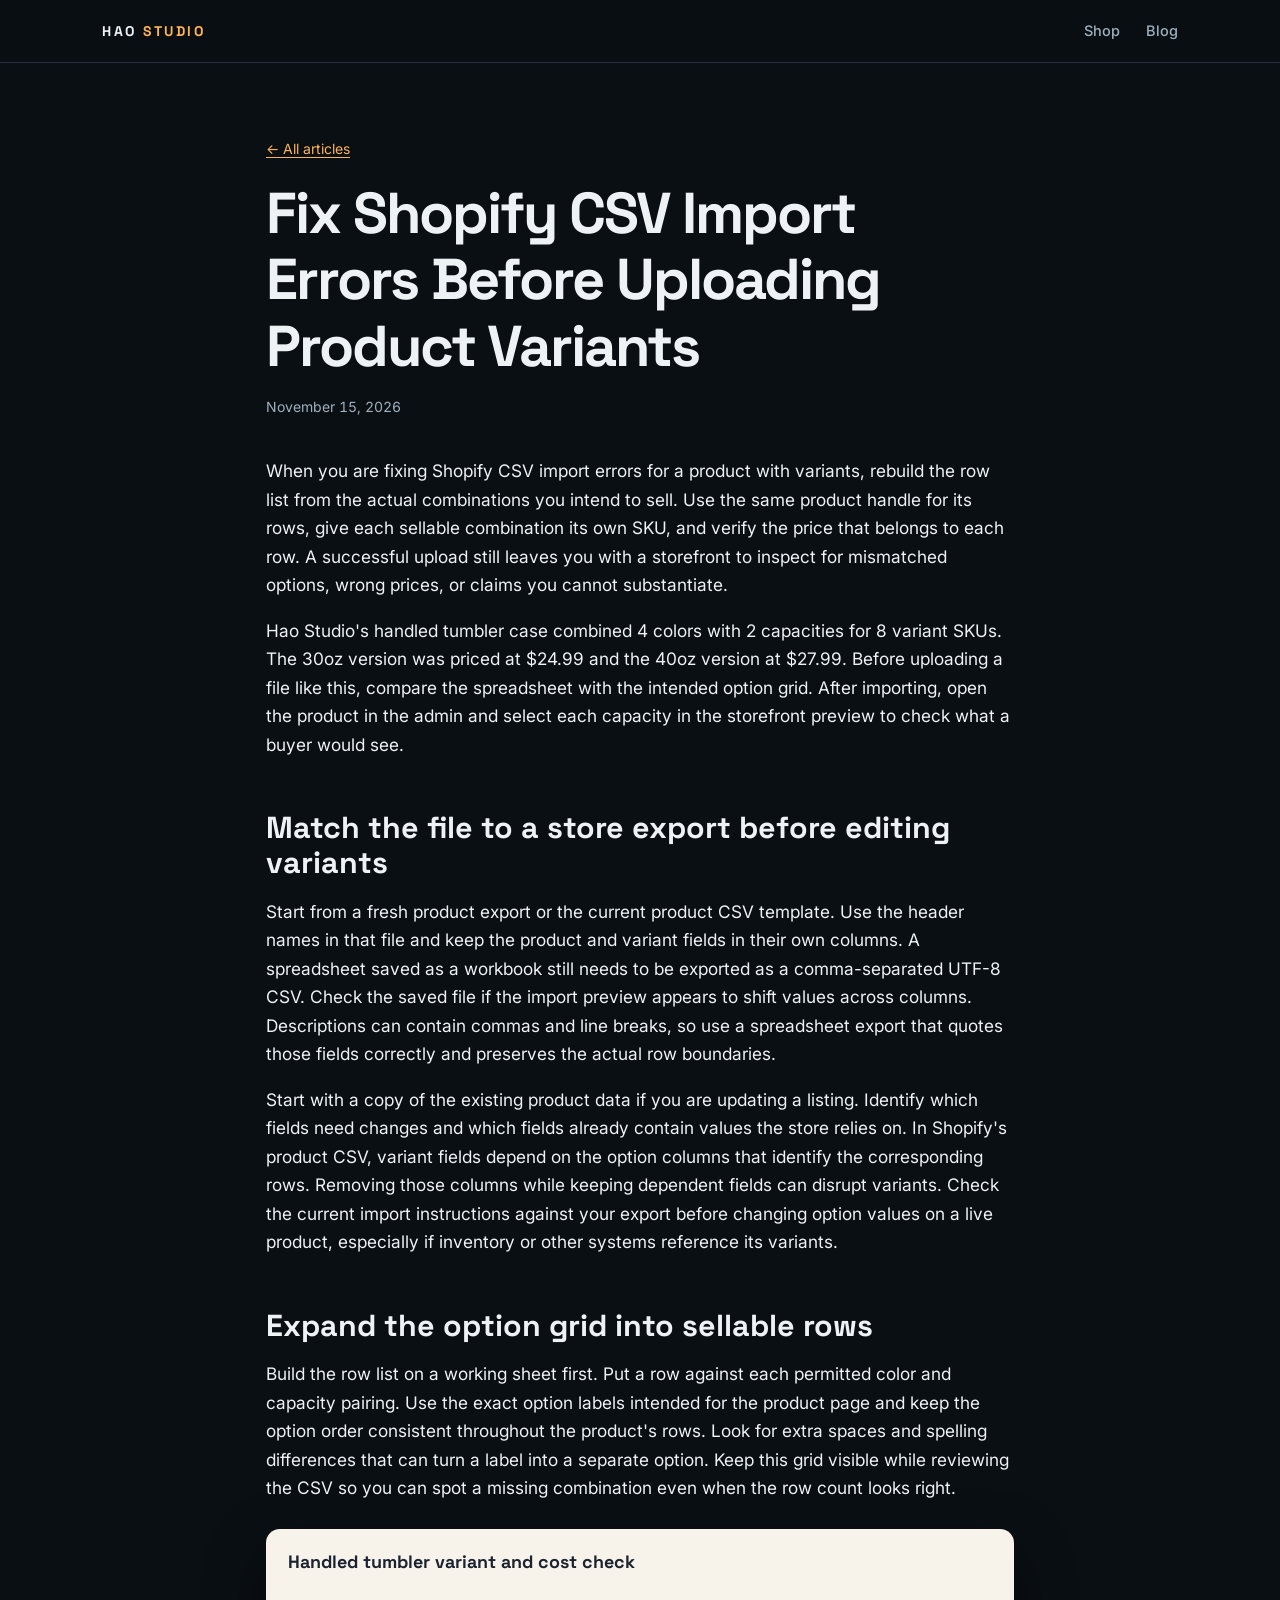
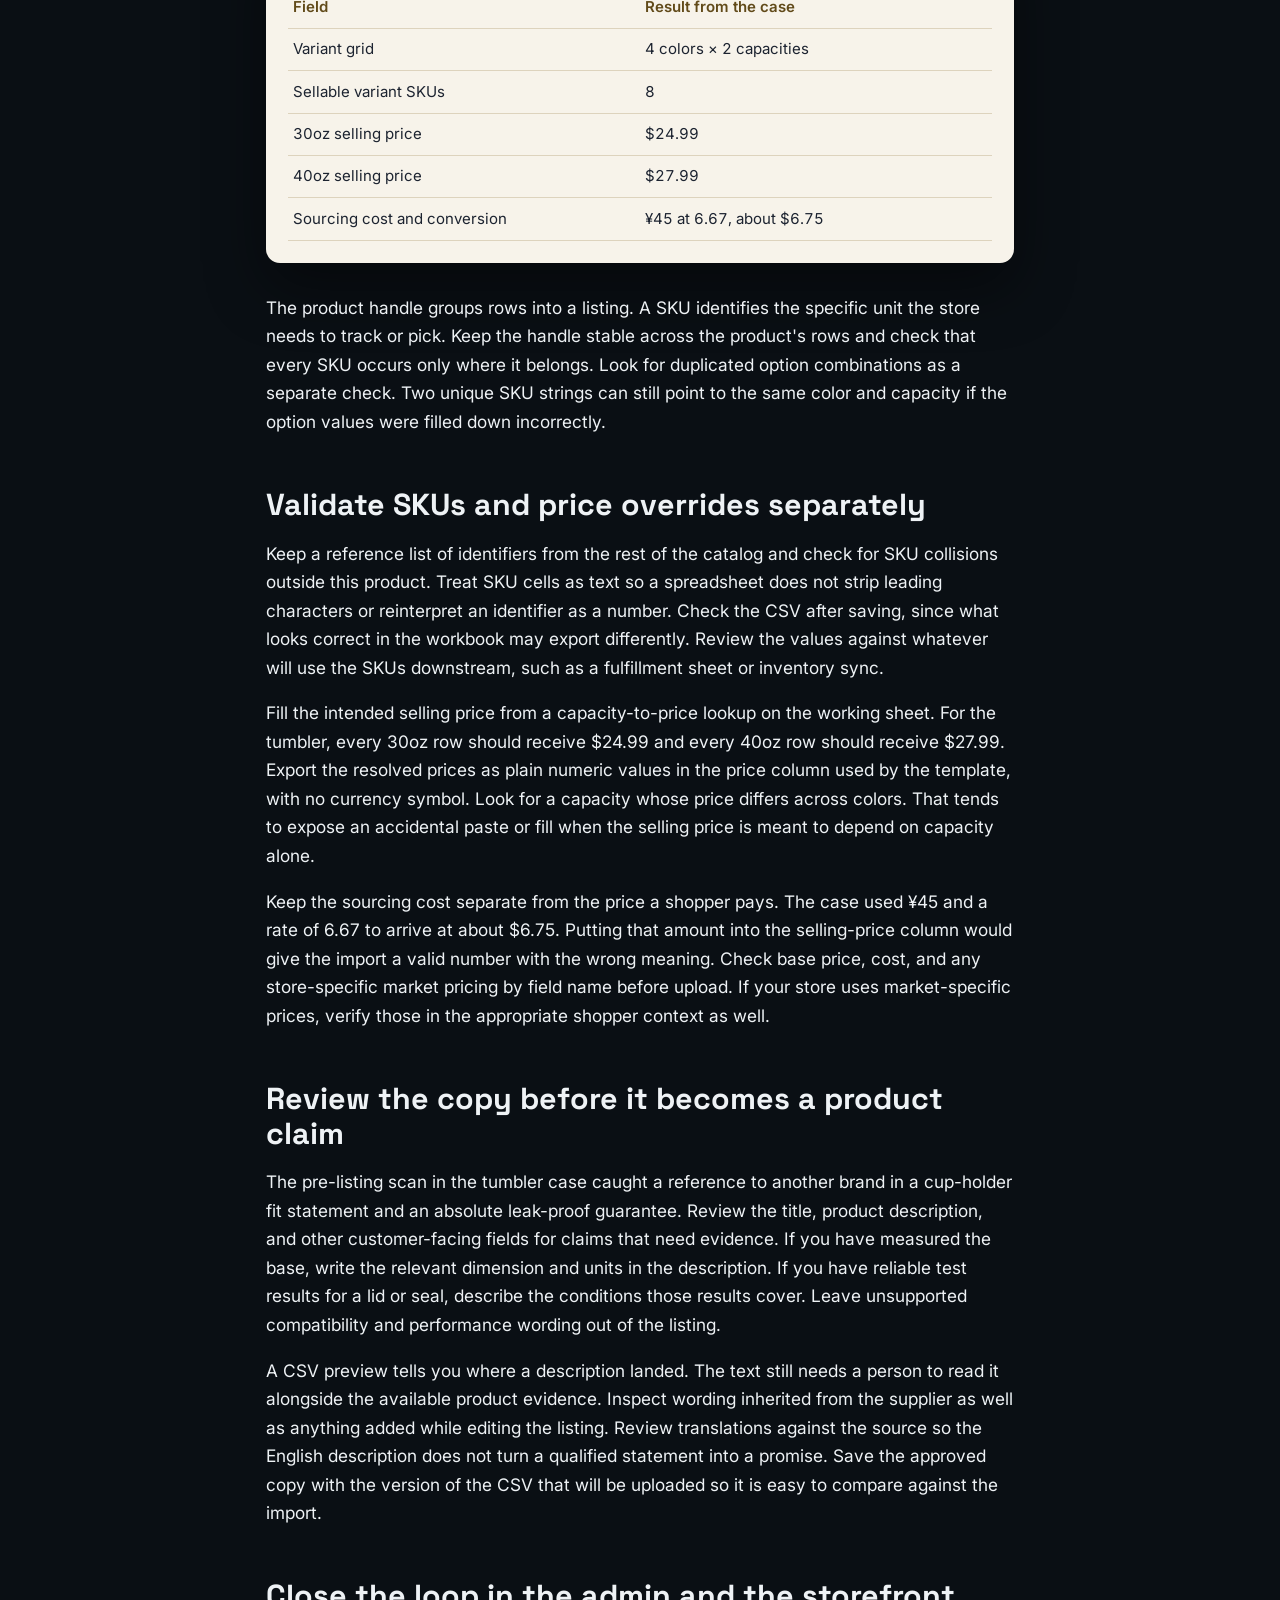
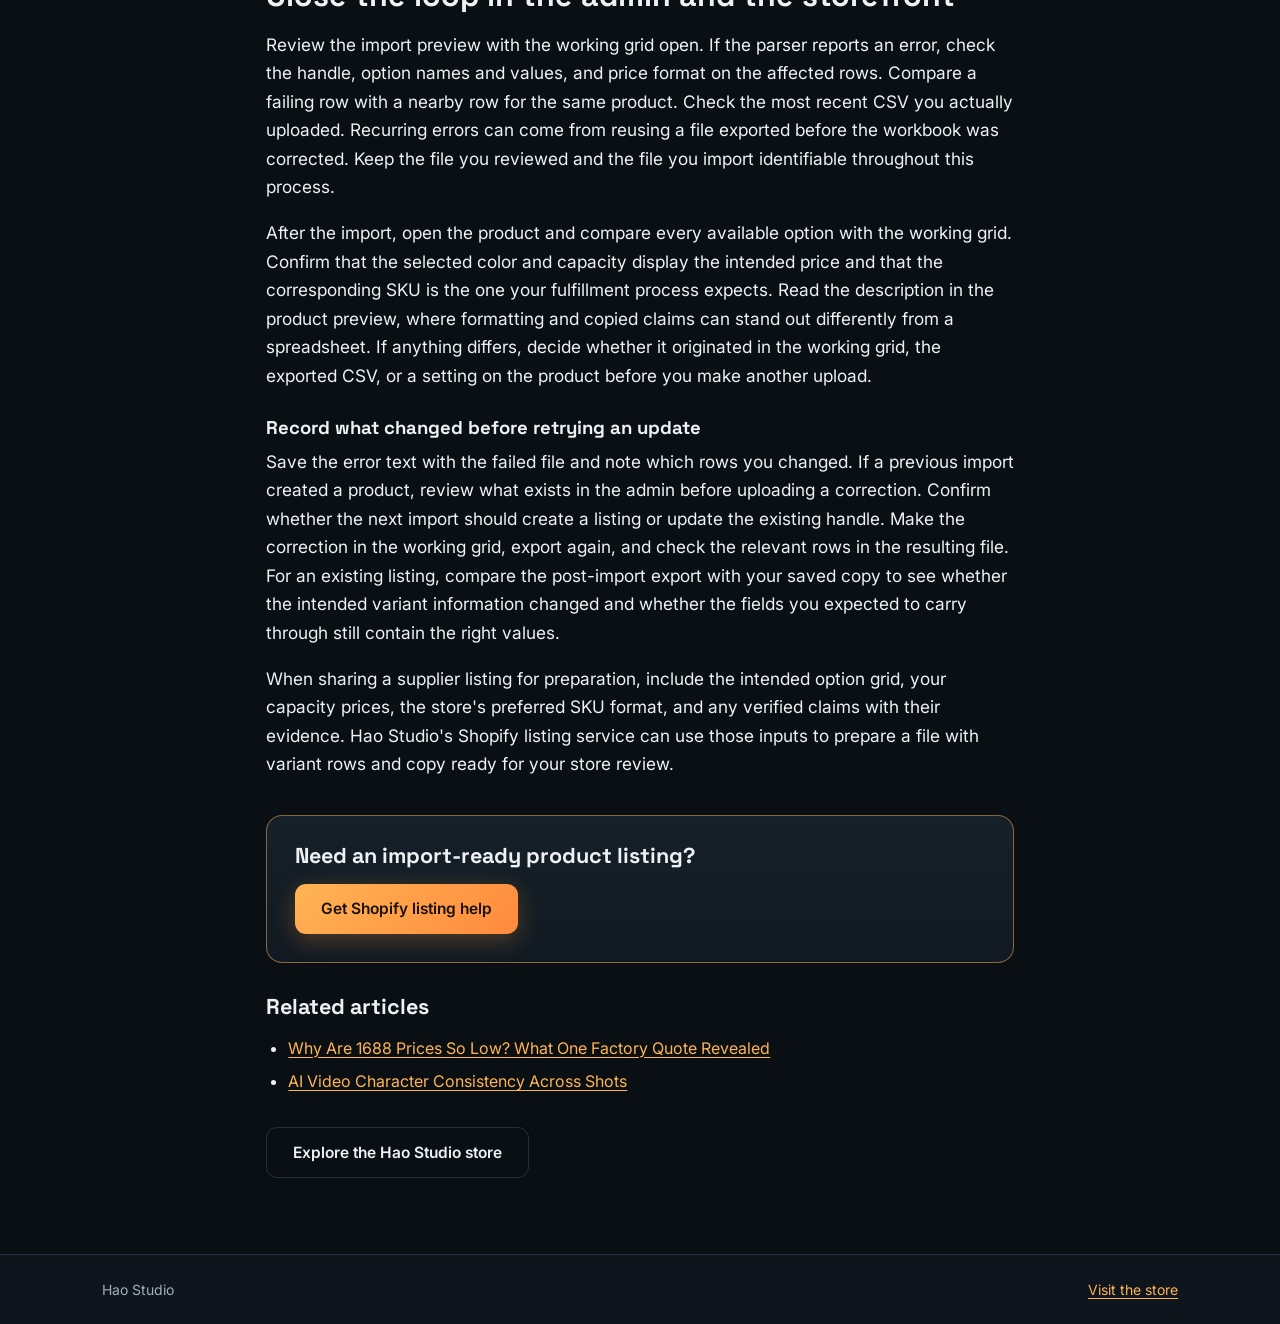
<file: blog/shopify-csv-import-errors/index.html>
<!doctype html>
<html lang="en">
<head>
  <meta charset="utf-8">
  <meta name="viewport" content="width=device-width, initial-scale=1">
  <meta name="theme-color" content="#0a0f14">
  <title>Fix Shopify CSV Import Errors Before Uploading Product Variants | Hao Studio</title>
  <meta name="description" content="Fix Shopify CSV import errors by checking variant rows, unique SKUs, capacity-based prices, and the product claims that reach the storefront.">
  <link rel="canonical" href="https://haostudio.me/blog/shopify-csv-import-errors/">
  <meta property="og:site_name" content="Hao Studio">
  <meta property="og:title" content="Fix Shopify CSV Import Errors Before Uploading Product Variants">
  <meta property="og:description" content="Fix Shopify CSV import errors by checking variant rows, unique SKUs, capacity-based prices, and the product claims that reach the storefront.">
  <meta property="og:type" content="article">
  <meta property="og:url" content="https://haostudio.me/blog/shopify-csv-import-errors/">
  <link rel="stylesheet" href="../assets/blog.css">
<script type="application/ld+json">
{
  "@context": "https://schema.org",
  "@type": "Article",
  "headline": "Fix Shopify CSV Import Errors Before Uploading Product Variants",
  "description": "Fix Shopify CSV import errors by checking variant rows, unique SKUs, capacity-based prices, and the product claims that reach the storefront.",
  "datePublished": "2026-11-15",
  "author": {
    "@type": "Organization",
    "name": "Hao Studio",
    "url": "https://haostudio.me"
  },
  "mainEntityOfPage": "https://haostudio.me/blog/shopify-csv-import-errors/"
}
</script>
</head>
<body>
  <a class="skip" href="#main">Skip to content</a>
  <nav class="site-nav" aria-label="Main navigation">
    <div class="wrap nav-in">
      <a class="logo" href="https://haostudio.me">Hao <span>Studio</span></a>
      <div class="nav-links">
        <a href="https://haostudio.me">Shop</a>
        <a href="../">Blog</a>
      </div>
    </div>
  </nav>
  <main id="main" class="wrap article-wrap">
    <article>
      <header class="article-header">
        <a class="back" href="../">← All articles</a>
        <h1>Fix Shopify CSV Import Errors Before Uploading Product Variants</h1>
        <time datetime="2026-11-15">November 15, 2026</time>
      </header>
      <div class="article-body">
<p>When you are fixing Shopify CSV import errors for a product with variants, rebuild the row list from the actual combinations you intend to sell. Use the same product handle for its rows, give each sellable combination its own SKU, and verify the price that belongs to each row. A successful upload still leaves you with a storefront to inspect for mismatched options, wrong prices, or claims you cannot substantiate.</p>
<p>Hao Studio&#x27;s handled tumbler case combined 4 colors with 2 capacities for 8 variant SKUs. The 30oz version was priced at $24.99 and the 40oz version at $27.99. Before uploading a file like this, compare the spreadsheet with the intended option grid. After importing, open the product in the admin and select each capacity in the storefront preview to check what a buyer would see.</p>
<h2>Match the file to a store export before editing variants</h2>
<p>Start from a fresh product export or the current product CSV template. Use the header names in that file and keep the product and variant fields in their own columns. A spreadsheet saved as a workbook still needs to be exported as a comma-separated UTF-8 CSV. Check the saved file if the import preview appears to shift values across columns. Descriptions can contain commas and line breaks, so use a spreadsheet export that quotes those fields correctly and preserves the actual row boundaries.</p>
<p>Start with a copy of the existing product data if you are updating a listing. Identify which fields need changes and which fields already contain values the store relies on. In Shopify&#x27;s product CSV, variant fields depend on the option columns that identify the corresponding rows. Removing those columns while keeping dependent fields can disrupt variants. Check the current import instructions against your export before changing option values on a live product, especially if inventory or other systems reference its variants.</p>
<h2>Expand the option grid into sellable rows</h2>
<p>Build the row list on a working sheet first. Put a row against each permitted color and capacity pairing. Use the exact option labels intended for the product page and keep the option order consistent throughout the product&#x27;s rows. Look for extra spaces and spelling differences that can turn a label into a separate option. Keep this grid visible while reviewing the CSV so you can spot a missing combination even when the row count looks right.</p>
<div class="doc"><table><caption>Handled tumbler variant and cost check</caption>
<thead><tr><th scope="col">Field</th><th scope="col">Result from the case</th></tr></thead>
<tbody>
<tr><td>Variant grid</td><td>4 colors × 2 capacities</td></tr>
<tr><td>Sellable variant SKUs</td><td>8</td></tr>
<tr><td>30oz selling price</td><td>$24.99</td></tr>
<tr><td>40oz selling price</td><td>$27.99</td></tr>
<tr><td>Sourcing cost and conversion</td><td>¥45 at 6.67, about $6.75</td></tr>
</tbody></table></div>
<p>The product handle groups rows into a listing. A SKU identifies the specific unit the store needs to track or pick. Keep the handle stable across the product&#x27;s rows and check that every SKU occurs only where it belongs. Look for duplicated option combinations as a separate check. Two unique SKU strings can still point to the same color and capacity if the option values were filled down incorrectly.</p>
<h2>Validate SKUs and price overrides separately</h2>
<p>Keep a reference list of identifiers from the rest of the catalog and check for SKU collisions outside this product. Treat SKU cells as text so a spreadsheet does not strip leading characters or reinterpret an identifier as a number. Check the CSV after saving, since what looks correct in the workbook may export differently. Review the values against whatever will use the SKUs downstream, such as a fulfillment sheet or inventory sync.</p>
<p>Fill the intended selling price from a capacity-to-price lookup on the working sheet. For the tumbler, every 30oz row should receive $24.99 and every 40oz row should receive $27.99. Export the resolved prices as plain numeric values in the price column used by the template, with no currency symbol. Look for a capacity whose price differs across colors. That tends to expose an accidental paste or fill when the selling price is meant to depend on capacity alone.</p>
<p>Keep the sourcing cost separate from the price a shopper pays. The case used ¥45 and a rate of 6.67 to arrive at about $6.75. Putting that amount into the selling-price column would give the import a valid number with the wrong meaning. Check base price, cost, and any store-specific market pricing by field name before upload. If your store uses market-specific prices, verify those in the appropriate shopper context as well.</p>
<h2>Review the copy before it becomes a product claim</h2>
<p>The pre-listing scan in the tumbler case caught a reference to another brand in a cup-holder fit statement and an absolute leak-proof guarantee. Review the title, product description, and other customer-facing fields for claims that need evidence. If you have measured the base, write the relevant dimension and units in the description. If you have reliable test results for a lid or seal, describe the conditions those results cover. Leave unsupported compatibility and performance wording out of the listing.</p>
<p>A CSV preview tells you where a description landed. The text still needs a person to read it alongside the available product evidence. Inspect wording inherited from the supplier as well as anything added while editing the listing. Review translations against the source so the English description does not turn a qualified statement into a promise. Save the approved copy with the version of the CSV that will be uploaded so it is easy to compare against the import.</p>
<h2>Close the loop in the admin and the storefront</h2>
<p>Review the import preview with the working grid open. If the parser reports an error, check the handle, option names and values, and price format on the affected rows. Compare a failing row with a nearby row for the same product. Check the most recent CSV you actually uploaded. Recurring errors can come from reusing a file exported before the workbook was corrected. Keep the file you reviewed and the file you import identifiable throughout this process.</p>
<p>After the import, open the product and compare every available option with the working grid. Confirm that the selected color and capacity display the intended price and that the corresponding SKU is the one your fulfillment process expects. Read the description in the product preview, where formatting and copied claims can stand out differently from a spreadsheet. If anything differs, decide whether it originated in the working grid, the exported CSV, or a setting on the product before you make another upload.</p>
<h3>Record what changed before retrying an update</h3>
<p>Save the error text with the failed file and note which rows you changed. If a previous import created a product, review what exists in the admin before uploading a correction. Confirm whether the next import should create a listing or update the existing handle. Make the correction in the working grid, export again, and check the relevant rows in the resulting file. For an existing listing, compare the post-import export with your saved copy to see whether the intended variant information changed and whether the fields you expected to carry through still contain the right values.</p>
<p>When sharing a supplier listing for preparation, include the intended option grid, your capacity prices, the store&#x27;s preferred SKU format, and any verified claims with their evidence. Hao Studio&#x27;s Shopify listing service can use those inputs to prepare a file with variant rows and copy ready for your store review.</p>
      </div>
      <section class="cta" aria-labelledby="cta-title">
        <h2 id="cta-title">Need an import-ready product listing?</h2>
        <a class="btn" data-money-page href="https://www.fiverr.com/hao315/turn-your-1688-product-into-an-import-ready-shopify-listing">Get Shopify listing help</a>
      </section>
    </article>
    <section class="related" aria-labelledby="related-title">
      <h2 id="related-title">Related articles</h2>
      <ul>
        <li><a href="../1688-prices-explained/">Why Are 1688 Prices So Low? What One Factory Quote Revealed</a></li>
        <li><a href="../keep-ai-video-character-consistent/">AI Video Character Consistency Across Shots</a></li>
      </ul>
    </section>
    <div class="store-cta"><a class="btn ghost" href="https://haostudio.me">Explore the Hao Studio store</a></div>
  </main>

  <footer class="site-footer">
    <div class="wrap footer-in">
      <span>Hao Studio</span>
      <a href="https://haostudio.me">Visit the store</a>
    </div>
  </footer>
</body>
</html>
</file>
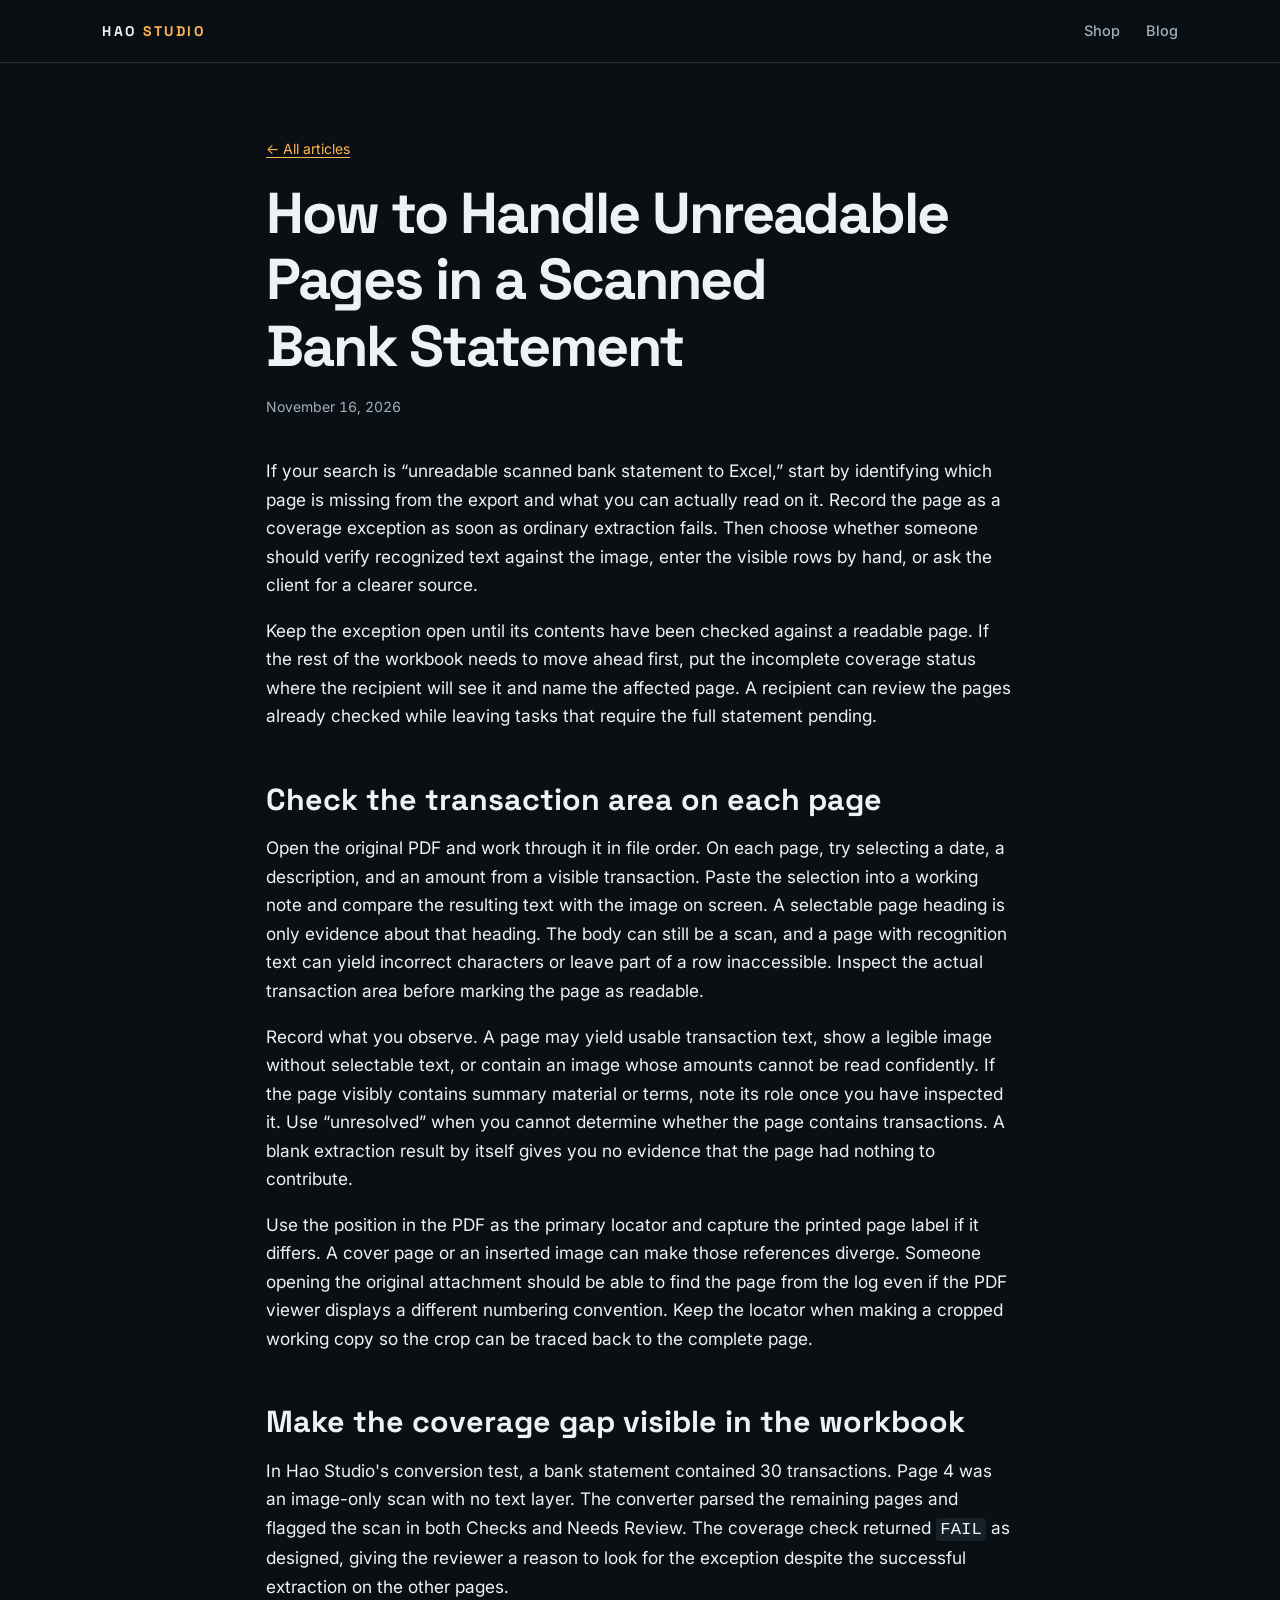
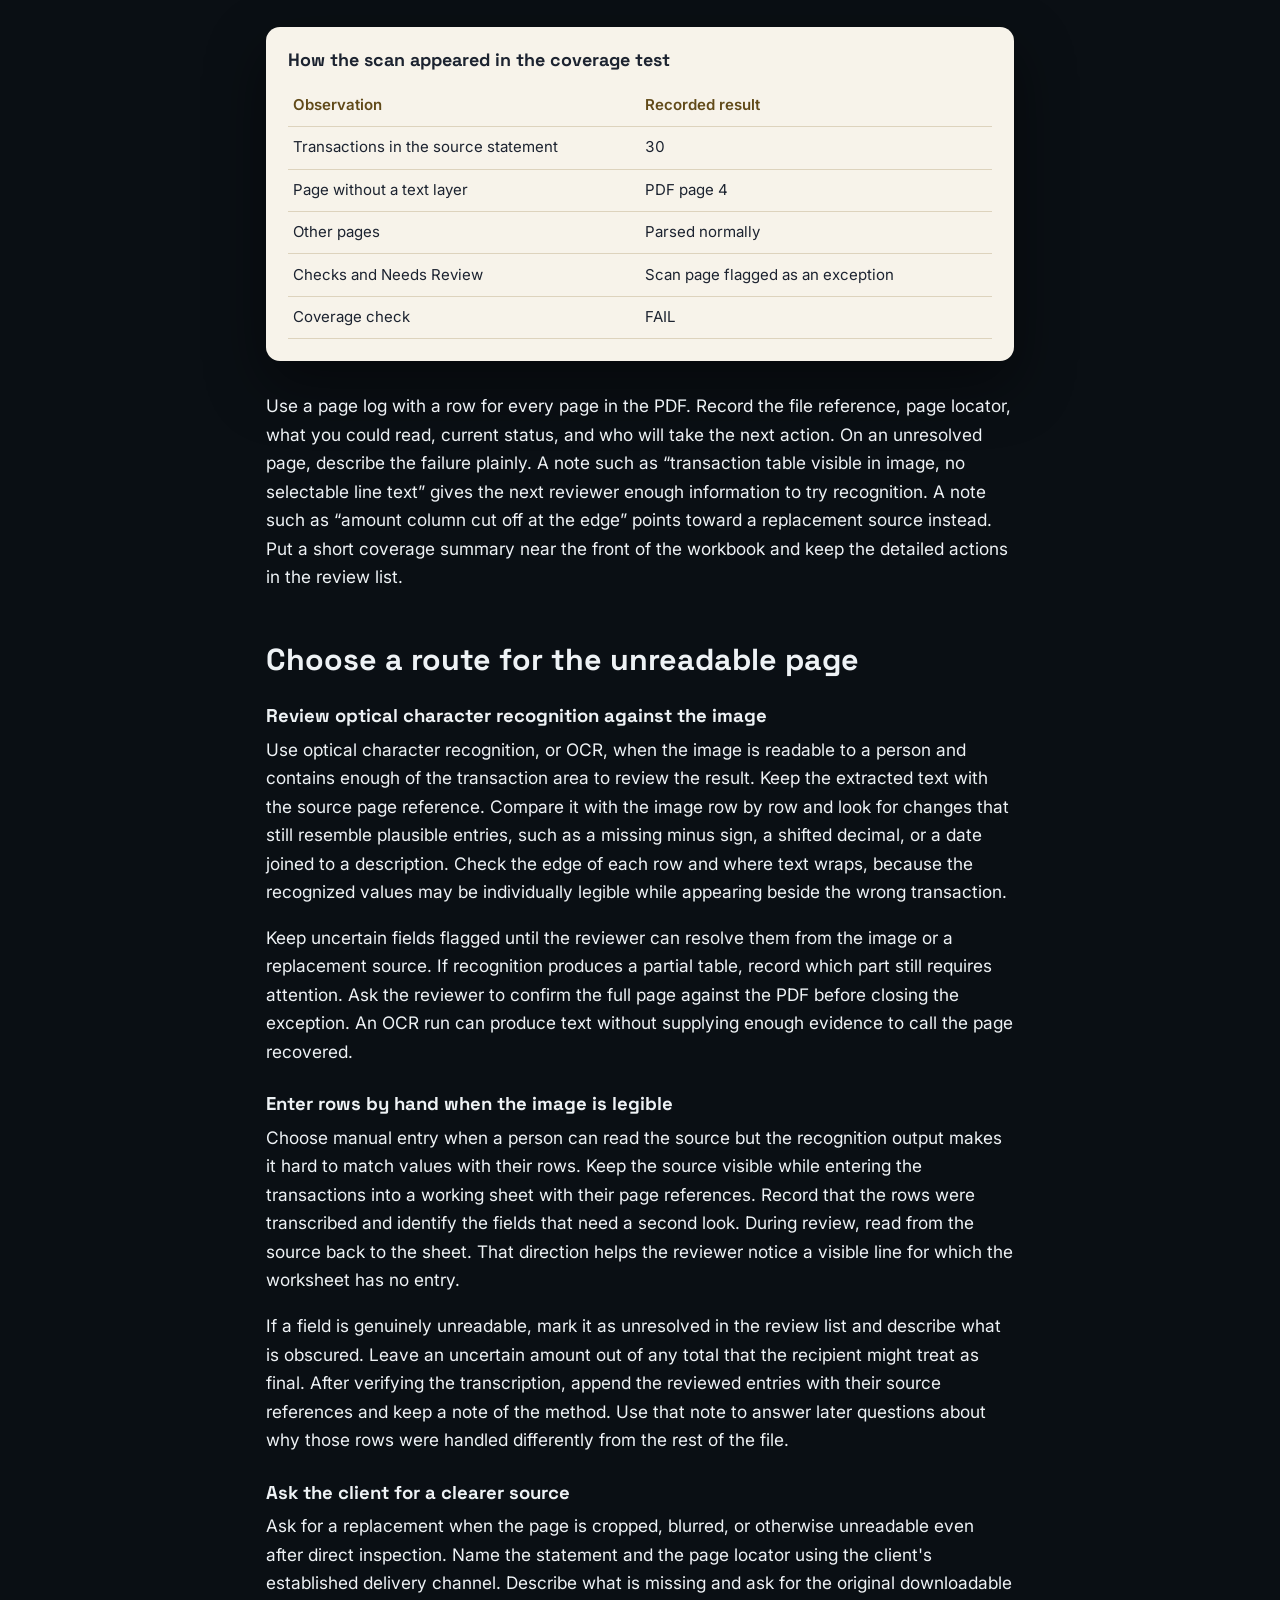
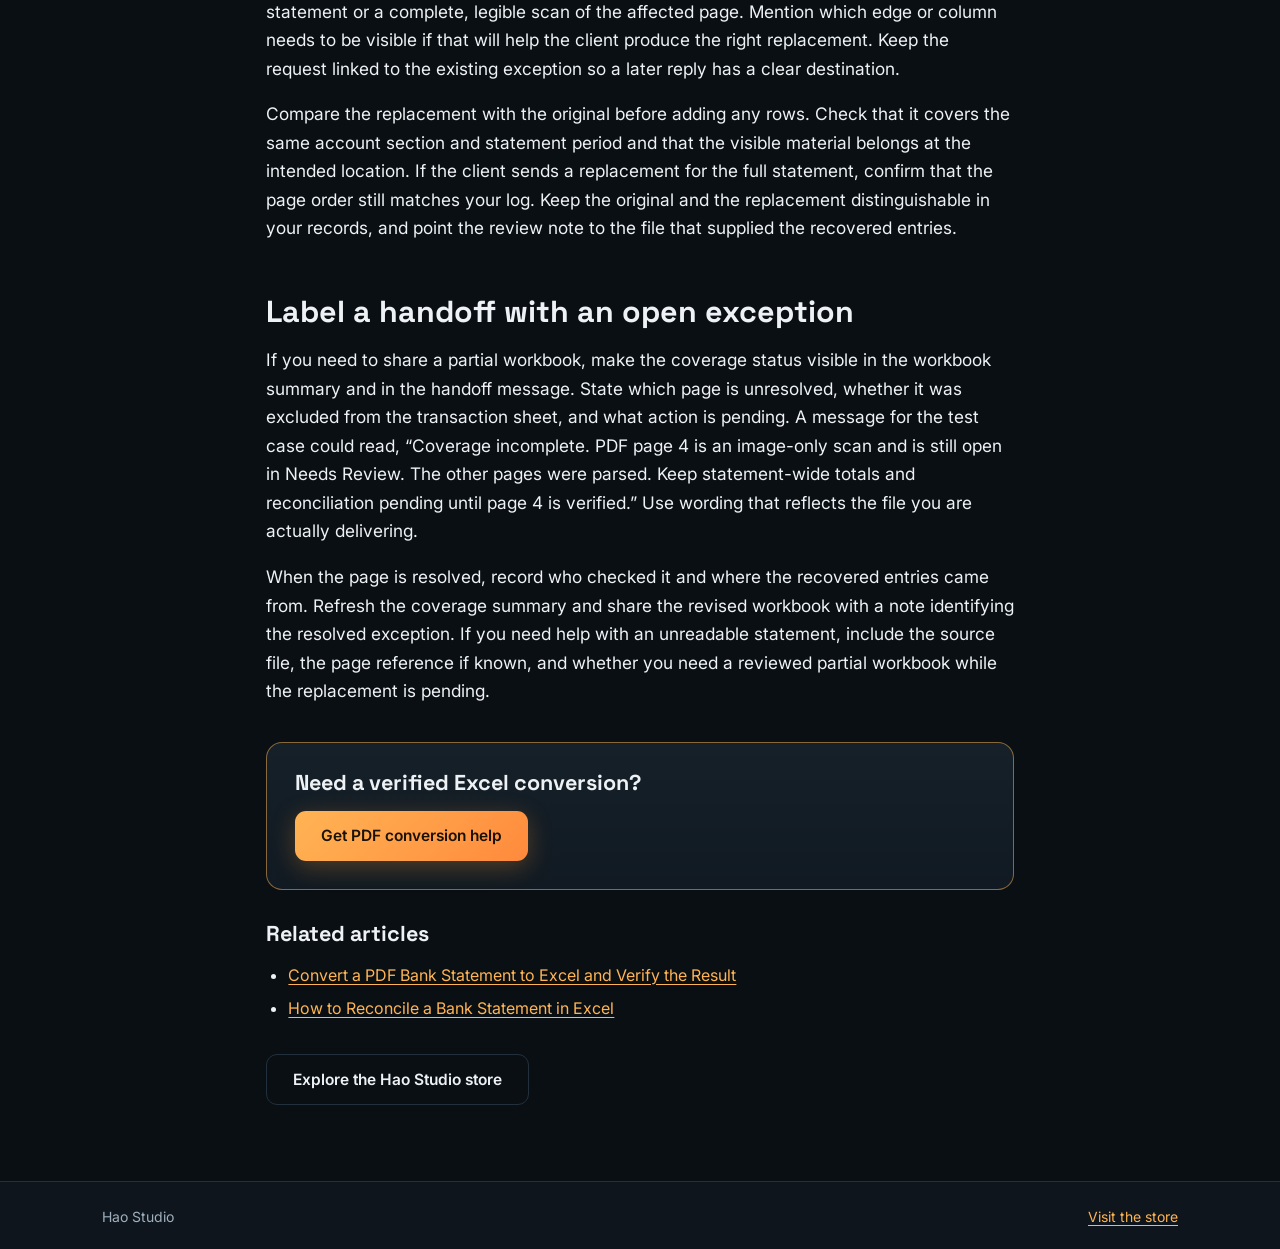
<file: blog/unreadable-scanned-bank-statement-to-excel/index.html>
<!doctype html>
<html lang="en">
<head>
  <meta charset="utf-8">
  <meta name="viewport" content="width=device-width, initial-scale=1">
  <meta name="theme-color" content="#0a0f14">
  <title>How to Handle Unreadable Pages in a Scanned Bank Statement | Hao Studio</title>
  <meta name="description" content="Identify unreadable bank statement pages, log coverage gaps, and decide when to review OCR, transcribe the page, or request a clearer copy.">
  <link rel="canonical" href="https://haostudio.me/blog/unreadable-scanned-bank-statement-to-excel/">
  <meta property="og:site_name" content="Hao Studio">
  <meta property="og:title" content="How to Handle Unreadable Pages in a Scanned Bank Statement">
  <meta property="og:description" content="Identify unreadable bank statement pages, log coverage gaps, and decide when to review OCR, transcribe the page, or request a clearer copy.">
  <meta property="og:type" content="article">
  <meta property="og:url" content="https://haostudio.me/blog/unreadable-scanned-bank-statement-to-excel/">
  <link rel="stylesheet" href="../assets/blog.css">
<script type="application/ld+json">
{
  "@context": "https://schema.org",
  "@type": "Article",
  "headline": "How to Handle Unreadable Pages in a Scanned Bank Statement",
  "description": "Identify unreadable bank statement pages, log coverage gaps, and decide when to review OCR, transcribe the page, or request a clearer copy.",
  "datePublished": "2026-11-16",
  "author": {
    "@type": "Organization",
    "name": "Hao Studio",
    "url": "https://haostudio.me"
  },
  "mainEntityOfPage": "https://haostudio.me/blog/unreadable-scanned-bank-statement-to-excel/"
}
</script>
</head>
<body>
  <a class="skip" href="#main">Skip to content</a>
  <nav class="site-nav" aria-label="Main navigation">
    <div class="wrap nav-in">
      <a class="logo" href="https://haostudio.me">Hao <span>Studio</span></a>
      <div class="nav-links">
        <a href="https://haostudio.me">Shop</a>
        <a href="../">Blog</a>
      </div>
    </div>
  </nav>
  <main id="main" class="wrap article-wrap">
    <article>
      <header class="article-header">
        <a class="back" href="../">← All articles</a>
        <h1>How to Handle Unreadable Pages in a Scanned Bank Statement</h1>
        <time datetime="2026-11-16">November 16, 2026</time>
      </header>
      <div class="article-body">
<p>If your search is “unreadable scanned bank statement to Excel,” start by identifying which page is missing from the export and what you can actually read on it. Record the page as a coverage exception as soon as ordinary extraction fails. Then choose whether someone should verify recognized text against the image, enter the visible rows by hand, or ask the client for a clearer source.</p>
<p>Keep the exception open until its contents have been checked against a readable page. If the rest of the workbook needs to move ahead first, put the incomplete coverage status where the recipient will see it and name the affected page. A recipient can review the pages already checked while leaving tasks that require the full statement pending.</p>
<h2>Check the transaction area on each page</h2>
<p>Open the original PDF and work through it in file order. On each page, try selecting a date, a description, and an amount from a visible transaction. Paste the selection into a working note and compare the resulting text with the image on screen. A selectable page heading is only evidence about that heading. The body can still be a scan, and a page with recognition text can yield incorrect characters or leave part of a row inaccessible. Inspect the actual transaction area before marking the page as readable.</p>
<p>Record what you observe. A page may yield usable transaction text, show a legible image without selectable text, or contain an image whose amounts cannot be read confidently. If the page visibly contains summary material or terms, note its role once you have inspected it. Use “unresolved” when you cannot determine whether the page contains transactions. A blank extraction result by itself gives you no evidence that the page had nothing to contribute.</p>
<p>Use the position in the PDF as the primary locator and capture the printed page label if it differs. A cover page or an inserted image can make those references diverge. Someone opening the original attachment should be able to find the page from the log even if the PDF viewer displays a different numbering convention. Keep the locator when making a cropped working copy so the crop can be traced back to the complete page.</p>
<h2>Make the coverage gap visible in the workbook</h2>
<p>In Hao Studio&#x27;s conversion test, a bank statement contained 30 transactions. Page 4 was an image-only scan with no text layer. The converter parsed the remaining pages and flagged the scan in both Checks and Needs Review. The coverage check returned <code>FAIL</code> as designed, giving the reviewer a reason to look for the exception despite the successful extraction on the other pages.</p>
<div class="doc"><table><caption>How the scan appeared in the coverage test</caption>
<thead><tr><th scope="col">Observation</th><th scope="col">Recorded result</th></tr></thead>
<tbody>
<tr><td>Transactions in the source statement</td><td>30</td></tr>
<tr><td>Page without a text layer</td><td>PDF page 4</td></tr>
<tr><td>Other pages</td><td>Parsed normally</td></tr>
<tr><td>Checks and Needs Review</td><td>Scan page flagged as an exception</td></tr>
<tr><td>Coverage check</td><td>FAIL</td></tr>
</tbody></table></div>
<p>Use a page log with a row for every page in the PDF. Record the file reference, page locator, what you could read, current status, and who will take the next action. On an unresolved page, describe the failure plainly. A note such as “transaction table visible in image, no selectable line text” gives the next reviewer enough information to try recognition. A note such as “amount column cut off at the edge” points toward a replacement source instead. Put a short coverage summary near the front of the workbook and keep the detailed actions in the review list.</p>
<h2>Choose a route for the unreadable page</h2>
<h3>Review optical character recognition against the image</h3>
<p>Use optical character recognition, or OCR, when the image is readable to a person and contains enough of the transaction area to review the result. Keep the extracted text with the source page reference. Compare it with the image row by row and look for changes that still resemble plausible entries, such as a missing minus sign, a shifted decimal, or a date joined to a description. Check the edge of each row and where text wraps, because the recognized values may be individually legible while appearing beside the wrong transaction.</p>
<p>Keep uncertain fields flagged until the reviewer can resolve them from the image or a replacement source. If recognition produces a partial table, record which part still requires attention. Ask the reviewer to confirm the full page against the PDF before closing the exception. An OCR run can produce text without supplying enough evidence to call the page recovered.</p>
<h3>Enter rows by hand when the image is legible</h3>
<p>Choose manual entry when a person can read the source but the recognition output makes it hard to match values with their rows. Keep the source visible while entering the transactions into a working sheet with their page references. Record that the rows were transcribed and identify the fields that need a second look. During review, read from the source back to the sheet. That direction helps the reviewer notice a visible line for which the worksheet has no entry.</p>
<p>If a field is genuinely unreadable, mark it as unresolved in the review list and describe what is obscured. Leave an uncertain amount out of any total that the recipient might treat as final. After verifying the transcription, append the reviewed entries with their source references and keep a note of the method. Use that note to answer later questions about why those rows were handled differently from the rest of the file.</p>
<h3>Ask the client for a clearer source</h3>
<p>Ask for a replacement when the page is cropped, blurred, or otherwise unreadable even after direct inspection. Name the statement and the page locator using the client&#x27;s established delivery channel. Describe what is missing and ask for the original downloadable statement or a complete, legible scan of the affected page. Mention which edge or column needs to be visible if that will help the client produce the right replacement. Keep the request linked to the existing exception so a later reply has a clear destination.</p>
<p>Compare the replacement with the original before adding any rows. Check that it covers the same account section and statement period and that the visible material belongs at the intended location. If the client sends a replacement for the full statement, confirm that the page order still matches your log. Keep the original and the replacement distinguishable in your records, and point the review note to the file that supplied the recovered entries.</p>
<h2>Label a handoff with an open exception</h2>
<p>If you need to share a partial workbook, make the coverage status visible in the workbook summary and in the handoff message. State which page is unresolved, whether it was excluded from the transaction sheet, and what action is pending. A message for the test case could read, “Coverage incomplete. PDF page 4 is an image-only scan and is still open in Needs Review. The other pages were parsed. Keep statement-wide totals and reconciliation pending until page 4 is verified.” Use wording that reflects the file you are actually delivering.</p>
<p>When the page is resolved, record who checked it and where the recovered entries came from. Refresh the coverage summary and share the revised workbook with a note identifying the resolved exception. If you need help with an unreadable statement, include the source file, the page reference if known, and whether you need a reviewed partial workbook while the replacement is pending.</p>
      </div>
      <section class="cta" aria-labelledby="cta-title">
        <h2 id="cta-title">Need a verified Excel conversion?</h2>
        <a class="btn" data-money-page href="https://www.fiverr.com/hao315/convert-pdf-bank-statements-to-excel-and-verify-every-balance">Get PDF conversion help</a>
      </section>
    </article>
    <section class="related" aria-labelledby="related-title">
      <h2 id="related-title">Related articles</h2>
      <ul>
        <li><a href="../pdf-bank-statement-to-excel/">Convert a PDF Bank Statement to Excel and Verify the Result</a></li>
        <li><a href="../how-to-reconcile-a-bank-statement-in-excel/">How to Reconcile a Bank Statement in Excel</a></li>
      </ul>
    </section>
    <div class="store-cta"><a class="btn ghost" href="https://haostudio.me">Explore the Hao Studio store</a></div>
  </main>

  <footer class="site-footer">
    <div class="wrap footer-in">
      <span>Hao Studio</span>
      <a href="https://haostudio.me">Visit the store</a>
    </div>
  </footer>
</body>
</html>
</file>
<file: blog/assets/blog.css>
@import url("https://fonts.googleapis.com/css2?family=Space+Grotesk:wght@500;600;700&family=Inter:wght@400;500;600&display=swap");

:root {
  color-scheme: dark;
  --bg: #0a0f14;
  --bg2: #0e151c;
  --panel: #111a22;
  --panel2: #152029;
  --line: #22303d;
  --ink: #eef2f5;
  --mut: #9fb0bd;
  --mut2: #7d8fa0;
  --amber: #ffb454;
  --amber2: #ff8a3d;
  --radius: 16px;
  --heading: "Space Grotesk", Inter, "Segoe UI", sans-serif;
}

* { box-sizing: border-box; }
body { margin: 0; background: var(--bg); color: var(--ink); font: 400 1rem/1.65 Inter, -apple-system, "Segoe UI", Roboto, Arial, sans-serif; }
h1, h2, h3 { margin: 0; font-family: var(--heading); line-height: 1.15; }
a { color: var(--amber); text-underline-offset: .2em; }
a:focus-visible { outline: 2px solid var(--amber); outline-offset: 4px; }
p { margin: 0 0 1em; }
.wrap { width: min(100%, 1120px); margin-inline: auto; padding-inline: clamp(16px, 4vw, 22px); }
.skip { position: fixed; top: .5rem; left: .5rem; z-index: 30; padding: .5rem; background: var(--bg); transform: translateY(-150%); }
.skip:focus { transform: none; }

.site-nav { position: sticky; top: 0; z-index: 20; background: rgb(10 15 20 / .82); backdrop-filter: blur(10px); border-bottom: 1px solid var(--line); }
.nav-in { display: flex; justify-content: space-between; align-items: center; gap: 14px; min-height: 62px; }
.logo { font: 700 14px var(--heading); letter-spacing: 2.5px; text-transform: uppercase; color: var(--ink); text-decoration: none; }
.logo span, .blog-header em { color: var(--amber); font-style: normal; }
.nav-links { display: flex; gap: clamp(14px, 4vw, 26px); align-items: center; }
.nav-links a { color: var(--mut); text-decoration: none; font-size: 14.5px; font-weight: 500; }
.nav-links a:hover, .nav-links [aria-current] { color: var(--amber); }

.article-wrap { max-width: 792px; padding-bottom: clamp(36px, 7vw, 76px); }
.article-header, .blog-header { padding-block: clamp(34px, 7vw, 72px) clamp(24px, 4vw, 38px); }
.back { display: inline-block; margin-bottom: 20px; font-size: .875rem; }
h1 { font-size: clamp(2rem, 6vw, 3.6rem); letter-spacing: -.035em; text-wrap: balance; }
time { display: inline-block; margin-top: 16px; color: var(--mut); font-size: .875rem; font-variant-numeric: tabular-nums; }
.article-body { font-size: clamp(1rem, 2vw, 1.08rem); overflow-wrap: anywhere; }
.article-body h2 { font-size: clamp(1.45rem, 3.4vw, 1.9rem); margin: 1.7em 0 .55em; }
.article-body h3 { font-size: 1.16rem; margin: 1.45em 0 .5em; }
.article-body ul { padding-inline-start: 1.4rem; }
.article-body li + li { margin-top: .4em; }
code { background: var(--panel2); padding: .12em .25em; border-radius: .2em; }

.doc { margin: 1.5em 0 1.8em; padding: clamp(12px, 3vw, 22px); background: #f7f3ea; color: #1c2330; border-radius: 14px; box-shadow: 0 24px 60px rgb(0 0 0 / .45); }
.doc table { width: 100%; table-layout: fixed; border-collapse: collapse; font-size: clamp(.82rem, 2.6vw, .94rem); }
.doc caption { text-align: left; font: 700 1.12rem/1.2 var(--heading); margin-bottom: .8em; }
.doc th, .doc td { border-bottom: 1px solid #ddd3bd; padding: .55em .35em; text-align: left; vertical-align: top; }
.doc th { color: #614a19; font-weight: 600; }
.doc td { font-variant-numeric: tabular-nums; }

.cta, .post-card { background: linear-gradient(180deg, var(--panel2), var(--panel)); border: 1px solid var(--line); border-radius: var(--radius); padding: clamp(18px, 4vw, 28px); }
.cta { margin-top: 2.3rem; border-color: rgb(255 180 84 / .5); }
.cta h2, .related h2 { margin-bottom: 15px; font-size: 1.35rem; }
.btn { display: inline-block; background: linear-gradient(135deg, var(--amber), var(--amber2)); color: #1a1206; padding: 12px 26px; border-radius: 11px; text-decoration: none; font-weight: 600; font-size: 15.5px; box-shadow: 0 6px 24px rgb(255 150 50 / .28); transition: transform .15s ease, box-shadow .15s ease; }
.btn:hover { transform: translateY(-1px); box-shadow: 0 10px 30px rgb(255 150 50 / .36); }
.btn.ghost { background: transparent; color: var(--ink); border: 1px solid var(--line); box-shadow: none; }
.btn.ghost:hover { border-color: var(--mut2); }
.related, .store-cta { margin-top: 2rem; }
.related ul { margin: 0; padding-left: 1.4rem; }
.related li + li { margin-top: .45rem; }

.blog-wrap { padding-bottom: clamp(36px, 7vw, 76px); }
.blog-header p { max-width: 42rem; margin: 16px 0 0; color: var(--mut); }
.blog-grid { display: grid; grid-template-columns: repeat(auto-fit, minmax(min(100%, 300px), 1fr)); gap: 20px; }
.post-card h2 { font-size: 1.38rem; }
.post-card h2 a { color: var(--ink); text-decoration-color: var(--amber); }
.post-card h2 a:hover { color: var(--amber); }
.post-card p { color: var(--mut); margin: .65em 0 0; }
.site-footer { background: var(--bg2); border-top: 1px solid var(--line); color: var(--mut); font-size: .875rem; }
.footer-in { display: flex; flex-wrap: wrap; justify-content: space-between; gap: 8px 16px; padding-block: 23px; }

@media (prefers-reduced-motion: reduce) {
  .btn { transition: none; }
}
</file>
<file: city-test/style.css>
:root {
  font-family: system-ui, "PingFang SC", "Microsoft YaHei", "Noto Sans CJK SC", sans-serif;
  font-size: 16px;
  font-synthesis: none;
  color-scheme: light;
}

*, *::before, *::after { box-sizing: border-box; }

body {
  margin: 0;
  background: var(--background, #f6f6f2);
  color: var(--ink, #222);
  line-height: 1.6;
}

button, input { font: inherit; }
button, a { -webkit-tap-highlight-color: transparent; }
button { cursor: pointer; }
h1, h2, p { margin: 0; }
h1, h2 { line-height: 1.3; }
h1:focus { outline: none; }

:focus-visible {
  outline: 3px solid var(--accent);
  outline-offset: 3px;
}

.shell {
  width: 100%;
  max-width: 430px;
  min-height: 100vh;
  min-height: 100svh;
  margin-inline: auto;
  padding: clamp(24px, 7vw, 34px) clamp(16px, 5.5vw, 25px) max(36px, env(safe-area-inset-bottom));
  background: var(--surface, #fff);
  border-inline: 1px solid var(--line, transparent);
  overflow-wrap: anywhere;
}

.home-hero {
  border-top: 2px solid var(--deep);
  padding-top: 20px;
}

.eyebrow {
  display: flex;
  align-items: center;
  gap: 8px;
  color: var(--accent);
  font-size: 15px;
  font-weight: 700;
  letter-spacing: .06em;
}

.eyebrow::before {
  content: "";
  flex: none;
  width: 8px;
  height: 8px;
  background: var(--accent);
  transform: rotate(45deg);
}

.home-hero h1 {
  margin: 14px 0 12px;
  font-size: clamp(35px, 10.3vw, 48px);
  font-weight: 850;
  letter-spacing: -.055em;
  text-wrap: balance;
}

.home-hero h1 span {
  display: inline-block;
  max-width: 100%;
}

.subtitle, .poster-hint { color: var(--muted); }

.hero-art {
  margin: 23px 0 24px;
  overflow: hidden;
  border-radius: 20px 20px 20px 5px;
  background: var(--deep);
  color: var(--highlight);
}

.hero-art svg {
  display: block;
  width: 100%;
  height: auto;
}

.art-center { fill: var(--deep); }

.access-form {
  padding: 16px;
  border: 1px solid var(--line);
  border-radius: 17px;
  background: var(--soft);
}

.access-form label {
  display: block;
  margin-bottom: 7px;
  font-weight: 700;
}

.access-form input {
  display: block;
  width: 100%;
  min-height: 50px;
  padding: 10px 12px;
  border: 1px solid var(--line);
  border-radius: 9px;
  background: var(--surface);
  color: var(--ink);
}

.access-form input::placeholder { color: var(--muted); }
.access-form input[aria-invalid="true"] { border-color: #a02c2c; }

.error {
  font-size: 15px;
  color: #9c2525;
}

.error:not(:empty) { margin-block: 8px; }
.access-form .button { margin-top: 12px; }

.button {
  width: 100%;
  min-height: 50px;
  padding: 10px 14px;
  display: flex;
  gap: 10px;
  align-items: center;
  justify-content: center;
  border: 1px solid transparent;
  border-radius: 10px;
  font-weight: 700;
  text-decoration: none;
}

.button[hidden] { display: none; }

.primary {
  background: var(--accent);
  color: #fff;
}

.primary:active { background: var(--deep); }

.secondary, .quiet {
  color: var(--accent);
  background: transparent;
}

.secondary { border-color: var(--line); }
.secondary:active, .quiet:active { background: var(--soft); }

.fine-print {
  margin: 17px auto 0;
  color: var(--muted);
  text-align: center;
  font-size: 15px;
}

.question-header {
  display: flex;
  flex-wrap: wrap;
  align-items: baseline;
  justify-content: space-between;
  gap: 5px 10px;
}

.step {
  color: var(--muted);
  font-variant-numeric: tabular-nums;
  font-size: 15px;
  font-weight: 650;
}

.progress {
  display: block;
  width: 100%;
  height: 7px;
  margin: 10px 0 29px;
  overflow: hidden;
  appearance: none;
  border: none;
  border-radius: 100px;
  background: var(--soft);
  color: var(--accent);
  accent-color: var(--accent);
}

.progress::-webkit-progress-bar { background: var(--soft); }
.progress::-webkit-progress-value { background: var(--accent); border-radius: inherit; }
.progress::-moz-progress-bar { background: var(--accent); border-radius: inherit; }

.prompt {
  margin-bottom: 22px;
  font-size: clamp(24px, 6.5vw, 30px);
  line-height: 1.45;
  letter-spacing: -.025em;
}

.options { display: grid; gap: 10px; }

.option {
  display: flex;
  align-items: center;
  min-height: 62px;
  gap: 11px;
  padding: 10px 12px;
  border: 1px solid var(--line);
  border-radius: 12px;
  text-align: start;
  background: var(--surface);
  color: var(--ink);
}

.option:active, .option[aria-pressed="true"] {
  border-color: var(--accent);
  background: var(--soft);
}

@media (hover: hover) {
  .option:hover { border-color: var(--accent); }
}

.option-letter {
  display: grid;
  place-items: center;
  flex: 0 0 32px;
  height: 32px;
  border-radius: 7px;
  background: var(--soft);
  color: var(--accent);
  font-size: 15px;
  font-weight: 750;
}

.option[aria-pressed="true"] .option-letter {
  background: var(--accent);
  color: #fff;
}

.previous {
  width: auto;
  margin-top: 15px;
}

.result-hero {
  position: relative;
  isolation: isolate;
  overflow: hidden;
  padding: 22px 18px;
  border-radius: 20px 20px 20px 5px;
  border-top: 4px solid var(--result-color);
  background: var(--soft);
}

.result-insignia {
  position: absolute;
  z-index: -1;
  top: -57px;
  right: -45px;
  width: 175px;
  aspect-ratio: 1;
  border: 1px solid currentColor;
  border-radius: 50%;
  color: var(--result-color);
  opacity: .36;
}

.result-insignia::before, .result-insignia::after {
  content: "";
  position: absolute;
  inset: 15px;
  border: 1px dashed currentColor;
  border-radius: 50%;
}

.result-insignia::after {
  inset: 31px;
  border-style: solid;
}

.result-label {
  color: var(--result-color);
  font-weight: 700;
}

.result-hero h1 {
  margin: 4px 0 8px;
  color: var(--result-color);
  font-size: clamp(44px, 12vw, 60px);
  font-weight: 850;
  letter-spacing: -.045em;
}

.result-verdict { font-size: 18px; font-weight: 650; }

.keywords {
  display: flex;
  flex-wrap: wrap;
  gap: 7px;
  list-style: none;
  margin: 15px 0 0;
  padding: 0;
}

.keywords li {
  padding: 2px 9px;
  border: 1px solid var(--line);
  border-radius: 40px;
  background: var(--surface);
  color: var(--result-color);
  font-size: 15px;
  font-weight: 650;
}

.result-copy { margin: 21px 0; }

.result-copy section {
  padding: 14px 0;
  border-bottom: 1px solid var(--line);
}

.result-copy section:first-child { padding-top: 0; }

.result-copy h2 {
  margin-bottom: 7px;
  font-size: 17px;
  color: var(--accent);
}

.result-copy p { line-height: 1.8; }

.actions { display: grid; gap: 9px; }
.actions > .error:empty { display: none; }
.poster h1 { font-size: 28px; }
.poster-hint { margin-top: 5px; }

.poster-image {
  display: block;
  width: 100%;
  height: auto;
  margin: 15px 0;
  border: 1px solid var(--line);
  border-radius: 10px;
}
</file>
